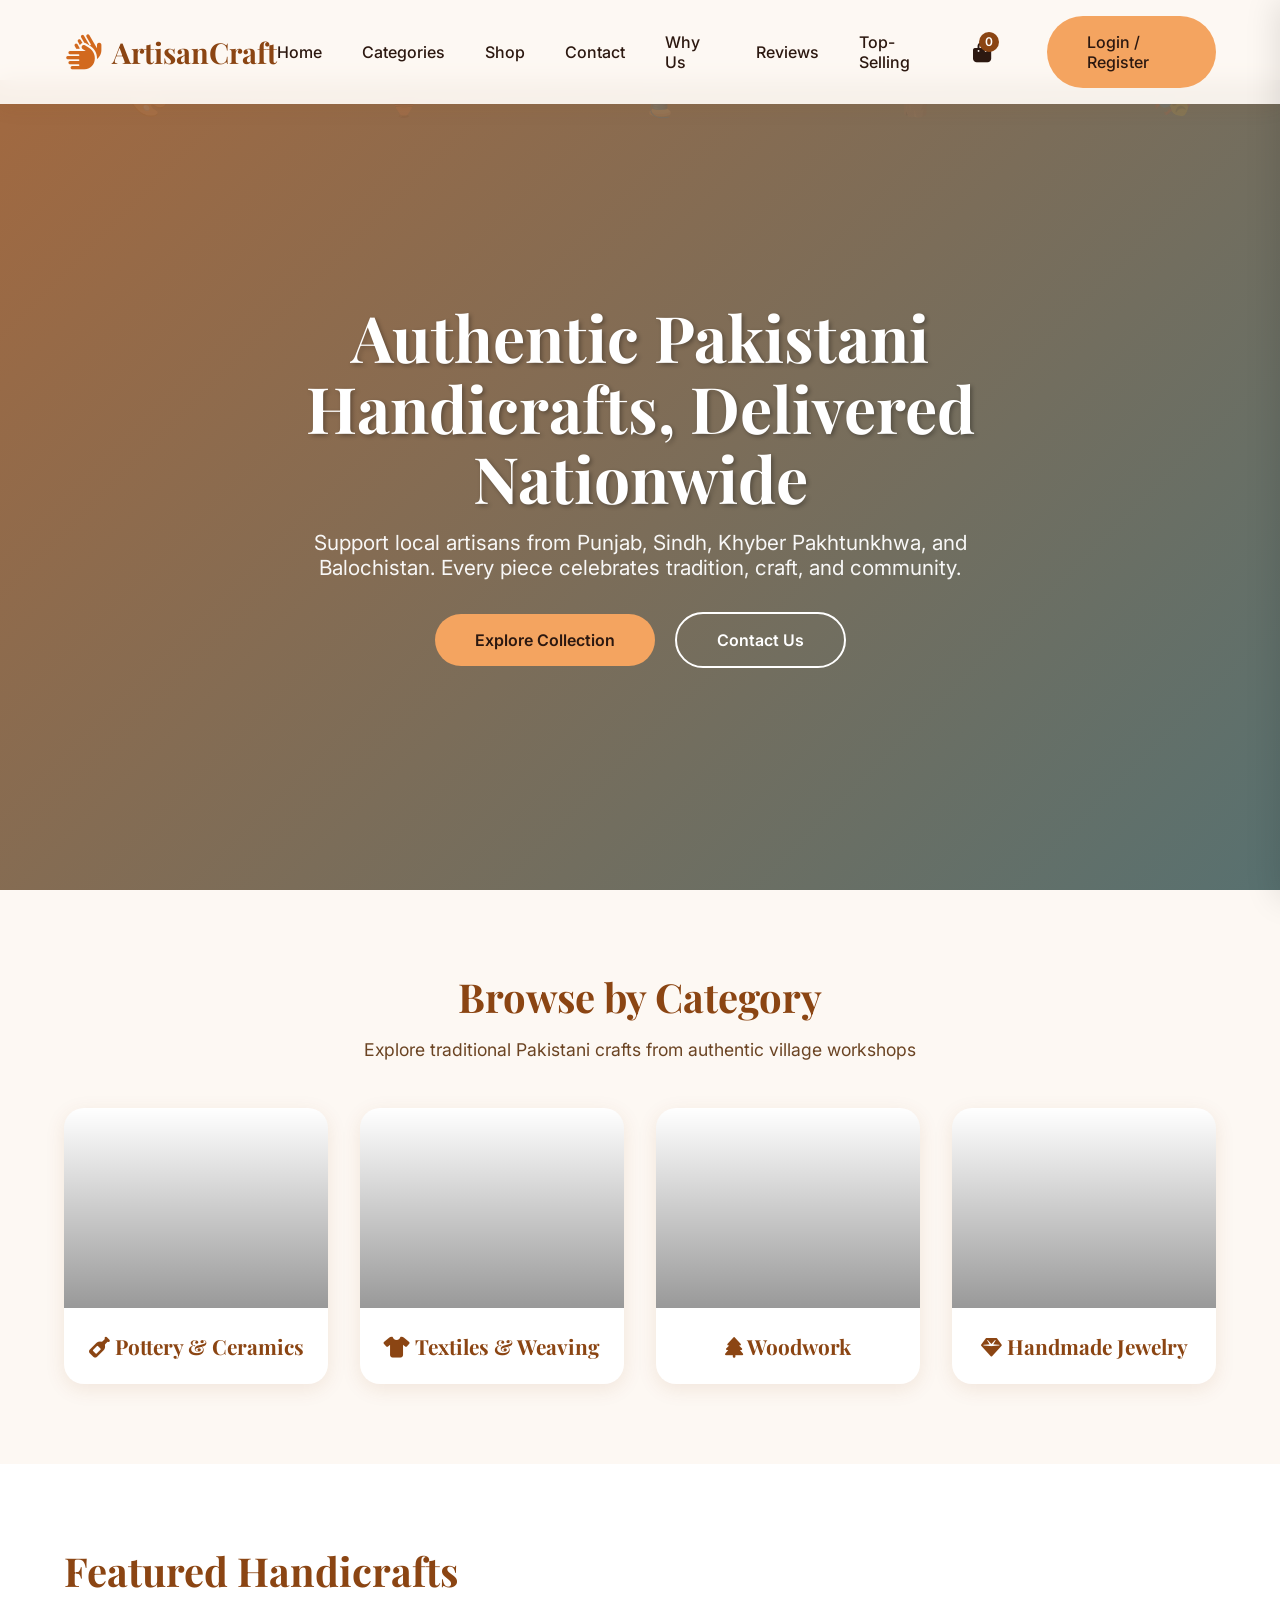
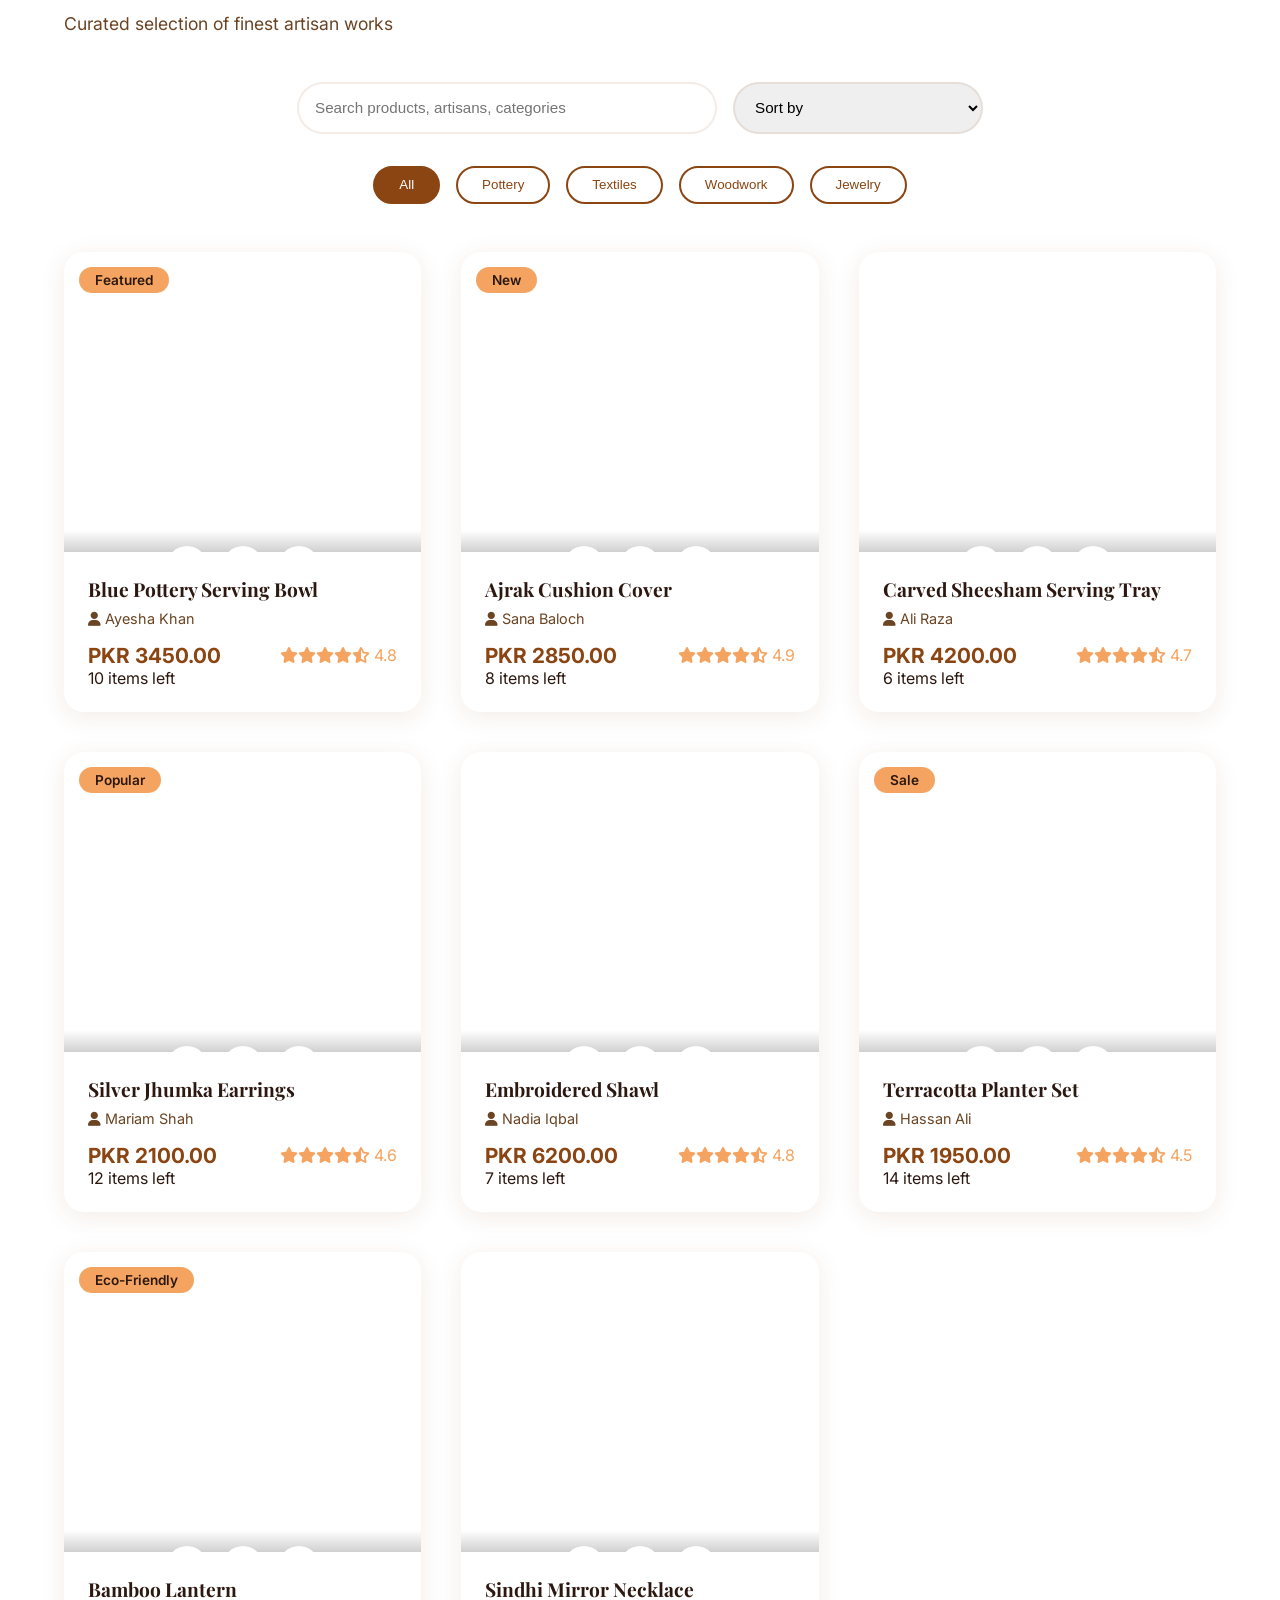
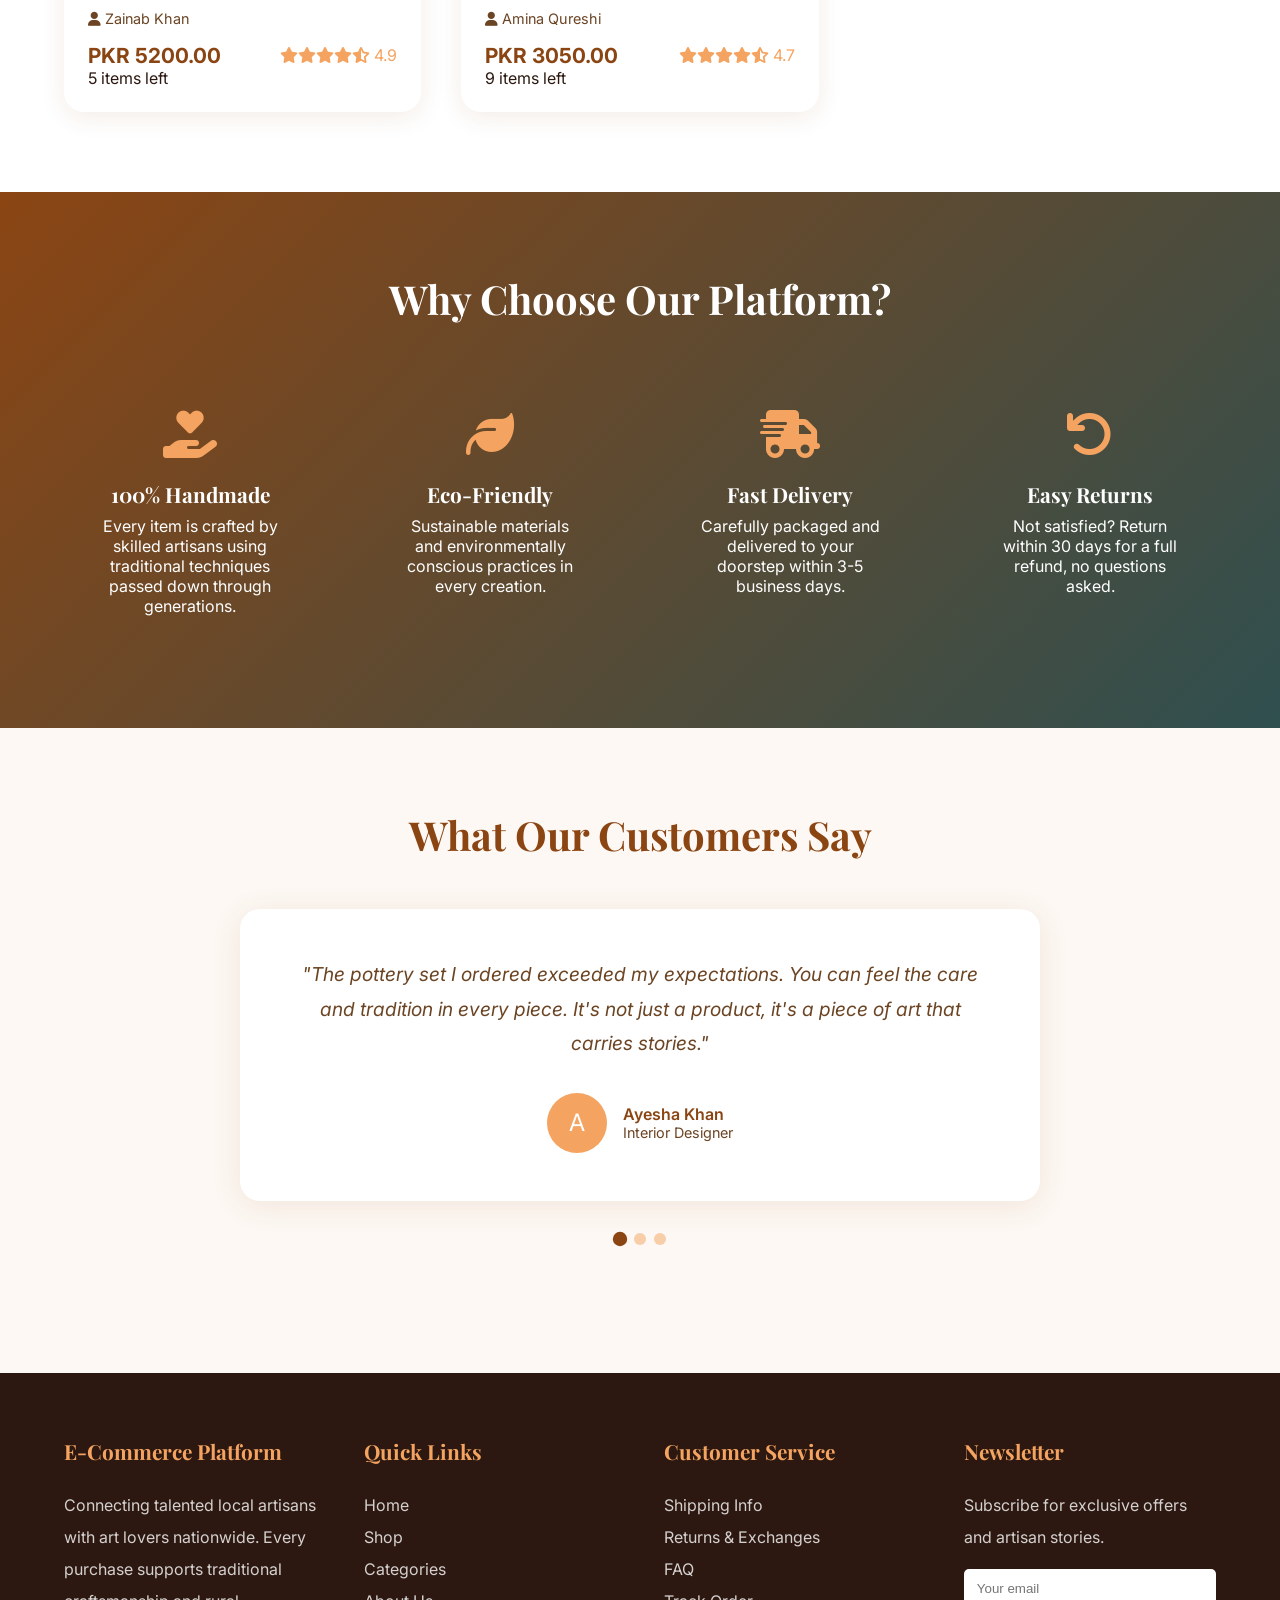
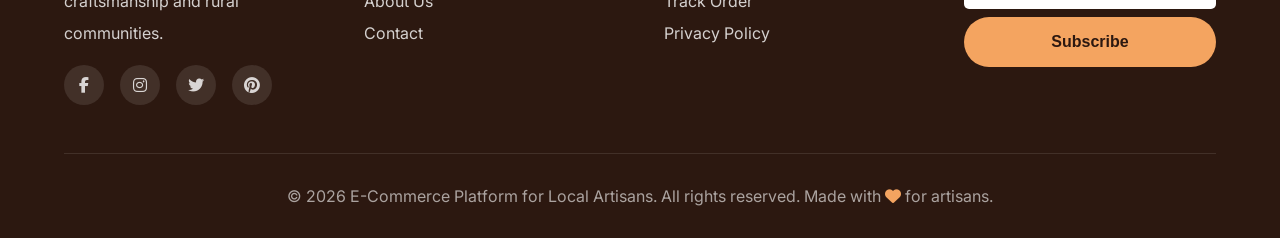
<file: index.html>
<!DOCTYPE html>
<html lang="en">
<head>
    <meta charset="UTF-8">
    <meta name="viewport" content="width=device-width, initial-scale=1.0">
    <title>E-Commerce Platform for Local Artisans - Pakistani Handicrafts Marketplace</title>
    <link href="https://fonts.googleapis.com/css2?family=Playfair+Display:wght@400;600;700&family=Inter:wght@300;400;500;600&display=swap" rel="stylesheet">
    <link rel="stylesheet" href="https://cdnjs.cloudflare.com/ajax/libs/font-awesome/6.4.0/css/all.min.css">
    <link rel="stylesheet" href="css/auth.css">
    <link rel="stylesheet" href="css/style.css">
</head>
<body>

    <!-- Navigation -->
    <nav id="navbar">
        <a href="index.html" class="logo">
            <i class="fas fa-hands"></i>
            <span class="logo-text">ArtisanCraft</span>
        </a>
        <ul class="nav-links">
            <li><a href="#home">Home</a></li>
            <li><a href="#categories">Categories</a></li>
            <li><a href="shop.html">Shop</a></li>
            <li><a href="contact.html">Contact</a></li>
            <li><a href="#features">Why Us</a></li>
            <li><a href="#testimonials">Reviews</a></li>
            <li><a href="#menu-items">Top-Selling</a></li>
            <li class="cart-icon" onclick="toggleCart()">
                <i class="fas fa-shopping-bag"></i>
                <span class="cart-count" id="cartCount">0</span>
            </li>
            <li id="authSection">
                <a href="login.html" class="btn btn-small">Login / Register</a>
            </li>
        </ul>
        <div class="mobile-menu" onclick="toggleMobileMenu()">
            <span></span>
            <span></span>
            <span></span>
        </div>
    </nav>

    <!-- Hero Section -->
    <section class="hero" id="home">
        <div class="floating-shapes">
            <div class="shape" style="left: 10%; animation-delay: 0s;">🎨</div>
            <div class="shape" style="left: 30%; animation-delay: 5s;">🏺</div>
            <div class="shape" style="left: 50%; animation-delay: 10s;">🧵</div>
            <div class="shape" style="left: 70%; animation-delay: 3s;">🪵</div>
            <div class="shape" style="left: 90%; animation-delay: 7s;">🎭</div>
        </div>
        <div class="hero-content">
            <h1>Authentic Pakistani Handicrafts, Delivered Nationwide</h1>
            <p>Support local artisans from Punjab, Sindh, Khyber Pakhtunkhwa, and Balochistan. Every piece celebrates tradition, craft, and community.</p>
            <div>
                <a href="shop.html" class="btn">Explore Collection</a>
                <a href="contact.html" class="btn btn-outline">Contact Us</a>
            </div>
        </div>
    </section>

    <!-- Categories -->
    <section class="categories" id="categories">
        <h2 class="section-title scroll-reveal">Browse by Category</h2>
        <p class="section-subtitle scroll-reveal">Explore traditional Pakistani crafts from authentic village workshops</p>
        <div class="category-grid">
            <div class="category-card scroll-reveal" onclick="filterProducts('pottery')">
                <div class="category-img" style="background-image: url('https://images.unsplash.com/photo-1565193566173-7a0ee3dbe261?ixlib=rb-4.0.3&auto=format&fit=crop&w=600&q=80');"></div>
                <h3><i class="fas fa-wine-bottle"></i> Pottery & Ceramics</h3>
            </div>
            <div class="category-card scroll-reveal" onclick="filterProducts('textiles')">
                <div class="category-img" style="background-image: url('https://images.unsplash.com/photo-1620799140408-edc6dcb6d633?ixlib=rb-4.0.3&auto=format&fit=crop&w=600&q=80');"></div>
                <h3><i class="fas fa-tshirt"></i> Textiles & Weaving</h3>
            </div>
            <div class="category-card scroll-reveal" onclick="filterProducts('woodwork')">
                <div class="category-img" style="background-image: url('https://images.unsplash.com/photo-1589829085413-56de8ae18c73?ixlib=rb-4.0.3&auto=format&fit=crop&w=600&q=80');"></div>
                <h3><i class="fas fa-tree"></i> Woodwork</h3>
            </div>
            <div class="category-card scroll-reveal" onclick="filterProducts('jewelry')">
                <div class="category-img" style="background-image: url('https://images.unsplash.com/photo-1515562141207-7a88fb7ce338?ixlib=rb-4.0.3&auto=format&fit=crop&w=600&q=80');"></div>
                <h3><i class="fas fa-gem"></i> Handmade Jewelry</h3>
            </div>
        </div>
    </section>

    <!-- Products -->
    <section class="products" id="products">
        <h2 class="section-title scroll-reveal">Featured Handicrafts</h2>
        <p class="section-subtitle scroll-reveal">Curated selection of finest artisan works</p>
        
        <div class="product-controls scroll-reveal">
            <input id="searchInput" type="text" placeholder="Search products, artisans, categories" oninput="applyProductFilters()">
            <select id="sortSelect" onchange="applyProductFilters()">
                <option value="default">Sort by</option>
                <option value="price_low">Price: Low to High</option>
                <option value="price_high">Price: High to Low</option>
                <option value="rating">Top Rated</option>
            </select>
        </div>

        <div class="filter-tabs scroll-reveal">
            <button class="tab active" onclick="filterProducts('all')">All</button>
            <button class="tab" onclick="filterProducts('pottery')">Pottery</button>
            <button class="tab" onclick="filterProducts('textiles')">Textiles</button>
            <button class="tab" onclick="filterProducts('woodwork')">Woodwork</button>
            <button class="tab" onclick="filterProducts('jewelry')">Jewelry</button>
        </div>

        <div class="product-grid" id="productGrid">
            <!-- Products will be dynamically inserted here -->
        </div>
    </section>

    <!-- Features -->
    <section class="features" id="features">
        <h2 class="section-title scroll-reveal" style="color: white;">Why Choose Our Platform?</h2>
        <div class="features-grid">
            <div class="feature-item scroll-reveal">
                <div class="feature-icon"><i class="fas fa-hand-holding-heart"></i></div>
                <h3>100% Handmade</h3>
                <p>Every item is crafted by skilled artisans using traditional techniques passed down through generations.</p>
            </div>
            <div class="feature-item scroll-reveal">
                <div class="feature-icon"><i class="fas fa-leaf"></i></div>
                <h3>Eco-Friendly</h3>
                <p>Sustainable materials and environmentally conscious practices in every creation.</p>
            </div>
            <div class="feature-item scroll-reveal">
                <div class="feature-icon"><i class="fas fa-shipping-fast"></i></div>
                <h3>Fast Delivery</h3>
                <p>Carefully packaged and delivered to your doorstep within 3-5 business days.</p>
            </div>
            <div class="feature-item scroll-reveal">
                <div class="feature-icon"><i class="fas fa-undo"></i></div>
                <h3>Easy Returns</h3>
                <p>Not satisfied? Return within 30 days for a full refund, no questions asked.</p>
            </div>
        </div>
    </section>

    <!-- Testimonials -->
    <section class="testimonials" id="testimonials">
        <h2 class="section-title scroll-reveal">What Our Customers Say</h2>
        <div class="testimonial-slider">
            <div class="testimonial-card active">
                <p class="quote">"The pottery set I ordered exceeded my expectations. You can feel the care and tradition in every piece. It's not just a product, it's a piece of art that carries stories."</p>
                <div class="testimonial-author">
                    <div class="author-img">A</div>
                    <div class="author-info">
                        <div class="author-name">Ayesha Khan</div>
                        <div class="author-role">Interior Designer</div>
                    </div>
                </div>
            </div>
            <div class="testimonial-card">
                <p class="quote">"I've been collecting handmade textiles for years, and the quality here is unmatched. The attention to detail and authenticity is remarkable. Highly recommended!"</p>
                <div class="testimonial-author">
                    <div class="author-img">B</div>
                    <div class="author-info">
                        <div class="author-name">Bilal Shah</div>
                        <div class="author-role">Art Collector</div>
                    </div>
                </div>
            </div>
            <div class="testimonial-card">
                <p class="quote">"Supporting local artisans while getting beautiful home decor? Count me in! The wooden sculptures are stunning conversation starters in my living room."</p>
                <div class="testimonial-author">
                    <div class="author-img">M</div>
                    <div class="author-info">
                        <div class="author-name">Mehwish Ali</div>
                        <div class="author-role">Homeowner</div>
                    </div>
                </div>
            </div>
            <div class="slider-dots">
                <span class="dot active" onclick="showTestimonial(0)"></span>
                <span class="dot" onclick="showTestimonial(1)"></span>
                <span class="dot" onclick="showTestimonial(2)"></span>
            </div>
        </div>
    </section>

    <!-- Footer -->
    <footer>
        <div class="footer-grid">
            <div class="footer-col">
                <h3>E-Commerce Platform</h3>
                <p>Connecting talented local artisans with art lovers nationwide. Every purchase supports traditional craftsmanship and rural communities.</p>
                <div class="social-links">
                    <a href="#"><i class="fab fa-facebook-f"></i></a>
                    <a href="#"><i class="fab fa-instagram"></i></a>
                    <a href="#"><i class="fab fa-twitter"></i></a>
                    <a href="#"><i class="fab fa-pinterest"></i></a>
                </div>
            </div>
            <div class="footer-col">
                <h3>Quick Links</h3>
                <a href="#home">Home</a><br>
                <a href="#products">Shop</a><br>
                <a href="#categories">Categories</a><br>
                <a href="#features">About Us</a><br>
                <a href="#">Contact</a>
            </div>
            <div class="footer-col">
                <h3>Customer Service</h3>
                <a href="#">Shipping Info</a><br>
                <a href="#">Returns & Exchanges</a><br>
                <a href="#">FAQ</a><br>
                <a href="#">Track Order</a><br>
                <a href="#">Privacy Policy</a>
            </div>
            <div class="footer-col">
                <h3>Newsletter</h3>
                <p>Subscribe for exclusive offers and artisan stories.</p>
                <form style="margin-top: 1rem;" onsubmit="event.preventDefault(); showToast('Subscribed successfully!')">
                    <input type="email" placeholder="Your email" style="padding: 0.8rem; border-radius: 5px; border: none; width: 100%; margin-bottom: 0.5rem;">
                    <button type="submit" class="btn" style="width: 100%;">Subscribe</button>
                </form>
            </div>
        </div>
        <div class="footer-bottom">
            <p>&copy; 2026 E-Commerce Platform for Local Artisans. All rights reserved. Made with <i class="fas fa-heart" style="color: var(--secondary);"></i> for artisans.</p>
        </div>
    </footer>

    <!-- Cart Sidebar -->
    <div class="overlay" id="overlay" onclick="toggleCart()"></div>
    <div class="cart-sidebar" id="cartSidebar">
        <div class="cart-header">
            <h3><i class="fas fa-shopping-bag"></i> Your Cart</h3>
            <button class="close-cart" onclick="toggleCart()"><i class="fas fa-times"></i></button>
        </div>
        <div class="cart-items" id="cartItems">
            <!-- Cart items will be dynamically inserted -->
        </div>
        <div class="cart-footer">
            <div class="cart-total">
                <span>Total:</span>
                <span id="cartTotal">PKR 0.00</span>
            </div>
            <button class="checkout-btn" onclick="checkout()">
                <i class="fas fa-lock"></i> Proceed to Checkout
            </button>
        </div>
    </div>

    <!-- Quick View Modal -->
    <div class="modal" id="quickViewModal">
        <div class="modal-content">
            <button class="close-modal" onclick="closeModal()"><i class="fas fa-times"></i></button>
            <div class="modal-img" id="modalImg"></div>
            <div class="modal-details">
                <h2 class="modal-title" id="modalTitle">Product Title</h2>
                <div class="modal-price" id="modalPrice">PKR 0.00</div>
                <p class="modal-desc" id="modalDesc">Description</p>
                <div class="modal-actions">
                    <button class="btn" onclick="addToCartFromModal()" style="flex: 1;">
                        <i class="fas fa-shopping-cart"></i> Add to Cart
                    </button>
                    <button class="btn btn-outline" onclick="closeModal()" style="flex: 1;">
                        Close
                    </button>
                </div>
            </div>
        </div>
    </div>

    <!-- Toast -->
    <div class="toast" id="toast">
        <i class="fas fa-check-circle"></i>
        <span id="toastMessage">Added to cart!</span>
    </div>

    <script type="text/template">
        // Product Data
    const products = [
    {
        id: 1,
        name: "Blue Pottery Serving Bowl",
        artisan: "Ayesha Khan",
        sellerName: "Multan Blue Pottery",
        price: 3450.00,
        category: "pottery",
        image: "https://images.unsplash.com/photo-1760124056943-eb64936d3d2a?q=80&w=736&auto=format&fit=crop&ixlib=rb-4.1.0&ixid=M3wxMjA3fDB8MHxwaG90by1wYWdlfHx8fGVufDB8fHx8fA%3D%3D",
        rating: 4.8,
        badge: "Featured",
        description: "Hand-painted blue pottery bowl made in Multan using traditional craftsmanship.",
        status: 'approved',
        stock: 10,
        createdAt: new Date().toISOString()
    },
    {
        id: 2,
        name: "Ajrak Cushion Cover",
        artisan: "Sana Baloch",
        sellerName: "Sindh Textiles",
        price: 2850.00,
        category: "textiles",
        image: "https://images.unsplash.com/photo-1553114552-c4ece3a33c93?q=80&w=1170&auto=format&fit=crop&ixlib=rb-4.1.0&ixid=M3wxMjA3fDB8MHxwaG90by1wYWdlfHx8fGVufDB8fHx8fA%3D%3D",
        rating: 4.9,
        badge: "New",
        description: "Authentic Ajrak cushion cover hand-printed in Sindh with rich colors.",
        status: 'approved',
        stock: 8,
        createdAt: new Date().toISOString()
    },
    {
        id: 3,
        name: "Carved Sheesham Serving Tray",
        artisan: "Ali Raza",
        sellerName: "Lahore Woodworks",
        price: 4200.00,
        category: "woodwork",
        image: "https://decoracrafts.shop/wp-content/uploads/2025/09/10.png",
        rating: 4.7,
        badge: null,
        description: "Carved sheesham wood tray with polished finish, handcrafted in Lahore.",
        status: 'approved',
        stock: 6,
        createdAt: new Date().toISOString()
    },
    {
        id: 4,
        name: "Silver Jhumka Earrings",
        artisan: "Mariam Shah",
        sellerName: "Karachi Silver Studio",
        price: 2100.00,
        category: "jewelry",
        image: "https://images.unsplash.com/photo-1714733831162-0a6e849141be?q=80&w=835&auto=format&fit=crop&ixlib=rb-4.1.0&ixid=M3wxMjA3fDB8MHxwaG90by1wYWdlfHx8fGVufDB8fHx8fA%3D%3D",
        rating: 4.6,
        badge: "Popular",
        description: "Classic silver jhumka earrings handcrafted by Peshawari silversmiths.",
        status: 'approved',
        stock: 12,
        createdAt: new Date().toISOString()
    },
    {
        id: 5,
        name: "Embroidered Shawl",
        artisan: "Nadia Iqbal",
        sellerName: "Kashmir Looms",
        price: 6200.00,
        category: "textiles",
        image: "https://plus.unsplash.com/premium_photo-1769127518346-db9ff1a13998?q=80&w=1170&auto=format&fit=crop&ixlib=rb-4.1.0&ixid=M3wxMjA3fDB8MHxwaG90by1wYWdlfHx8fGVufDB8fHx8fA%3D%3D",
        rating: 4.8,
        badge: null,
        description: "Soft embroidered shawl with intricate Kashmiri paisley motifs.",
        status: 'approved',
        stock: 7,
        createdAt: new Date().toISOString()
    },
    {
        id: 6,
        name: "Terracotta Planter Set",
        artisan: "Hassan Ali",
        sellerName: "Gujranwala Clay Works",
        price: 1950.00,
        category: "pottery",
        image: "https://images.unsplash.com/photo-1730818705543-db44a62fd4f7?q=80&w=765&auto=format&fit=crop&ixlib=rb-4.1.0&ixid=M3wxMjA3fDB8MHxwaG90by1wYWdlfHx8fGVufDB8fHx8fA%3D%3D",
        rating: 4.5,
        badge: "Sale",
        description: "Rustic terracotta planter set made by clay artisans in Gujranwala.",
        status: 'approved',
        stock: 14,
        createdAt: new Date().toISOString()
    },
    {
        id: 7,
        name: "Bamboo Lantern",
        artisan: "Zainab Khan",
        sellerName: "Karachi Bamboo",
        price: 5200.00,
        category: "woodwork",
        image: "https://plus.unsplash.com/premium_photo-1680799223305-2bb0335f726b?q=80&w=688&auto=format&fit=crop&ixlib=rb-4.1.0&ixid=M3wxMjA3fDB8MHxwaG90by1wYWdlfHx8fGVufDB8fHx8fA%3D%3D",
        rating: 4.9,
        badge: "Eco-Friendly",
        description: "Handwoven bamboo lantern for warm ambient lighting.",
        status: 'approved',
        stock: 5,
        createdAt: new Date().toISOString()
    },
    {
        id: 8,
        name: "Sindhi Mirror Necklace",
        artisan: "Amina Qureshi",
        sellerName: "Sindh Jewelry Hub",
        price: 3050.00,
        category: "jewelry",
        image: "https://tse4.mm.bing.net/th/id/OIP.Sx9dL9T1kuzwYGJTEBs0CAHaHa?rs=1&pid=ImgDetMain&o=7&rm=3",
        rating: 4.7,
        badge: null,
        description: "Handcrafted Sindhi mirror necklace with traditional decorative details.",
        status: 'approved',
        stock: 9,
        createdAt: new Date().toISOString()
    }
        ];

        let cart = [];
        let currentModalProduct = null;

        // Initialize
        document.addEventListener('DOMContentLoaded', () => {
            renderProducts('all');
            setupScrollReveal();
            setupNavbar();
        });

        // Render Products
        function renderProducts(category) {
            const grid = document.getElementById('productGrid');
            const filtered = category === 'all' ? products : products.filter(p => p.category === category);
            
            grid.innerHTML = filtered.map(product => `
                <div class="product-card scroll-reveal">
                    <div class="product-img" style="background-image: url('${product.image}')">
                        ${product.badge ? `<span class="product-badge">${product.badge}</span>` : ''}
                        <div class="product-actions">
                            <button class="action-btn" onclick="quickView('${product.id}')" title="Quick View">
                                <i class="fas fa-eye"></i>
                            </button>
                            <button class="action-btn" onclick="addToCart('${product.id}')" title="Add to Cart">
                                <i class="fas fa-shopping-cart"></i>
                            </button>
                            <button class="action-btn" onclick="toggleWishlist('${product.id}')" title="Wishlist">
                                <i class="fas fa-heart"></i>
                            </button>
                        </div>
                    </div>
                    <div class="product-info">
                        <h3 class="product-title">${product.title}</h3>
                        <p class="product-artisan"><i class="fas fa-user"></i> ${product.artisan}</p>
                        <div class="product-price">
                            <span class="price">PKR ${product.price.toFixed(2)}</span>
                            <span class="rating">
                                ${Array(5).fill(0).map((_, i) => 
                                    `<i class="fas fa-star${i < Math.floor(product.rating) ? '' : '-half-alt'}"></i>`
                                ).join('')}
                                ${product.rating}
                            </span>
                        </div>
                    </div>
                </div>
            `).join('');

            // Re-trigger scroll reveal for new elements
            setTimeout(() => {
                document.querySelectorAll('.product-card').forEach(el => {
                    el.classList.add('active');
                });
            }, 100);
        }

        // Filter Products
        function filterProducts(category) {
            // Update active tab
            document.querySelectorAll('.tab').forEach(tab => {
                tab.classList.remove('active');
                if (tab.textContent.toLowerCase().includes(category) || (category === 'all' && tab.textContent === 'All')) {
                    tab.classList.add('active');
                }
            });

            renderProducts(category);
            
            // Scroll to products if coming from category click
            if (window.scrollY < document.getElementById('products').offsetTop - 100) {
                document.getElementById('products').scrollIntoView({ behavior: 'smooth' });
            }
        }

        // Quick View
        function quickView(id) {
            const product = products.find(p => String(p.id) === String(id));
            if (!product) return showToast('Product not found', 'error');
            currentModalProduct = product;
            
            document.getElementById('modalImg').style.backgroundImage = `url('${product.image}')`;
            document.getElementById('modalTitle').textContent = product.title || product.name;
            document.getElementById('modalPrice').textContent = `PKR ${Number(product.price || 0).toFixed(2)}`;
            document.getElementById('modalDesc').textContent = product.description || '';
            
            document.getElementById('quickViewModal').classList.add('active');
        }

        function closeModal() {
            document.getElementById('quickViewModal').classList.remove('active');
        }

        function addToCartFromModal() {
            if (currentModalProduct) {
                addToCart(currentModalProduct.id);
                closeModal();
            }
        }

        // Cart Functions
        function addToCart(id) {
            const product = products.find(p => String(p.id) === String(id));
            if (!product) return showToast('Product not found', 'error');
            if (product.stock === 0) return showToast('This product is sold out', 'error');

            const existingItem = cart.find(item => String(item.id) === String(id));
            if (existingItem) {
                if (existingItem.quantity >= (product.stock || 1)) return showToast('No more stock available for this product', 'error');
                existingItem.quantity++;
            } else {
                cart.push({ ...product, quantity: 1 });
            }
            
            updateCart();
            showToast(`${product.title || product.name} added to cart!`);
        }

        function removeFromCart(id) {
            cart = cart.filter(item => item.id !== id);
            updateCart();
        }

        function updateQuantity(id, change) {
            const item = cart.find(item => item.id === id);
            if (item) {
                item.quantity += change;
                if (item.quantity <= 0) {
                    removeFromCart(id);
                } else {
                    updateCart();
                }
            }
        }

        function updateCart() {
            const cartItems = document.getElementById('cartItems');
            const cartCount = document.getElementById('cartCount');
            const cartTotal = document.getElementById('cartTotal');
            
            const totalItems = cart.reduce((sum, item) => sum + item.quantity, 0);
            const totalPrice = cart.reduce((sum, item) => sum + (item.price * item.quantity), 0);
            
            cartCount.textContent = totalItems;
            cartTotal.textContent = `PKR ${totalPrice.toFixed(2)}`;
            
            if (cart.length === 0) {
                cartItems.innerHTML = `
                    <div style="text-align: center; padding: 3rem 1rem; color: var(--text-light);">
                        <i class="fas fa-shopping-bag" style="font-size: 3rem; margin-bottom: 1rem; opacity: 0.3;"></i>
                        <p>Your cart is empty</p>
                        <a href="#products" class="btn" style="margin-top: 1rem;" onclick="toggleCart()">Start Shopping</a>
                    </div>
                `;
            } else {
                cartItems.innerHTML = cart.map(item => `
                    <div class="cart-item">
                        <div class="cart-item-img" style="background-image: url('${item.image}')"></div>
                        <div class="cart-item-details">
                            <div class="cart-item-title">${item.title}</div>
                            <div class="cart-item-price">PKR ${item.price.toFixed(2)}</div>
                            <div class="quantity-control">
                                <button class="qty-btn" onclick="updateQuantity(${item.id}, -1)">-</button>
                                <span>${item.quantity}</span>
                                <button class="qty-btn" onclick="updateQuantity(${item.id}, 1)">+</button>
                            </div>
                            <span class="remove-item" onclick="removeFromCart(${item.id})">
                                <i class="fas fa-trash"></i> Remove
                            </span>
                        </div>
                    </div>
                `).join('');
            }
        }

        function toggleCart() {
            document.getElementById('cartSidebar').classList.toggle('open');
            document.getElementById('overlay').classList.toggle('active');
        }

        function checkout() {
            if (cart.length === 0) {
                showToast('Your cart is empty!');
                return;
            }
            showToast('Proceeding to checkout...');
            setTimeout(() => {
                alert('Thank you for your order! This is a demo checkout.');
                cart = [];
                updateCart();
                toggleCart();
            }, 1500);
        }

        // Toast Notification
        function showToast(message) {
            const toast = document.getElementById('toast');
            document.getElementById('toastMessage').textContent = message;
            toast.classList.add('show');
            
            setTimeout(() => {
                toast.classList.remove('show');
            }, 3000);
        }

        // Testimonial Slider
        let currentTestimonial = 0;
        const testimonials = document.querySelectorAll('.testimonial-card');
        const dots = document.querySelectorAll('.dot');

        function showTestimonial(index) {
            testimonials.forEach(t => t.classList.remove('active'));
            dots.forEach(d => d.classList.remove('active'));
            
            testimonials[index].classList.add('active');
            dots[index].classList.add('active');
            currentTestimonial = index;
        }

        // Auto-advance testimonials
        setInterval(() => {
            currentTestimonial = (currentTestimonial + 1) % testimonials.length;
            showTestimonial(currentTestimonial);
        }, 5000);

        // Scroll Reveal Animation
        function setupScrollReveal() {
            const observer = new IntersectionObserver((entries) => {
                entries.forEach(entry => {
                    if (entry.isIntersecting) {
                        entry.target.classList.add('active');
                    }
                });
            }, { threshold: 0.1 });

            document.querySelectorAll('.scroll-reveal').forEach(el => {
                observer.observe(el);
            });
        }

        // Navbar Scroll Effect
        function setupNavbar() {
            const navbar = document.getElementById('navbar');
            let lastScroll = 0;

            window.addEventListener('scroll', () => {
                const currentScroll = window.pageYOffset;
                
                if (currentScroll > 100) {
                    navbar.style.boxShadow = '0 2px 20px rgba(139, 69, 19, 0.15)';
                } else {
                    navbar.style.boxShadow = '0 2px 20px var(--shadow)';
                }
                
                lastScroll = currentScroll;
            });
        }

        // Mobile Menu
        function toggleMobileMenu() {
            // Simple mobile menu toggle - in production, you'd expand this
            document.querySelector('.nav-links').classList.toggle('mobile-active');
        }

        // Smooth Scroll for Navigation Links
        document.querySelectorAll('a[href^="#"]').forEach(anchor => {
            anchor.addEventListener('click', function (e) {
                e.preventDefault();
                const target = document.querySelector(this.getAttribute('href'));
                if (target) {
                    target.scrollIntoView({ behavior: 'smooth', block: 'start' });
                }
            });
        });

        // Close modal on escape key
        document.addEventListener('keydown', (e) => {
            if (e.key === 'Escape') {
                closeModal();
                if (document.getElementById('cartSidebar').classList.contains('open')) {
                    toggleCart();
                }
            }
        });
    </script>
    <script src="js/auth.js"></script>
    <script src="js/main.js"></script>
</body>
</html>
</file>
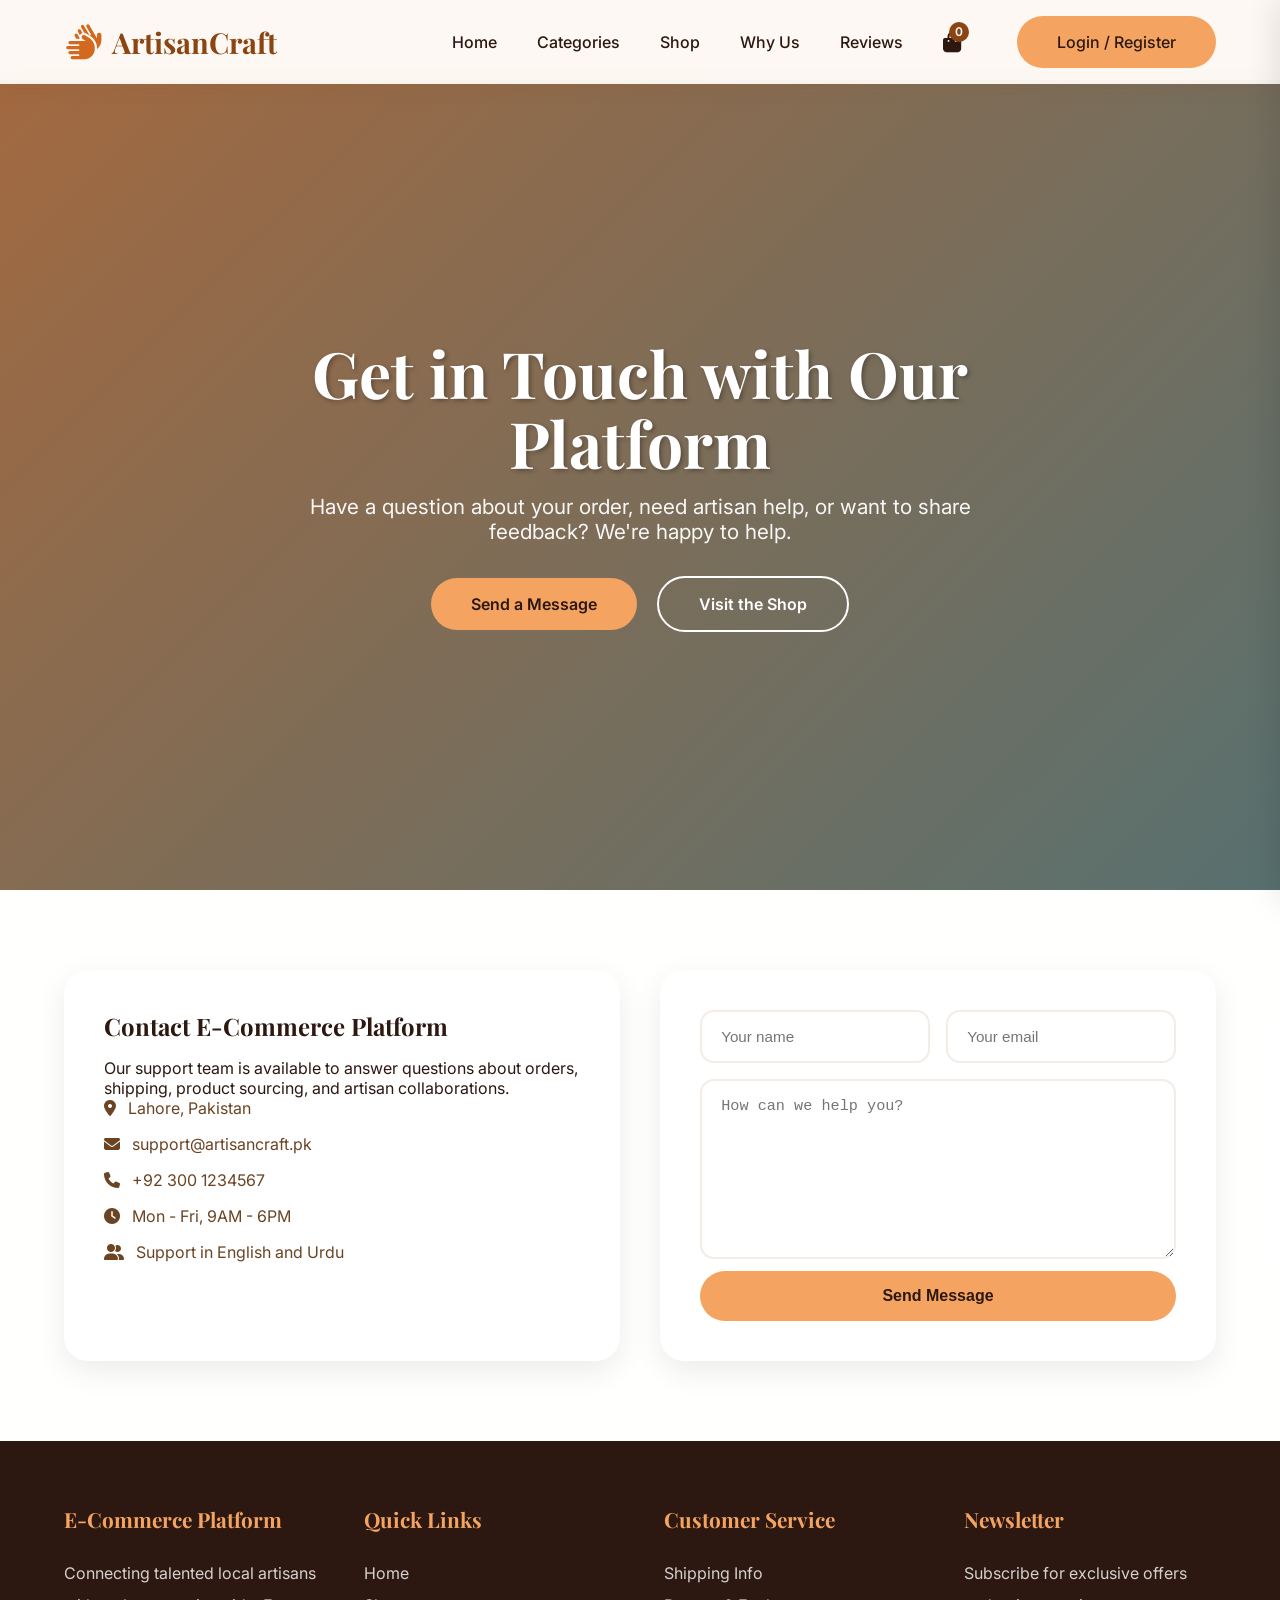
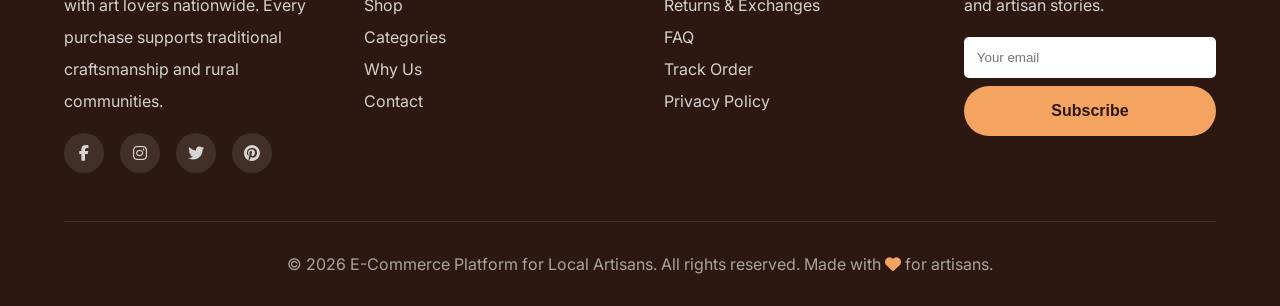
<file: contact.html>
<!DOCTYPE html>
<html lang="en">
<head>
    <meta charset="UTF-8">
    <meta name="viewport" content="width=device-width, initial-scale=1.0">
    <title>Contact Us - E-Commerce Platform for Local Artisans</title>
    <link href="https://fonts.googleapis.com/css2?family=Playfair+Display:wght@400;600;700&family=Inter:wght@300;400;500;600&display=swap" rel="stylesheet">
    <link rel="stylesheet" href="https://cdnjs.cloudflare.com/ajax/libs/font-awesome/6.4.0/css/all.min.css">
    <link rel="stylesheet" href="css/auth.css">
    <link rel="stylesheet" href="css/style.css">
</head>
<body>
    <nav id="navbar">
        <a href="index.html" class="logo">
            <i class="fas fa-hands"></i>
            <span class="logo-text">ArtisanCraft</span>
        </a>
        <ul class="nav-links">
            <li><a href="index.html#home">Home</a></li>
            <li><a href="index.html#categories">Categories</a></li>
            <li><a href="shop.html">Shop</a></li>
            <li><a href="index.html#features">Why Us</a></li>
            <li><a href="index.html#testimonials">Reviews</a></li>
            <li class="cart-icon" onclick="toggleCart()">
                <i class="fas fa-shopping-bag"></i>
                <span class="cart-count" id="cartCount">0</span>
            </li>
            <li id="authSection">
                <a href="login.html" class="btn btn-small">Login / Register</a>
            </li>
        </ul>
        <div class="mobile-menu" onclick="toggleMobileMenu()">
            <span></span>
            <span></span>
            <span></span>
        </div>
    </nav>

    <section class="hero shop-hero" id="contactHero">
        <div class="hero-content">
            <h1>Get in Touch with Our Platform</h1>
            <p>Have a question about your order, need artisan help, or want to share feedback? We're happy to help.</p>
            <div>
                <a href="#contactForm" class="btn">Send a Message</a>
                <a href="shop.html" class="btn btn-outline">Visit the Shop</a>
            </div>
        </div>
    </section>

    <section class="contact-section" id="details">
        <div class="contact-grid">
            <div class="contact-details scroll-reveal">
                <h2>Contact E-Commerce Platform</h2>
                <p>Our support team is available to answer questions about orders, shipping, product sourcing, and artisan collaborations.</p>
                <div class="contact-info">
                    <p><i class="fas fa-map-marker-alt"></i> Lahore, Pakistan</p>
                    <p><i class="fas fa-envelope"></i> support@artisancraft.pk</p>
                    <p><i class="fas fa-phone"></i> +92 300 1234567</p>
                </div>
                <div class="contact-info">
                    <p><i class="fas fa-clock"></i> Mon - Fri, 9AM - 6PM</p>
                    <p><i class="fas fa-user-friends"></i> Support in English and Urdu</p>
                </div>
            </div>
            <form class="contact-form scroll-reveal" id="contactForm" onsubmit="submitContactForm(event)">
                <div class="form-row">
                    <input type="text" id="contactName" placeholder="Your name" required>
                    <input type="email" id="contactEmail" placeholder="Your email" required>
                </div>
                <textarea id="contactMessage" rows="6" placeholder="How can we help you?" required></textarea>
                <button type="submit" class="btn">Send Message</button>
            </form>
        </div>
    </section>

    <footer>
        <div class="footer-grid">
            <div class="footer-col">
                <h3>E-Commerce Platform</h3>
                <p>Connecting talented local artisans with art lovers nationwide. Every purchase supports traditional craftsmanship and rural communities.</p>
                <div class="social-links">
                    <a href="#"><i class="fab fa-facebook-f"></i></a>
                    <a href="#"><i class="fab fa-instagram"></i></a>
                    <a href="#"><i class="fab fa-twitter"></i></a>
                    <a href="#"><i class="fab fa-pinterest"></i></a>
                </div>
            </div>
            <div class="footer-col">
                <h3>Quick Links</h3>
                <a href="index.html#home">Home</a><br>
                <a href="shop.html">Shop</a><br>
                <a href="index.html#categories">Categories</a><br>
                <a href="index.html#features">Why Us</a><br>
                <a href="contact.html">Contact</a>
            </div>
            <div class="footer-col">
                <h3>Customer Service</h3>
                <a href="#">Shipping Info</a><br>
                <a href="#">Returns & Exchanges</a><br>
                <a href="#">FAQ</a><br>
                <a href="#">Track Order</a><br>
                <a href="#">Privacy Policy</a>
            </div>
            <div class="footer-col">
                <h3>Newsletter</h3>
                <p>Subscribe for exclusive offers and artisan stories.</p>
                <form style="margin-top: 1rem;" onsubmit="event.preventDefault(); showToast('Subscribed successfully!')">
                    <input type="email" placeholder="Your email" style="padding: 0.8rem; border-radius: 5px; border: none; width: 100%; margin-bottom: 0.5rem;">
                    <button type="submit" class="btn" style="width: 100%;">Subscribe</button>
                </form>
            </div>
        </div>
        <div class="footer-bottom">
            <p>&copy; 2026 E-Commerce Platform for Local Artisans. All rights reserved. Made with <i class="fas fa-heart" style="color: var(--secondary);"></i> for artisans.</p>
        </div>
    </footer>

    <div class="overlay" id="overlay" onclick="toggleCart()"></div>
    <div class="cart-sidebar" id="cartSidebar">
        <div class="cart-header">
            <h3><i class="fas fa-shopping-bag"></i> Your Cart</h3>
            <button class="close-cart" onclick="toggleCart()"><i class="fas fa-times"></i></button>
        </div>
        <div class="cart-items" id="cartItems"></div>
        <div class="cart-footer">
            <div class="cart-total">
                <span>Total:</span>
                <span id="cartTotal">PKR 0.00</span>
            </div>
            <button class="checkout-btn" onclick="checkout()">
                <i class="fas fa-lock"></i> Proceed to Checkout
            </button>
        </div>
    </div>

    <div class="modal" id="quickViewModal">
        <div class="modal-content">
            <button class="close-modal" onclick="closeModal()"><i class="fas fa-times"></i></button>
            <div class="modal-img" id="modalImg"></div>
            <div class="modal-details">
                <h2 class="modal-title" id="modalTitle">Product Title</h2>
                <div class="modal-price" id="modalPrice">PKR 0.00</div>
                <p class="modal-desc" id="modalDesc">Description</p>
                <div class="modal-actions">
                    <button class="btn" onclick="addToCartFromModal()" style="flex: 1;">
                        <i class="fas fa-shopping-cart"></i> Add to Cart
                    </button>
                    <button class="btn btn-outline" onclick="closeModal()" style="flex: 1;">
                        Close
                    </button>
                </div>
            </div>
        </div>
    </div>

    <div class="toast" id="toast">
        <i class="fas fa-check-circle"></i>
        <span id="toastMessage">Added to cart!</span>
    </div>

    <script src="js/main.js"></script>
</body>
</html>
</file>
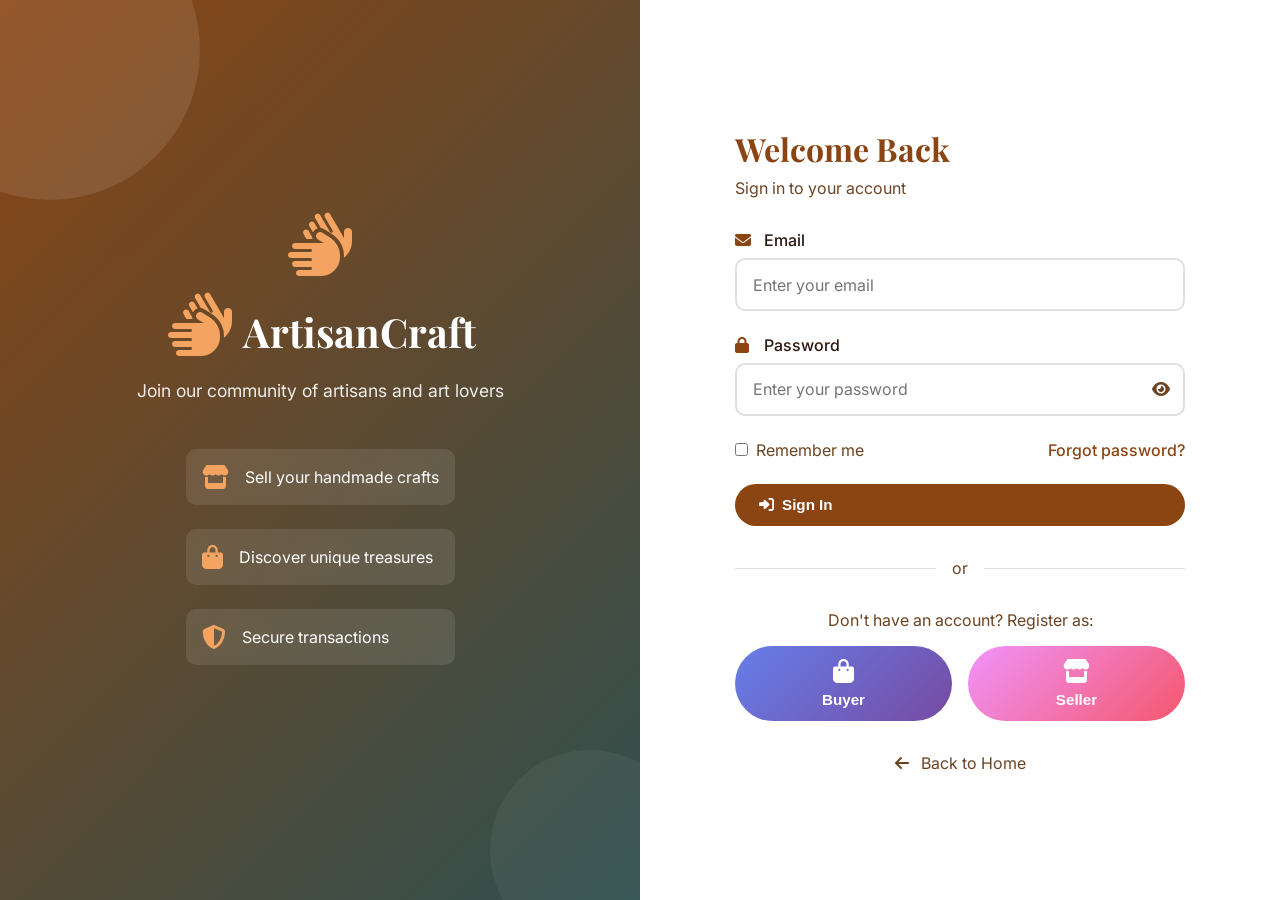
<file: login.html>
<!DOCTYPE html>
<html lang="en">
<head>
    <meta charset="UTF-8">
    <meta name="viewport" content="width=device-width, initial-scale=1.0">
    <title>Login - E-Commerce Platform for Local Artisans</title>
    <link href="https://fonts.googleapis.com/css2?family=Playfair+Display:wght@400;600;700&family=Inter:wght@300;400;500;600&display=swap" rel="stylesheet">
    <link rel="stylesheet" href="https://cdnjs.cloudflare.com/ajax/libs/font-awesome/6.4.0/css/all.min.css">
    <link rel="stylesheet" href="css/auth.css">
    <link rel="stylesheet" href="css/dashboard.css">
    
</head>
<body>
    <div class="auth-container">
        <div class="auth-left">
            <div class="auth-brand">
                <i class="fas fa-hands"></i>
                <h1><i class="fas fa-hands"></i> ArtisanCraft</h1>
                <p>Join our community of artisans and art lovers</p>
            </div>
            <div class="auth-features">
                <div class="feature">
                    <i class="fas fa-store"></i>
                    <span>Sell your handmade crafts</span>
                </div>
                <div class="feature">
                    <i class="fas fa-shopping-bag"></i>
                    <span>Discover unique treasures</span>
                </div>
                <div class="feature">
                    <i class="fas fa-shield-alt"></i>
                    <span>Secure transactions</span>
                </div>
            </div>
        </div>
        
        <div class="auth-right">
            <!-- Login Form -->
            <div class="auth-form" id="loginForm">
                <h2>Welcome Back</h2>
                <p>Sign in to your account</p>
                
                <form onsubmit="handleLogin(event)">
                    <div class="form-group">
                        <label><i class="fas fa-envelope"></i> Email</label>
                        <input type="email" id="loginEmail" placeholder="Enter your email" required>
                    </div>
                    
                    <div class="form-group">
                        <label><i class="fas fa-lock"></i> Password</label>
                        <div class="password-input">
                            <input type="password" id="loginPassword" placeholder="Enter your password" required>
                            <i class="fas fa-eye toggle-password" onclick="togglePassword('loginPassword', this)"></i>
                        </div>
                    </div>
                    
                    <div class="form-options">
                        <label class="remember">
                            <input type="checkbox"> Remember me
                        </label>
                        <a href="#" class="forgot">Forgot password?</a>
                    </div>
                    
                    <button type="submit" class="btn btn-auth">
                        <i class="fas fa-sign-in-alt"></i> Sign In
                    </button>
                </form>
                
                <div class="auth-divider">
                    <span>or</span>
                </div>
                
                <div class="role-selector">
                    <p>Don't have an account? Register as:</p>
                    <div class="role-buttons">
                        <button class="btn btn-role buyer" onclick="showRegister('buyer')">
                            <i class="fas fa-shopping-bag"></i> Buyer
                        </button>
                        <button class="btn btn-role seller" onclick="showRegister('seller')">
                            <i class="fas fa-store"></i> Seller
                        </button>
                    </div>
                </div>
                
                <a href="index.html" class="back-home">
                    <i class="fas fa-arrow-left"></i> Back to Home
                </a>
            </div>

            <!-- Registration Form -->
            <div class="auth-form hidden" id="registerForm">
                <h2>Create Account</h2>
                <p id="registerSubtitle">Register as a Buyer</p>
                
                <form onsubmit="handleRegister(event)">
                    <input type="hidden" id="registerRole" value="buyer">
                    
                    <div class="form-group">
                        <label><i class="fas fa-user"></i> Full Name</label>
                        <input type="text" id="regName" placeholder="Enter your full name" required>
                    </div>
                    
                    <div class="form-group">
                        <label><i class="fas fa-envelope"></i> Email</label>
                        <input type="email" id="regEmail" placeholder="Enter your email" required>
                    </div>
                    
                    <div class="form-group" id="shopNameGroup" style="display: none;">
                        <label><i class="fas fa-store"></i> Shop Name</label>
                        <input type="text" id="regShopName" placeholder="Enter your shop name">
                    </div>
                    
                    <div class="form-group">
                        <label><i class="fas fa-phone"></i> Phone Number</label>
                        <input type="tel" id="regPhone" placeholder="Enter your phone number" required>
                    </div>

                    <div class="address-fields" id="addressFieldsGroup">
                        <div class="form-group">
                            <label><i class="fas fa-map-marker-alt"></i> Address Label</label>
                            <input type="text" id="regAddressLabel" placeholder="Home, Office, Parents' House" required>
                        </div>
                        <div class="form-group">
                            <label><i class="fas fa-road"></i> Street / Landmark</label>
                            <input type="text" id="regAddressLine" placeholder="Street, building, landmark" required>
                        </div>
                        <div class="form-row">
                            <div class="form-group">
                                <label>City</label>
                                <input type="text" id="regAddressCity" placeholder="Karachi" required>
                            </div>
                            <div class="form-group">
                                <label>State / Province</label>
                                <input type="text" id="regAddressRegion" placeholder="Sindh" required>
                            </div>
                        </div>
                        <div class="form-row">
                            <div class="form-group">
                                <label>Country</label>
                                <input type="text" id="regAddressCountry" placeholder="Pakistan" required>
                            </div>
                            <div class="form-group">
                                <label>Postal Code</label>
                                <input type="text" id="regAddressPostal" placeholder="74500" required>
                            </div>
                        </div>
                    </div>

                    <div class="form-group">
                        <label><i class="fas fa-lock"></i> Password</label>
                        <div class="password-input">
                            <input type="password" id="regPassword" placeholder="Create a password" required>
                            <i class="fas fa-eye toggle-password" onclick="togglePassword('regPassword', this)"></i>
                        </div>
                    </div>
                    
                    <div class="form-group">
                        <label><i class="fas fa-lock"></i> Confirm Password</label>
                        <input type="password" id="regConfirmPassword" placeholder="Confirm your password" required>
                    </div>
                    
                    <button type="submit" class="btn btn-auth">
                        <i class="fas fa-user-plus"></i> Create Account
                    </button>
                </form>
                
                <p class="switch-auth">
                    Already have an account? 
                    <a href="#" onclick="showLogin()">Sign In</a>
                </p>
                
                <a href="index.html" class="back-home">
                    <i class="fas fa-arrow-left"></i> Back to Home
                </a>
            </div>
        </div>
    </div>

    <!-- Toast -->
    <div class="toast" id="toast">
        <i class="fas fa-check-circle"></i>
        <span id="toastMessage">Message</span>
    </div>

    <script src="js/auth.js"></script>

</body>
</html>
</file>
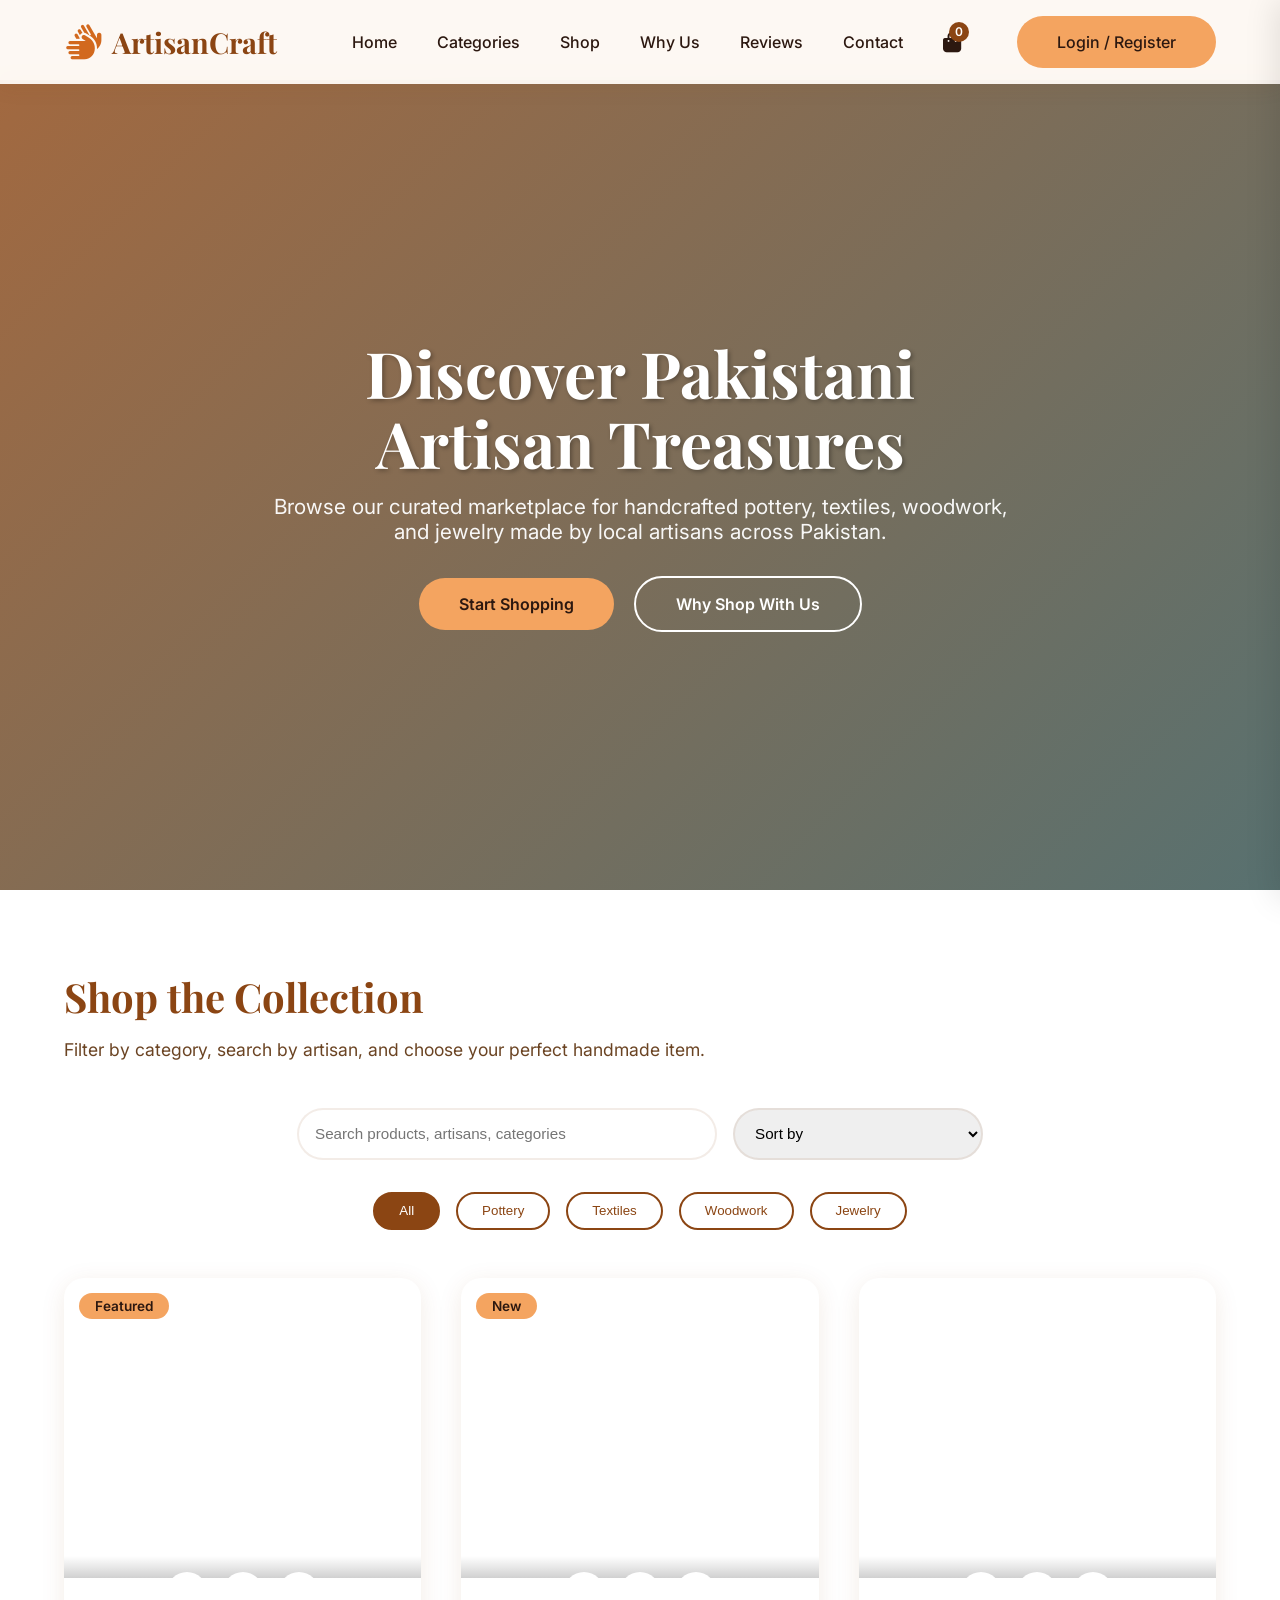
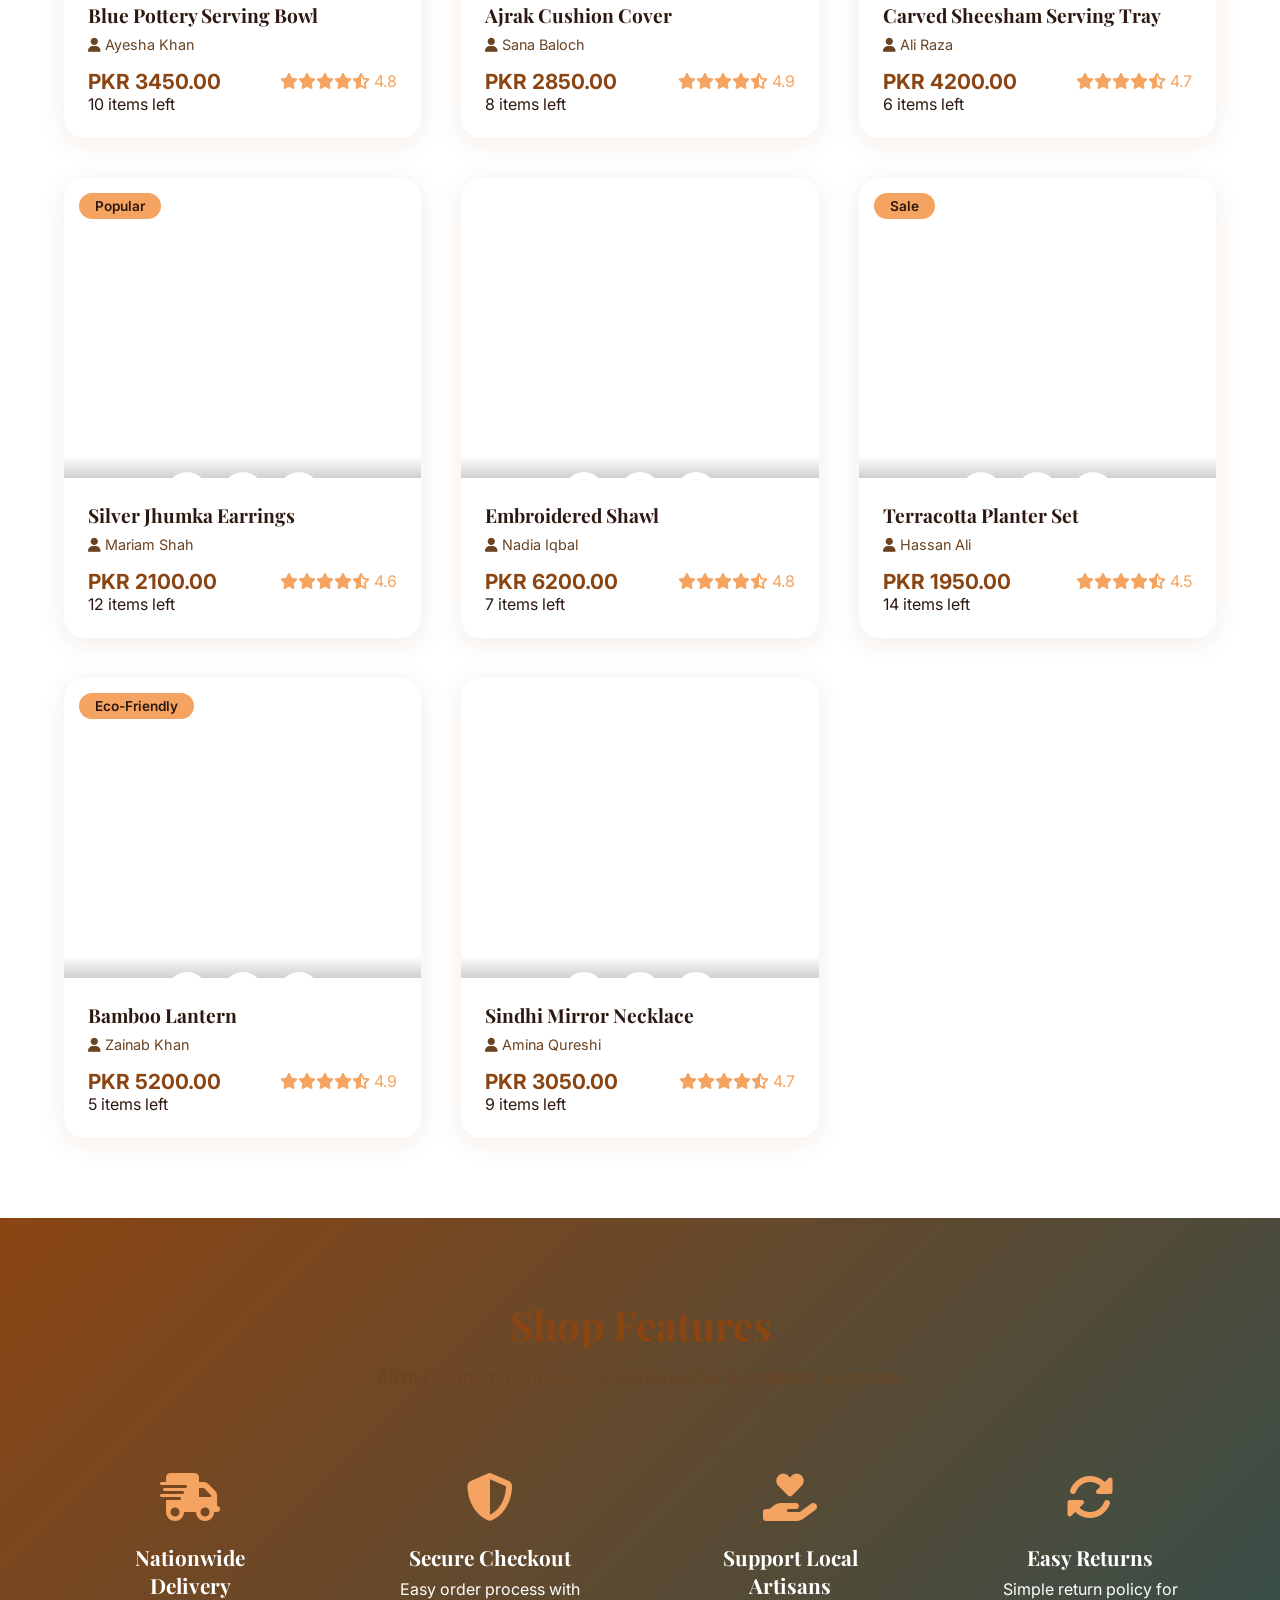
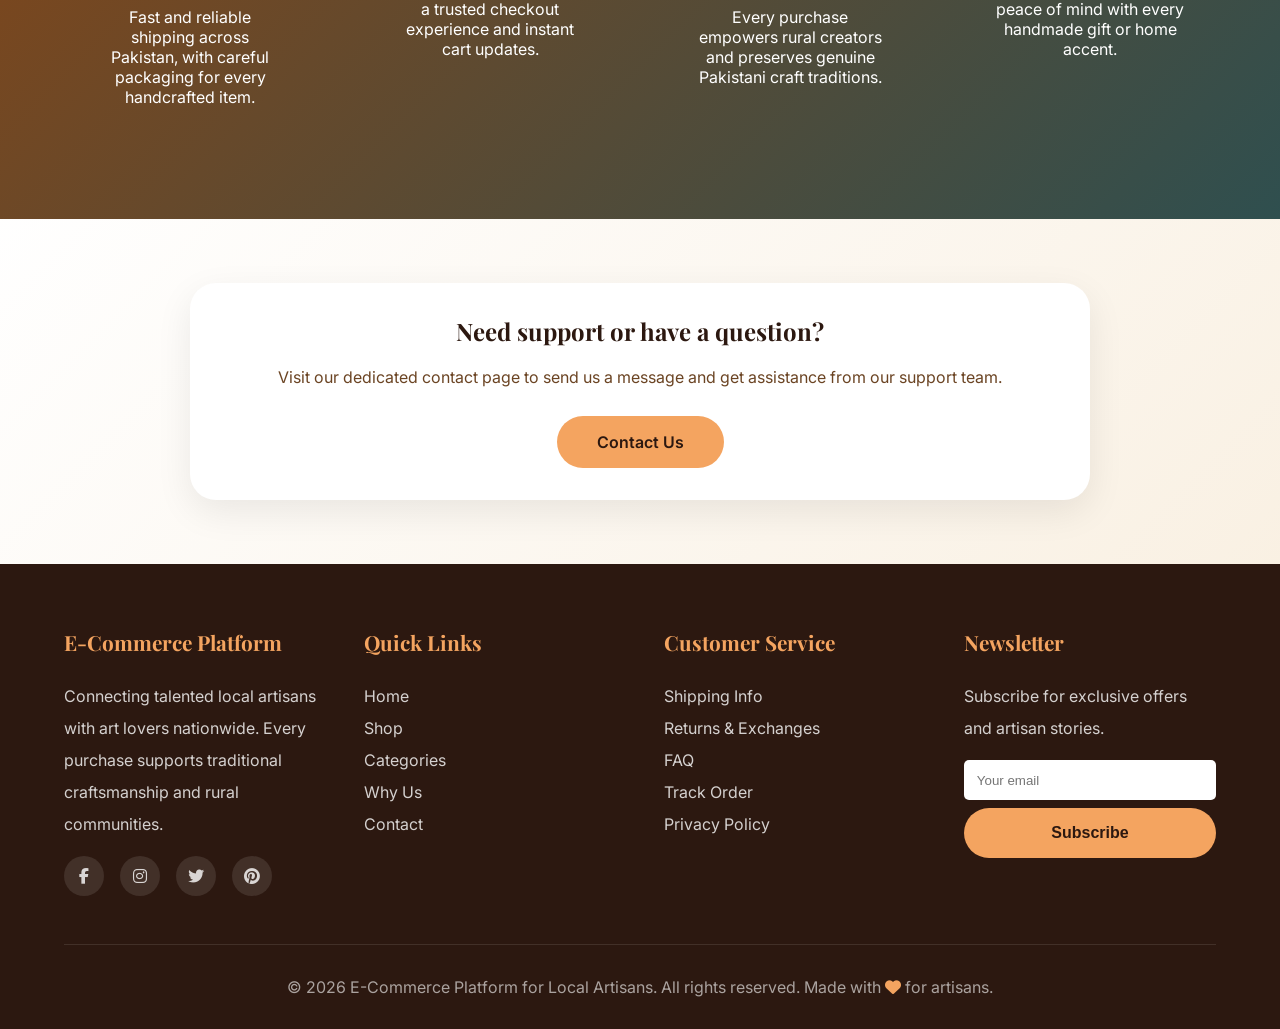
<file: shop.html>
<!DOCTYPE html>
<html lang="en">
<head>
    <meta charset="UTF-8">
    <meta name="viewport" content="width=device-width, initial-scale=1.0">
    <title>Shop - E-Commerce Platform for Local Artisans</title>
    <link href="https://fonts.googleapis.com/css2?family=Playfair+Display:wght@400;600;700&family=Inter:wght@300;400;500;600&display=swap" rel="stylesheet">
    <link rel="stylesheet" href="https://cdnjs.cloudflare.com/ajax/libs/font-awesome/6.4.0/css/all.min.css">
    <link rel="stylesheet" href="css/auth.css">
    <link rel="stylesheet" href="css/style.css">
</head>
<body>
    <nav id="navbar">
        <a href="index.html" class="logo">
            <i class="fas fa-hands"></i>
            <span class="logo-text">ArtisanCraft</span>
        </a>
        <ul class="nav-links">
            <li><a href="index.html#home">Home</a></li>
            <li><a href="index.html#categories">Categories</a></li>
            <li><a href="shop.html" class="active">Shop</a></li>
            <li><a href="index.html#features">Why Us</a></li>
            <li><a href="index.html#testimonials">Reviews</a></li>
            <li><a href="contact.html">Contact</a></li>
            <li class="cart-icon" onclick="toggleCart()">
                <i class="fas fa-shopping-bag"></i>
                <span class="cart-count" id="cartCount">0</span>
            </li>
            <li id="authSection">
                <a href="login.html" class="btn btn-small">Login / Register</a>
            </li>
        </ul>
        <div class="mobile-menu" onclick="toggleMobileMenu()">
            <span></span>
            <span></span>
            <span></span>
        </div>
    </nav>

    <section class="hero shop-hero" id="shopHero">
        <div class="hero-content">
            <h1>Discover Pakistani Artisan Treasures</h1>
            <p>Browse our curated marketplace for handcrafted pottery, textiles, woodwork, and jewelry made by local artisans across Pakistan.</p>
            <div>
                <a href="#products" class="btn">Start Shopping</a>
                <a href="#details" class="btn btn-outline">Why Shop With Us</a>
            </div>
        </div>
    </section>

    <section class="products" id="products">
        <h2 class="section-title scroll-reveal">Shop the Collection</h2>
        <p class="section-subtitle scroll-reveal">Filter by category, search by artisan, and choose your perfect handmade item.</p>
        <div class="product-controls scroll-reveal">
            <input id="searchInput" type="text" placeholder="Search products, artisans, categories" oninput="applyProductFilters()">
            <select id="sortSelect" onchange="applyProductFilters()">
                <option value="default">Sort by</option>
                <option value="price_low">Price: Low to High</option>
                <option value="price_high">Price: High to Low</option>
                <option value="rating">Top Rated</option>
            </select>
        </div>
        <div class="filter-tabs scroll-reveal">
            <button class="tab active" onclick="filterProducts('all')">All</button>
            <button class="tab" onclick="filterProducts('pottery')">Pottery</button>
            <button class="tab" onclick="filterProducts('textiles')">Textiles</button>
            <button class="tab" onclick="filterProducts('woodwork')">Woodwork</button>
            <button class="tab" onclick="filterProducts('jewelry')">Jewelry</button>
        </div>
        <div class="product-grid" id="productGrid"></div>
    </section>

    <section class="features" id="details">
        <h2 class="section-title scroll-reveal">Shop Features</h2>
        <p class="section-subtitle scroll-reveal">All the support, craft, and convenience for a confident purchase.</p>
        <div class="features-grid">
            <div class="feature-item scroll-reveal">
                <div class="feature-icon"><i class="fas fa-truck-fast"></i></div>
                <h3>Nationwide Delivery</h3>
                <p>Fast and reliable shipping across Pakistan, with careful packaging for every handcrafted item.</p>
            </div>
            <div class="feature-item scroll-reveal">
                <div class="feature-icon"><i class="fas fa-shield-alt"></i></div>
                <h3>Secure Checkout</h3>
                <p>Easy order process with a trusted checkout experience and instant cart updates.</p>
            </div>
            <div class="feature-item scroll-reveal">
                <div class="feature-icon"><i class="fas fa-hand-holding-heart"></i></div>
                <h3>Support Local Artisans</h3>
                <p>Every purchase empowers rural creators and preserves genuine Pakistani craft traditions.</p>
            </div>
            <div class="feature-item scroll-reveal">
                <div class="feature-icon"><i class="fas fa-sync-alt"></i></div>
                <h3>Easy Returns</h3>
                <p>Simple return policy for peace of mind with every handmade gift or home accent.</p>
            </div>
        </div>
    </section>

    <section class="contact-cta">
        <div class="contact-cta-inner">
            <h2>Need support or have a question?</h2>
            <p>Visit our dedicated contact page to send us a message and get assistance from our support team.</p>
            <a href="contact.html" class="btn">Contact Us</a>
        </div>
    </section>

    <footer>
        <div class="footer-grid">
            <div class="footer-col">
                <h3>E-Commerce Platform</h3>
                <p>Connecting talented local artisans with art lovers nationwide. Every purchase supports traditional craftsmanship and rural communities.</p>
                <div class="social-links">
                    <a href="#"><i class="fab fa-facebook-f"></i></a>
                    <a href="#"><i class="fab fa-instagram"></i></a>
                    <a href="#"><i class="fab fa-twitter"></i></a>
                    <a href="#"><i class="fab fa-pinterest"></i></a>
                </div>
            </div>
            <div class="footer-col">
                <h3>Quick Links</h3>
                <a href="index.html#home">Home</a><br>
                <a href="shop.html">Shop</a><br>
                <a href="index.html#categories">Categories</a><br>
                <a href="index.html#features">Why Us</a><br>
                <a href="contact.html">Contact</a>
            </div>
            <div class="footer-col">
                <h3>Customer Service</h3>
                <a href="#">Shipping Info</a><br>
                <a href="#">Returns & Exchanges</a><br>
                <a href="#">FAQ</a><br>
                <a href="#">Track Order</a><br>
                <a href="#">Privacy Policy</a>
            </div>
            <div class="footer-col">
                <h3>Newsletter</h3>
                <p>Subscribe for exclusive offers and artisan stories.</p>
                <form style="margin-top: 1rem;" onsubmit="event.preventDefault(); showToast('Subscribed successfully!')">
                    <input type="email" placeholder="Your email" style="padding: 0.8rem; border-radius: 5px; border: none; width: 100%; margin-bottom: 0.5rem;">
                    <button type="submit" class="btn" style="width: 100%;">Subscribe</button>
                </form>
            </div>
        </div>
        <div class="footer-bottom">
            <p>&copy; 2026 E-Commerce Platform for Local Artisans. All rights reserved. Made with <i class="fas fa-heart" style="color: var(--secondary);"></i> for artisans.</p>
        </div>
    </footer>

    <div class="overlay" id="overlay" onclick="toggleCart()"></div>
    <div class="cart-sidebar" id="cartSidebar">
        <div class="cart-header">
            <h3><i class="fas fa-shopping-bag"></i> Your Cart</h3>
            <button class="close-cart" onclick="toggleCart()"><i class="fas fa-times"></i></button>
        </div>
        <div class="cart-items" id="cartItems"></div>
        <div class="cart-footer">
            <div class="cart-total">
                <span>Total:</span>
                <span id="cartTotal">PKR 0.00</span>
            </div>
            <button class="checkout-btn" onclick="checkout()">
                <i class="fas fa-lock"></i> Proceed to Checkout
            </button>
        </div>
    </div>

    <div class="modal" id="quickViewModal">
        <div class="modal-content">
            <button class="close-modal" onclick="closeModal()"><i class="fas fa-times"></i></button>
            <div class="modal-img" id="modalImg"></div>
            <div class="modal-details">
                <h2 class="modal-title" id="modalTitle">Product Title</h2>
                <div class="modal-price" id="modalPrice">PKR 0.00</div>
                <p class="modal-desc" id="modalDesc">Description</p>
                <div class="modal-actions">
                    <button class="btn" onclick="addToCartFromModal()" style="flex: 1;">
                        <i class="fas fa-shopping-cart"></i> Add to Cart
                    </button>
                    <button class="btn btn-outline" onclick="closeModal()" style="flex: 1;">
                        Close
                    </button>
                </div>
            </div>
        </div>
    </div>

    <div class="toast" id="toast">
        <i class="fas fa-check-circle"></i>
        <span id="toastMessage">Added to cart!</span>
    </div>

    <script src="js/main.js"></script>
</body>
</html>
</file>
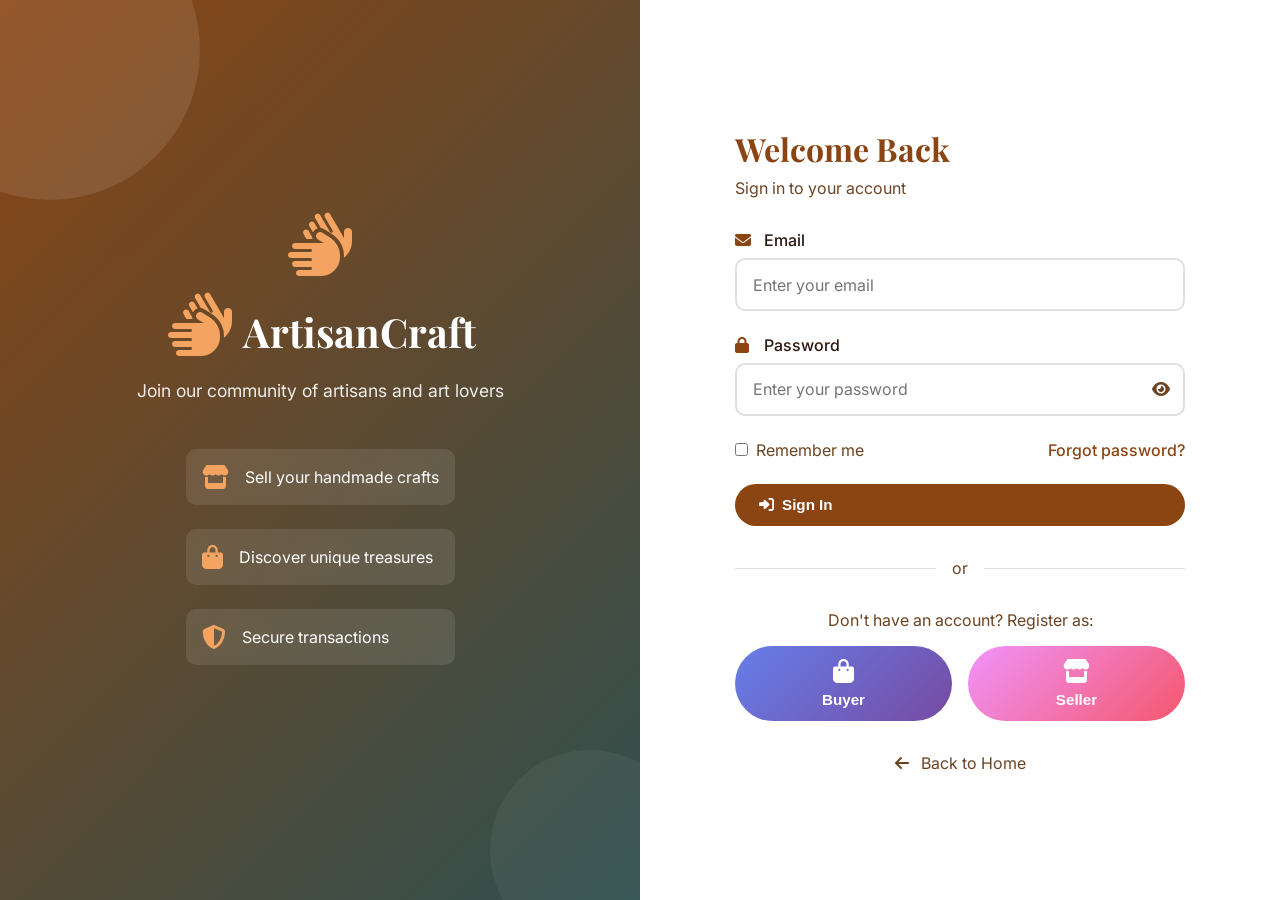
<file: pages/admin-dashboard.html>
<!DOCTYPE html>
<html lang="en">
<head>
    <meta charset="UTF-8">
    <meta name="viewport" content="width=device-width, initial-scale=1.0">
    <title>Admin Dashboard - E-Commerce Platform for Local Artisans</title>
    <link href="https://fonts.googleapis.com/css2?family=Playfair+Display:wght@400;600;700&family=Inter:wght@300;400;500;600&display=swap" rel="stylesheet">
    <link rel="stylesheet" href="https://cdnjs.cloudflare.com/ajax/libs/font-awesome/6.4.0/css/all.min.css">
    <link rel="stylesheet" href="../css/dashboard.css">
</head>
<body>
    <div class="dashboard-container">
        <!-- Sidebar -->
        <aside class="sidebar">
            <div class="sidebar-brand">
                <i class="fas fa-hands"></i>
                <span>E-Commerce Platform</span>
            </div>
            
            <nav class="sidebar-nav">
                <a href="#" class="nav-item active" onclick="showSection('overview')">
                    <i class="fas fa-chart-line"></i>
                    <span>Overview</span>
                </a>
                <a href="#" class="nav-item" onclick="showSection('sellers')">
                    <i class="fas fa-store"></i>
                    <span>Sellers</span>
                    <span class="badge" id="pendingSellersBadge">0</span>
                </a>
                <a href="#" class="nav-item" onclick="showSection('buyers')">
                    <i class="fas fa-users"></i>
                    <span>Buyers</span>
                </a>
                <a href="#" class="nav-item" onclick="showSection('products')">
                    <i class="fas fa-box"></i>
                    <span>Products</span>
                    <span class="badge" id="pendingProductsBadge">0</span>
                </a>
                <a href="#" class="nav-item" onclick="showSection('orders')">
                    <i class="fas fa-shopping-cart"></i>
                    <span>Orders</span>
                </a>
                <a href="#" class="nav-item" onclick="showSection('reports')">
                    <i class="fas fa-file-alt"></i>
                    <span>Reports</span>
                </a>
            </nav>
            
            <div class="sidebar-footer">
                <a href="#" class="nav-item" onclick="logout()">
                    <i class="fas fa-sign-out-alt"></i>
                    <span>Logout</span>
                </a>
            </div>
        </aside>

        <!-- Main Content -->
        <main class="main-content">
            <!-- Header -->
            <header class="dashboard-header">
                <h2 id="pageTitle">Dashboard Overview</h2>
                <div class="header-actions">
                    <div class="search-box">
                        <i class="fas fa-search"></i>
                        <input type="text" placeholder="Search...">
                    </div>
                    <button class="btn btn-small" onclick="openUserModal()" title="Manage Users">
                        <i class="fas fa-users-cog"></i> Manage Users
                    </button>
                    <div class="user-menu">
                        <span id="adminName">Admin</span>
                        <div class="avatar">A</div>
                    </div>
                </div>
            </header>

            <!-- Overview Section -->
            <section class="dashboard-section active" id="overview">
                <div class="stats-grid">
                    <div class="stat-card">
                        <div class="stat-icon blue"><i class="fas fa-users"></i></div>
                        <div class="stat-info">
                            <h3 id="totalBuyers">0</h3>
                            <p>Total Buyers</p>
                        </div>
                    </div>
                    <div class="stat-card">
                        <div class="stat-icon green"><i class="fas fa-store"></i></div>
                        <div class="stat-info">
                            <h3 id="totalSellers">0</h3>
                            <p>Total Sellers</p>
                        </div>
                    </div>
                    <div class="stat-card">
                        <div class="stat-icon orange"><i class="fas fa-box"></i></div>
                        <div class="stat-info">
                            <h3 id="totalProducts">0</h3>
                            <p>Total Products</p>
                        </div>
                    </div>
                    <div class="stat-card">
                        <div class="stat-icon purple"><i class="fas fa-money-bill-wave"></i></div>
                        <div class="stat-info">
                            <h3 id="totalRevenue">PKR 0</h3>
                            <p>Total Revenue</p>
                        </div>
                    </div>
                </div>

                <div class="dashboard-grid">
                    <div class="card">
                        <h3><i class="fas fa-clock"></i> Recent Activity</h3>
                        <div class="activity-list" id="activityList"></div>
                    </div>
                    <div class="card">
                        <h3><i class="fas fa-chart-pie"></i> Platform Stats</h3>
                        <div class="chart-placeholder">
                            <div class="mini-chart">
                                <div class="bar" style="height: 60%;"></div>
                                <div class="bar" style="height: 80%;"></div>
                                <div class="bar" style="height: 45%;"></div>
                                <div class="bar" style="height: 90%;"></div>
                                <div class="bar" style="height: 70%;"></div>
                                <div class="bar" style="height: 55%;"></div>
                            </div>
                            <p>Weekly platform activity</p>
                        </div>
                    </div>
                </div>

                <!-- Admin users quick view -->
                <div class="card">
                    <h3><i class="fas fa-users"></i> Recent Users</h3>
                    <div class="table-responsive">
                        <table class="data-table">
                            <thead>
                                <tr>
                                    <th>Role</th>
                                    <th>Name / Shop</th>
                                    <th>Email</th>
                                    <th>Status</th>
                                </tr>
                            </thead>
                            <tbody id="adminUsersTableBody"></tbody>
                        </table>
                    </div>
                    <div style="display:flex;justify-content:space-between;align-items:center;margin-top:.5rem;">
                        <div>
                            <button class="btn" onclick="openUserModal()">Manage All Users</button>
                        </div>
                        <div>
                            <button class="btn-small" onclick="prevAdminUsersPage()">Prev</button>
                            <button class="btn-small" onclick="nextAdminUsersPage()">Next</button>
                        </div>
                    </div>
                </div>
            </section>

            <!-- Sellers Section -->
            <section class="dashboard-section" id="sellers">
                <div class="card">
                    <div class="card-header">
                        <h3><i class="fas fa-store"></i> Seller Management</h3>
                        <div class="filter-tabs">
                            <button class="tab active" onclick="filterSellers('all')">All</button>
                            <button class="tab" onclick="filterSellers('pending')">Pending Approval</button>
                            <button class="tab" onclick="filterSellers('approved')">Approved</button>
                            <button class="tab" onclick="filterSellers('rejected')">Rejected</button>
                        </div>
                    </div>
                    <div class="table-responsive">
                        <table class="data-table">
                            <thead>
                                <tr>
                                    <th>Shop Name</th>
                                    <th>Owner</th>
                                    <th>Email</th>
                                    <th>Phone</th>
                                    <th>Status</th>
                                    <th>Joined</th>
                                    <th>Actions</th>
                                </tr>
                            </thead>
                            <tbody id="sellersTableBody"></tbody>
                        </table>
                    </div>
                </div>
            </section>

            <!-- Buyers Section -->
            <section class="dashboard-section" id="buyers">
                <div class="card">
                    <div class="card-header">
                        <h3><i class="fas fa-users"></i> Buyer Management</h3>
                    </div>
                    <div class="table-responsive">
                        <table class="data-table">
                            <thead>
                                <tr>
                                    <th>Name</th>
                                    <th>Email</th>
                                    <th>Phone</th>
                                    <th>Orders</th>
                                    <th>Joined</th>
                                    <th>Status</th>
                                    <th>Actions</th>
                                </tr>
                            </thead>
                            <tbody id="buyersTableBody"></tbody>
                        </table>
                    </div>
                </div>
            </section>

            <!-- Products Section -->
            <section class="dashboard-section" id="products">
                <div class="card">
                    <div class="card-header">
                        <h3><i class="fas fa-box"></i> Product Approval</h3>
                        <div class="filter-tabs">
                            <button class="tab active" onclick="filterProducts('all')">All</button>
                            <button class="tab" onclick="filterProducts('pending')">Pending</button>
                            <button class="tab" onclick="filterProducts('approved')">Approved</button>
                            <button class="tab" onclick="filterProducts('rejected')">Rejected</button>
                        </div>
                    </div>
                    <div class="table-responsive">
                        <table class="data-table">
                            <thead>
                                <tr>
                                    <th>Product</th>
                                    <th>Seller</th>
                                    <th>Category</th>
                                    <th>Stock</th>
                                    <th>Price</th>
                                    <th>Status</th>
                                    <th>Submitted</th>
                                    <th>Actions</th>
                                </tr>
                            </thead>
                            <tbody id="productsTableBody"></tbody>
                        </table>
                    </div>
                </div>
            </section>

            <!-- Orders Section -->
            <section class="dashboard-section" id="orders">
                <div class="card">
                    <div class="card-header">
                        <h3><i class="fas fa-shopping-cart"></i> All Orders</h3>
                    </div>
                    <div class="table-responsive">
                        <table class="data-table">
                            <thead>
                                <tr>
                                    <th>Order ID</th>
                                    <th>Buyer</th>
                                    <th>Products</th>
                                    <th>Total</th>
                                    <th>Commission</th>
                                    <th>Commission</th>
                                    <th>Status</th>
                                    <th>Date</th>
                                    <th>Actions</th>
                                </tr>
                            </thead>
                            <tbody id="ordersTableBody"></tbody>
                        </table>
                    </div>
                </div>
            </section>

            <!-- Reports Section -->
            <section class="dashboard-section" id="reports">
                <div class="stats-grid">
                    <div class="stat-card">
                        <div class="stat-icon blue"><i class="fas fa-chart-line"></i></div>
                        <div class="stat-info">
                            <h3>+23%</h3>
                            <p>Growth This Month</p>
                        </div>
                    </div>
                    <div class="stat-card">
                        <div class="stat-icon green"><i class="fas fa-check-circle"></i></div>
                        <div class="stat-info">
                            <h3>98%</h3>
                            <p>Approval Rate</p>
                        </div>
                    </div>
                </div>
                <div class="card">
                    <h3><i class="fas fa-file-export"></i> Generate Reports</h3>
                    <div class="report-actions">
                        <button class="btn" onclick="showToast('Sales report downloaded!')">
                            <i class="fas fa-download"></i> Sales Report
                        </button>
                        <button class="btn" onclick="showToast('User report downloaded!')">
                            <i class="fas fa-download"></i> User Report
                        </button>
                        <button class="btn" onclick="showToast('Product report downloaded!')">
                            <i class="fas fa-download"></i> Product Report
                        </button>
                    </div>
                </div>
            </section>
        </main>
    </div>

    <!-- Toast -->
    <div class="toast" id="toast">
        <i class="fas fa-check-circle"></i>
        <span id="toastMessage">Message</span>
    </div>

    <script src="../js/auth.js"></script>
    <script src="../js/dashboard.js"></script>

    <!-- Users Modal -->
    <div class="modal" id="userModal" role="dialog" aria-modal="true" aria-labelledby="userModalTitle" style="display:none;">
        <div class="modal-content" style="max-width:900px;" tabindex="-1">
            <div class="modal-header">
                <h3 id="userModalTitle">Manage Users</h3>
                <button onclick="closeUserModal()" class="close-modal" aria-label="Close">&times;</button>
            </div>
            <div class="modal-body">
                <div class="user-controls-row">
                    <div class="control-group">
                        <label class="control-label" for="showAdminsToggle">Show Admins</label>
                        <input id="showAdminsToggle" type="checkbox" onchange="toggleShowAdmins(this.checked)" title="Show admin accounts in lists">
                    </div>
                    <div class="reset-wrapper">
                        <button id="resetDemoBtn" class="btn btn-reset" onclick="showResetInline()">Reset Demo Data</button>
                        <div id="resetConfirmInline" class="reset-confirm" style="display:none;" aria-live="polite">
                            <span>Confirm reset?</span>
                            <button class="btn-small btn-danger" onclick="doResetDemo()">Reset</button>
                            <button class="btn-small btn-secondary" onclick="cancelResetInline()">Cancel</button>
                        </div>
                    </div>
                    <input id="usersSearch" class="control-input" placeholder="Search users..." oninput="onUsersSearch()">
                    <select id="usersSort" class="control-select" onchange="onUsersSort()">
                        <option value="createdDesc">Newest</option>
                        <option value="createdAsc">Oldest</option>
                        <option value="nameAsc">Name A→Z</option>
                        <option value="nameDesc">Name Z→A</option>
                        <option value="role">Role</option>
                    </select>
                    <select id="usersPageSize" class="control-select" onchange="onUsersPageSizeChange()">
                        <option value="6">6 / page</option>
                        <option value="12">12 / page</option>
                        <option value="24">24 / page</option>
                    </select>
                </div>
                <div class="table-responsive">
                    <table class="data-table">
                        <thead>
                            <tr>
                                <th>Role</th>
                                <th>Name / Shop</th>
                                <th>Email</th>
                                <th>Phone</th>
                                <th>Status</th>
                                <th>Actions</th>
                            </tr>
                        </thead>
                        <tbody id="usersTableBody"></tbody>
                    </table>
                </div>
                <div style="display:flex;justify-content:space-between;align-items:center;margin-top:0.5rem;">
                    <div>
                        <button class="btn-small" onclick="usersPrevPage()">Prev</button>
                        <button class="btn-small" onclick="usersNextPage()">Next</button>
                    </div>
                    <div id="usersPagerInfo" style="font-size:0.9rem;color:#666"></div>
                </div>
            </div>
        </div>
    </div>

</body>
</html>
</file>
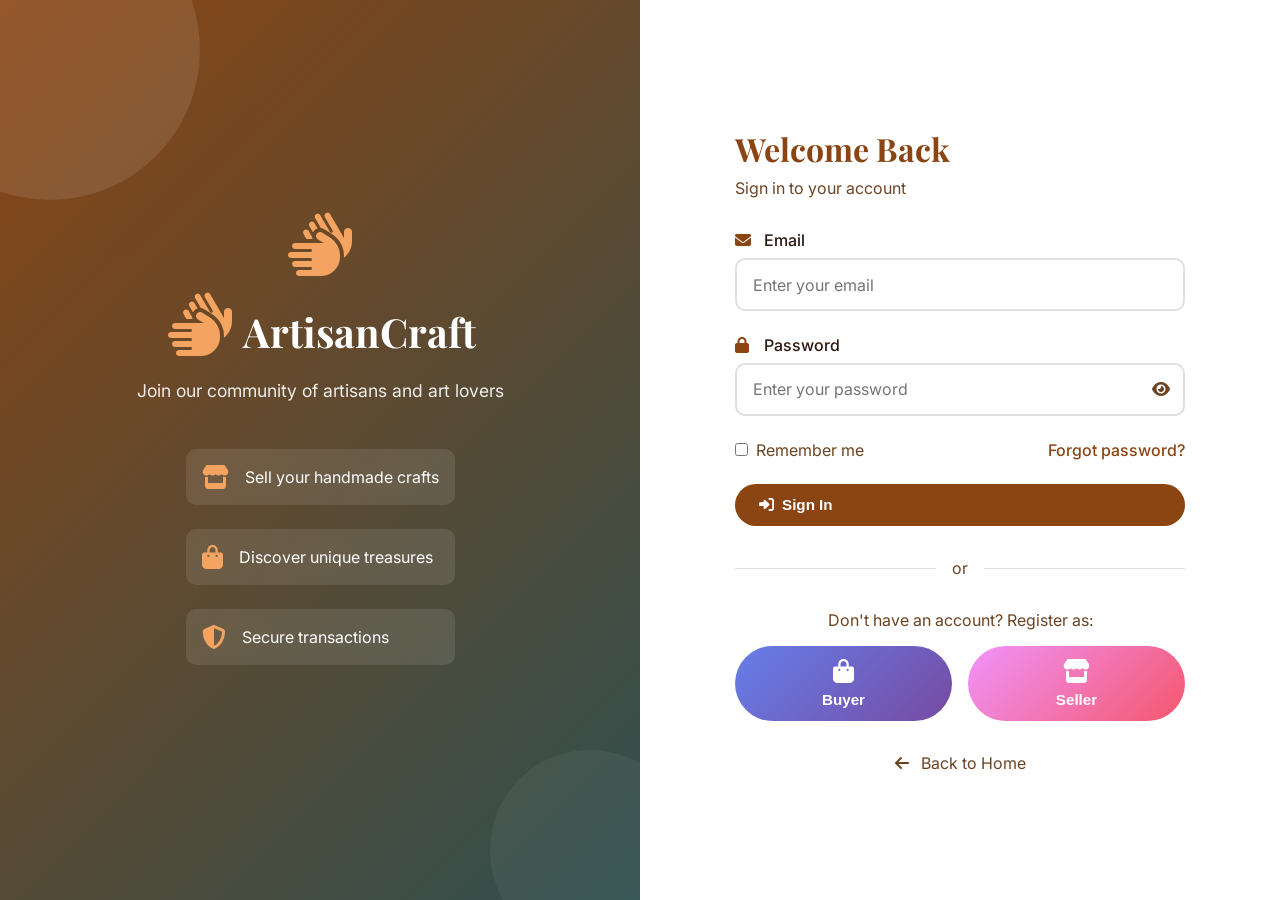
<file: pages/buyer-dashboard.html>
<!DOCTYPE html>
<html lang="en">
<head>
    <meta charset="UTF-8">
    <meta name="viewport" content="width=device-width, initial-scale=1.0">
    <title>My Account - E-Commerce Platform for Local Artisans</title>
    <link href="https://fonts.googleapis.com/css2?family=Playfair+Display:wght@400;600;700&family=Inter:wght@300;400;500;600&display=swap" rel="stylesheet">
    <link rel="stylesheet" href="https://cdnjs.cloudflare.com/ajax/libs/font-awesome/6.4.0/css/all.min.css">
    <link rel="stylesheet" href="../css/dashboard.css">
</head>
<body>
    <div class="dashboard-container">
        <!-- Sidebar -->
        <aside class="sidebar">
            <div class="sidebar-brand">
                <i class="fas fa-hands"></i>
                <span>E-Commerce Platform</span>
            </div>
            
            <div class="seller-info">
                <div class="seller-avatar" id="buyerAvatar">B</div>
                <div class="seller-details">
                    <h4 id="buyerName">Buyer</h4>
                    <span class="status-badge approved">Verified</span>
                </div>
            </div>
            
            <nav class="sidebar-nav">
                <a href="#" class="nav-item active" onclick="showSection('overview', event)">
                    <i class="fas fa-chart-line"></i>
                    <span>Overview</span>
                </a>
                <a href="#" class="nav-item" onclick="showSection('orders', event)">
                    <i class="fas fa-shopping-bag"></i>
                    <span>My Orders</span>
                </a>
                <a href="#" class="nav-item" onclick="showSection('wishlist', event)">
                    <i class="fas fa-heart"></i>
                    <span>Wishlist</span>
                </a>
                <a href="#" class="nav-item" onclick="showSection('addresses', event)">
                    <i class="fas fa-map-marker-alt"></i>
                    <span>Addresses</span>
                </a>
                <a href="#" class="nav-item" onclick="showSection('profile', event)">
                    <i class="fas fa-user"></i>
                    <span>Profile</span>
                </a>
            </nav>
            
            <div class="sidebar-footer">
                <a href="#" class="nav-item" onclick="logout()">
                    <i class="fas fa-sign-out-alt"></i>
                    <span>Logout</span>
                </a>
            </div>
        </aside>

        <!-- Main Content -->
        <main class="main-content">
            <header class="dashboard-header">
                <h2 id="pageTitle">My Account</h2>
                <div class="header-actions">
                    <a href="../index.html" class="btn btn-small">
                        <i class="fas fa-store"></i> Continue Shopping
                    </a>
                    <div class="user-menu">
                        <span id="headerBuyerName">Buyer</span>
                        <div class="avatar" id="headerBuyerAvatar">B</div>
                    </div>
                </div>
            </header>

            <!-- Overview Section -->
            <section class="dashboard-section active" id="overview">
                <div class="stats-grid">
                    <div class="stat-card">
                        <div class="stat-icon blue"><i class="fas fa-shopping-bag"></i></div>
                        <div class="stat-info">
                            <h3 id="buyerOrderCount">0</h3>
                            <p>Total Orders</p>
                        </div>
                    </div>
                    <div class="stat-card">
                        <div class="stat-icon green"><i class="fas fa-check-circle"></i></div>
                        <div class="stat-info">
                            <h3 id="deliveredCount">0</h3>
                            <p>Delivered</p>
                        </div>
                    </div>
                    <div class="stat-card">
                        <div class="stat-icon orange"><i class="fas fa-heart"></i></div>
                        <div class="stat-info">
                            <h3 id="wishlistCount">0</h3>
                            <p>Wishlist Items</p>
                        </div>
                    </div>
                    <div class="stat-card">
                        <div class="stat-icon purple"><i class="fas fa-money-bill-wave"></i></div>
                        <div class="stat-info">
                            <h3 id="totalSpent">PKR 0</h3>
                            <p>Total Spent</p>
                        </div>
                    </div>
                </div>

                <div class="dashboard-grid">
                    <div class="card">
                        <h3><i class="fas fa-clock"></i> Recent Orders</h3>
                        <div class="order-list" id="recentOrdersList"></div>
                    </div>
                    <div class="card">
                        <h3><i class="fas fa-heart"></i> Wishlist</h3>
                        <div class="wishlist-preview" id="wishlistPreview"></div>
                    </div>
                </div>
            </section>

            <!-- Orders Section -->
            <section class="dashboard-section" id="orders">
                <div class="card">
                    <h3><i class="fas fa-shopping-bag"></i> Order History</h3>
                    <div class="table-responsive">
                        <table class="data-table">
                            <thead>
                                <tr>
                                    <th>Order ID</th>
                                    <th>Products</th>
                                    <th>Total</th>
                                    <th>Status</th>
                                    <th>Date</th>
                                    <th>Actions</th>
                                </tr>
                            </thead>
                            <tbody id="buyerOrdersTableBody"></tbody>
                        </table>
                    </div>
                </div>
            </section>

            <!-- Wishlist Section -->
            <section class="dashboard-section" id="wishlist">
                <div class="card">
                    <h3><i class="fas fa-heart"></i> My Wishlist</h3>
                    <div class="product-grid" id="wishlistGrid"></div>
                </div>
            </section>

            <!-- Addresses Section -->
            <section class="dashboard-section" id="addresses">
                <div class="card">
                    <h3><i class="fas fa-map-marker-alt"></i> Saved Addresses</h3>
                    <div class="address-list" id="addressList">
                        <!-- Saved addresses will be rendered here -->
                    </div>
                    <button class="btn btn-outline" onclick="showAddressForm()">
                        <i class="fas fa-plus"></i> Add New Address
                    </button>
                    <div class="card address-form-card" id="addressFormCard" style="display:none; margin-top:1rem;">
                        <h3><i class="fas fa-map-marker-alt"></i> Add / Edit Address</h3>
                        <form class="product-form" onsubmit="saveAddress(event)">
                            <input type="hidden" id="addressId">
                            <div class="form-row">
                                <div class="form-group">
                                    <label>Label</label>
                                    <input type="text" id="addressLabel" placeholder="Home, Office, Parents' House" required>
                                </div>
                                <div class="form-group">
                                    <label>Phone</label>
                                    <input type="tel" id="addressPhone" placeholder="+92 300 1234567" required>
                                </div>
                            </div>
                            <div class="form-group">
                                <label>Delivery Address</label>
                                <textarea id="addressLine" rows="3" placeholder="Street address, building, landmark" required></textarea>
                            </div>
                            <div class="form-row">
                                <div class="form-group">
                                    <label>City</label>
                                    <input type="text" id="addressCity" placeholder="Karachi" required>
                                </div>
                                <div class="form-group">
                                    <label>State / Province</label>
                                    <input type="text" id="addressRegion" placeholder="Sindh" required>
                                </div>
                            </div>
                            <div class="form-row">
                                <div class="form-group">
                                    <label>Country</label>
                                    <input type="text" id="addressCountry" placeholder="Pakistan" required>
                                </div>
                                <div class="form-group">
                                    <label>Postal Code</label>
                                    <input type="text" id="addressPostal" placeholder="74500">
                                </div>
                            </div>
                            <div class="form-row" style="justify-content:flex-end; gap:0.75rem;">
                                <button type="button" class="btn btn-outline" onclick="hideAddressForm()">Cancel</button>
                                <button type="submit" class="btn">Save Address</button>
                            </div>
                        </form>
                    </div>
                </div>
            </section>

            <!-- Profile Section -->
            <section class="dashboard-section" id="profile">
                <div class="card">
                    <h3><i class="fas fa-user"></i> My Profile</h3>
                    <form class="product-form" onsubmit="updateBuyerProfile(event)">
                        <div class="form-row">
                            <div class="form-group">
                                <label>Full Name</label>
                                <input type="text" id="buyerProfileName">
                            </div>
                            <div class="form-group">
                                <label>Email</label>
                                <input type="email" id="buyerProfileEmail" readonly>
                            </div>
                        </div>
                        <div class="form-row">
                            <div class="form-group">
                                <label>Phone</label>
                                <input type="tel" id="buyerProfilePhone">
                            </div>
                            <div class="form-group">
                                <label>Date of Birth</label>
                                <input type="date" id="buyerProfileDob">
                            </div>
                        </div>
                        <button type="submit" class="btn btn-auth">
                            <i class="fas fa-save"></i> Save Changes
                        </button>
                    </form>
                </div>
            </section>
        </main>
    </div>

    <!-- Toast -->
    <div class="toast" id="toast">
        <i class="fas fa-check-circle"></i>
        <span id="toastMessage">Message</span>
    </div>

    <script src="../js/auth.js"></script>
    <script src="../js/dashboard.js"></script>
</body>
</html>
</file>
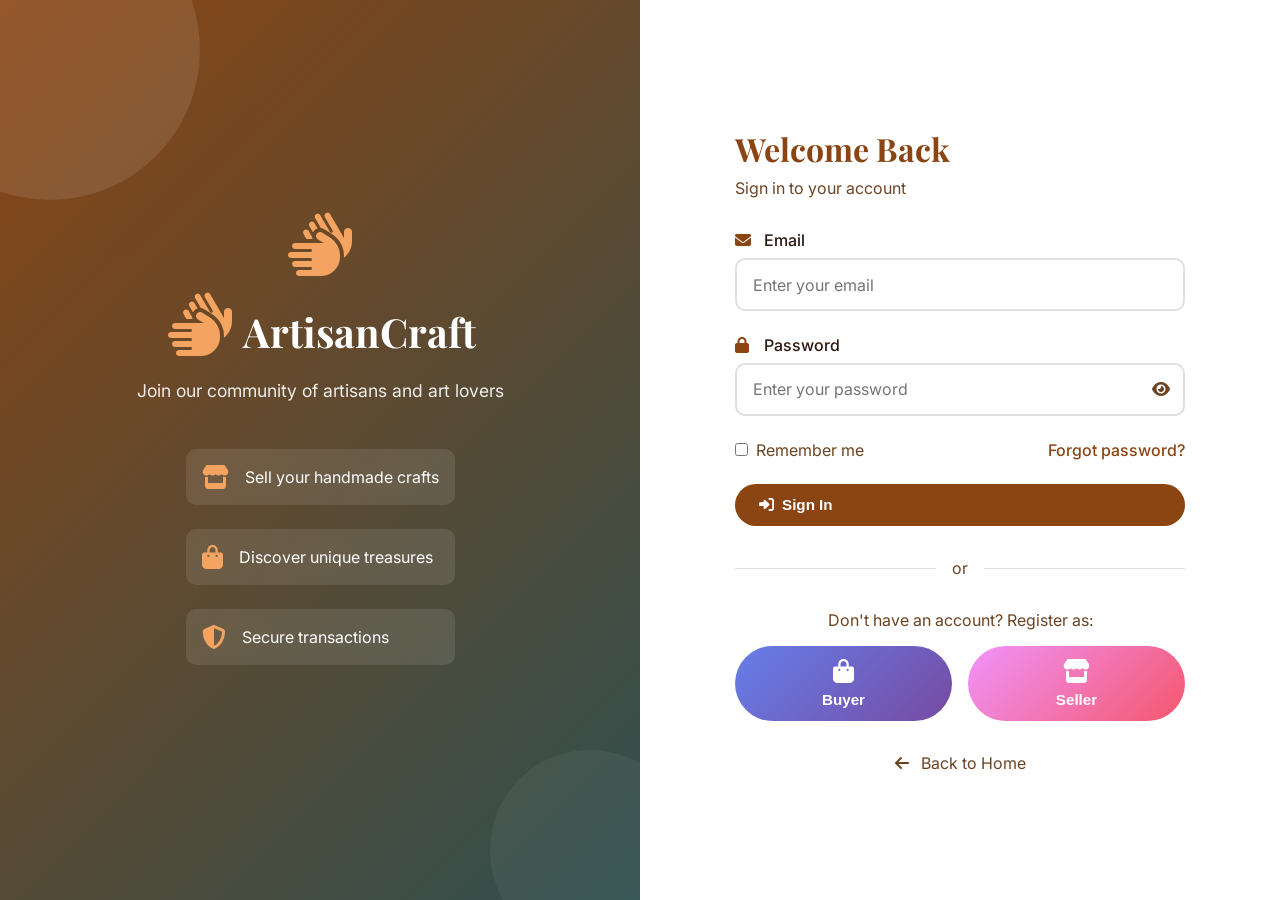
<file: pages/seller-dashboard.html>
<!DOCTYPE html>
<html lang="en">
<head>
    <meta charset="UTF-8">
    <meta name="viewport" content="width=device-width, initial-scale=1.0">
    <title>Seller Dashboard - E-Commerce Platform for Local Artisans</title>
    <link href="https://fonts.googleapis.com/css2?family=Playfair+Display:wght@400;600;700&family=Inter:wght@300;400;500;600&display=swap" rel="stylesheet">
    <link rel="stylesheet" href="https://cdnjs.cloudflare.com/ajax/libs/font-awesome/6.4.0/css/all.min.css">
    <link rel="stylesheet" href="../css/dashboard.css">
</head>
<body>
    <div class="dashboard-container">
        <!-- Sidebar -->
        <aside class="sidebar">
            <div class="sidebar-brand">
                <i class="fas fa-hands"></i>
                <span>E-Commerce Platform</span>
            </div>
            
            <div class="seller-info">
                <div class="seller-avatar" id="sellerAvatar">S</div>
                <div class="seller-details">
                    <h4 id="sellerShopName">My Shop</h4>
                    <span class="status-badge" id="sellerStatus">Pending</span>
                </div>
            </div>
            
            <nav class="sidebar-nav">
                <a href="#" class="nav-item active" onclick="showSection('overview')">
                    <i class="fas fa-chart-line"></i>
                    <span>Overview</span>
                </a>
                <a href="#" class="nav-item" onclick="showSection('addProduct')">
                    <i class="fas fa-plus-circle"></i>
                    <span>Add Product</span>
                </a>
                <a href="#" class="nav-item" onclick="showSection('myProducts')">
                    <i class="fas fa-box"></i>
                    <span>My Products</span>
                </a>
                <a href="#" class="nav-item" onclick="showSection('orders')">
                    <i class="fas fa-shopping-cart"></i>
                    <span>Orders</span>
                </a>
                <a href="#" class="nav-item" onclick="showSection('profile')">
                    <i class="fas fa-user"></i>
                    <span>Profile</span>
                </a>
            </nav>
            
            <div class="sidebar-footer">
                <a href="#" class="nav-item" onclick="logout()">
                    <i class="fas fa-sign-out-alt"></i>
                    <span>Logout</span>
                </a>
            </div>
        </aside>

        <!-- Main Content -->
        <main class="main-content">
            <header class="dashboard-header">
                <h2 id="pageTitle">Seller Dashboard</h2>
                <div class="header-actions">
                    <a href="../index.html" class="btn btn-small" target="_blank">
                        <i class="fas fa-external-link-alt"></i> View Store
                    </a>
                    <div class="user-menu">
                        <span id="sellerName">Seller</span>
                        <div class="avatar" id="headerAvatar">S</div>
                    </div>
                </div>
            </header>

            <!-- Overview Section -->
            <section class="dashboard-section active" id="overview">
                <div class="stats-grid">
                    <div class="stat-card">
                        <div class="stat-icon blue"><i class="fas fa-box"></i></div>
                        <div class="stat-info">
                            <h3 id="sellerProductCount">0</h3>
                            <p>My Products</p>
                        </div>
                    </div>
                    <div class="stat-card">
                        <div class="stat-icon green"><i class="fas fa-check-circle"></i></div>
                        <div class="stat-info">
                            <h3 id="approvedProductCount">0</h3>
                            <p>Approved</p>
                        </div>
                    </div>
                    <div class="stat-card">
                        <div class="stat-icon orange"><i class="fas fa-clock"></i></div>
                        <div class="stat-info">
                            <h3 id="pendingProductCount">0</h3>
                            <p>Pending Approval</p>
                        </div>
                    </div>
                    <div class="stat-card">
                        <div class="stat-icon teal"><i class="fas fa-coins"></i></div>
                        <div class="stat-info">
                            <h3 id="sellerGrossEarnings">PKR 0</h3>
                            <p>Total Earnings</p>
                        </div>
                    </div>
                    <div class="stat-card">
                        <div class="stat-icon purple"><i class="fas fa-money-bill-wave"></i></div>
                        <div class="stat-info">
                            <h3 id="sellerRevenue">PKR 0</h3>
                            <p>Net Revenue</p>
                        </div>
                    </div>
                    <div class="stat-card">
                        <div class="stat-icon amber"><i class="fas fa-hourglass-half"></i></div>
                        <div class="stat-info">
                            <h3 id="sellerPendingEarnings">PKR 0</h3>
                            <p>Pending Earnings</p>
                        </div>
                    </div>
                    <div class="stat-card">
                        <div class="stat-icon red"><i class="fas fa-percentage"></i></div>
                        <div class="stat-info">
                            <h3 id="sellerTotalCommission">PKR 0</h3>
                            <p>Total Commission</p>
                        </div>
                    </div>
                </div>

                <div class="dashboard-grid">
                    <div class="card">
                        <h3><i class="fas fa-bell"></i> Notifications</h3>
                        <div class="notification-list" id="sellerNotifications">
                            <div class="notification-item">
                                <i class="fas fa-info-circle"></i>
                                <div>
                                    <p>Welcome to our E-Commerce Platform! Complete your profile to get approved faster.</p>
                                    <small>Just now</small>
                                </div>
                            </div>
                        </div>
                    </div>
                    <div class="card">
                        <h3><i class="fas fa-lightbulb"></i> Seller Tips</h3>
                        <div class="tips-list">
                            <div class="tip-item">
                                <i class="fas fa-camera"></i>
                                <p>Use high-quality images for better sales</p>
                            </div>
                            <div class="tip-item">
                                <i class="fas fa-tag"></i>
                                <p>Write detailed product descriptions</p>
                            </div>
                            <div class="tip-item">
                                <i class="fas fa-truck"></i>
                                <p>Ship orders within 2 business days</p>
                            </div>
                        </div>
                    </div>
                </div>
            </section>

            <!-- Add Product Section -->
            <section class="dashboard-section" id="addProduct">
                <div class="card">
                    <h3><i class="fas fa-plus-circle"></i> Add New Product</h3>
                    <form class="product-form" onsubmit="handleAddProduct(event)">
                        <div class="form-row">
                            <div class="form-group">
                                <label>Product Name *</label>
                                <input type="text" id="productName" placeholder="Enter product name" required>
                            </div>
                            <div class="form-group">
                                <label>Category *</label>
                                <select id="productCategory" required>
                                    <option value="">Select category</option>
                                    <option value="pottery">Pottery & Ceramics</option>
                                    <option value="textiles">Textiles & Weaving</option>
                                    <option value="woodwork">Woodwork</option>
                                    <option value="jewelry">Handmade Jewelry</option>
                                </select>
                            </div>
                        </div>
                        
                        <div class="form-row">
                            <div class="form-group">
                                <label>Price (PKR) *</label>
                                <input type="number" id="productPrice" placeholder="0" step="1" min="0" required>
                            </div>
                            <div class="form-group">
                                <label>Stock Quantity *</label>
                                <input type="number" id="productStock" placeholder="0" min="0" required>
                            </div>
                        </div>
                        
                        <div class="form-group">
                            <label>Product Description *</label>
                            <textarea id="productDescription" rows="4" placeholder="Describe your product in detail..." required></textarea>
                        </div>
                        
                        <div class="form-group">
                            <label>Product Image URL</label>
                            <input type="url" id="productImage" placeholder="https://example.com/image.jpg">
                            <small>Leave empty to use a default image</small>
                        </div>
                        
                        <div class="form-actions">
                            <button type="submit" class="btn btn-auth">
                                <i class="fas fa-paper-plane"></i> Submit for Approval
                            </button>
                            <button type="reset" class="btn btn-outline">
                                <i class="fas fa-undo"></i> Reset
                            </button>
                        </div>
                    </form>
                </div>
            </section>

            <!-- My Products Section -->
            <section class="dashboard-section" id="myProducts">
                <div class="card">
                    <div class="card-header">
                        <h3><i class="fas fa-box"></i> My Products</h3>
                        <div class="filter-tabs">
                            <button class="tab active" onclick="filterMyProducts('all')">All</button>
                            <button class="tab" onclick="filterMyProducts('pending')">Pending</button>
                            <button class="tab" onclick="filterMyProducts('approved')">Approved</button>
                            <button class="tab" onclick="filterMyProducts('rejected')">Rejected</button>
                        </div>
                    </div>
                    <div class="table-responsive">
                        <table class="data-table">
                            <thead>
                                <tr>
                                    <th>Product</th>
                                    <th>Category</th>
                                    <th>Price</th>
                                    <th>Stock</th>
                                    <th>Status</th>
                                    <th>Submitted</th>
                                    <th>Actions</th>
                                </tr>
                            </thead>
                            <tbody id="myProductsTableBody"></tbody>
                        </table>
                    </div>
                </div>
            </section>

            <!-- Orders Section -->
            <section class="dashboard-section" id="orders">
                <div class="card">
                    <h3><i class="fas fa-shopping-cart"></i> My Orders</h3>
                    <div class="table-responsive">
                        <table class="data-table">
                            <thead>
                                <tr>
                                    <th>Order ID</th>
                                    <th>Buyer</th>
                                    <th>Product</th>
                                    <th>Quantity</th>
                                    <th>Total</th>
                                    <th>Status</th>
                                    <th>Date</th>
                                    <th>Actions</th>
                                </tr>
                            </thead>
                            <tbody id="sellerOrdersTableBody"></tbody>
                        </table>
                    </div>
                </div>
            </section>

            <!-- Profile Section -->
            <section class="dashboard-section" id="profile">
                <div class="card">
                    <h3><i class="fas fa-user"></i> Seller Profile</h3>
                    <form class="product-form" onsubmit="updateProfile(event)">
                        <div class="form-row">
                            <div class="form-group">
                                <label>Shop Name</label>
                                <input type="text" id="profileShopName">
                            </div>
                            <div class="form-group">
                                <label>Owner Name</label>
                                <input type="text" id="profileName">
                            </div>
                        </div>
                        <div class="form-row">
                            <div class="form-group">
                                <label>Email</label>
                                <input type="email" id="profileEmail" readonly>
                            </div>
                            <div class="form-group">
                                <label>Phone</label>
                                <input type="tel" id="profilePhone">
                            </div>
                        </div>
                        <div class="form-group">
                            <label>Shop Description</label>
                            <textarea id="profileBio" rows="3" placeholder="Tell customers about your shop..."></textarea>
                        </div>
                        <button type="submit" class="btn btn-auth">
                            <i class="fas fa-save"></i> Save Changes
                        </button>
                    </form>
                </div>
            </section>
        </main>
    </div>

    <!-- Toast -->
    <div class="toast" id="toast">
        <i class="fas fa-check-circle"></i>
        <span id="toastMessage">Message</span>
    </div>

    <script src="../js/auth.js"></script>
    <script src="../js/dashboard.js"></script>

</body>
</html>
</file>
<file: css/auth.css>
:root {
    --primary: #8B4513;
    --primary-light: #D2691E;
    --secondary: #F4A460;
    --accent: #2F4F4F;
    --bg: #FDF8F3;
    --text: #2C1810;
    --text-light: #6B4423;
    --white: #FFFFFF;
    --shadow: rgba(139, 69, 19, 0.1);
}

* {
    margin: 0;
    padding: 0;
    box-sizing: border-box;
}

body {
    font-family: 'Inter', sans-serif;
    background-color: var(--bg);
    color: var(--text);
    min-height: 100vh;
}

.auth-container {
    display: flex;
    min-height: 100vh;
}

/* Left Side - Branding */
.auth-left {
    flex: 1;
    background: linear-gradient(135deg, var(--primary), var(--accent));
    color: var(--white);
    display: flex;
    flex-direction: column;
    justify-content: center;
    align-items: center;
    padding: 3rem;
    position: relative;
    overflow: hidden;
}

.auth-left::before {
    content: '';
    position: absolute;
    width: 300px;
    height: 300px;
    background: rgba(255,255,255,0.1);
    border-radius: 50%;
    top: -100px;
    left: -100px;
}

.auth-left::after {
    content: '';
    position: absolute;
    width: 200px;
    height: 200px;
    background: rgba(255,255,255,0.05);
    border-radius: 50%;
    bottom: -50px;
    right: -50px;
}

.auth-brand {
    text-align: center;
    z-index: 1;
}

.auth-brand i {
    font-size: 4rem;
    margin-bottom: 1rem;
    color: var(--secondary);
}

.auth-brand h1 {
    font-family: 'Playfair Display', serif;
    font-size: 2.5rem;
    margin-bottom: 0.5rem;
}

.auth-brand p {
    opacity: 0.9;
    font-size: 1.1rem;
}

.auth-features {
    margin-top: 3rem;
    z-index: 1;
}

.feature {
    display: flex;
    align-items: center;
    gap: 1rem;
    margin-bottom: 1.5rem;
    padding: 1rem;
    background: rgba(255,255,255,0.1);
    border-radius: 10px;
    backdrop-filter: blur(10px);
}

.feature i {
    font-size: 1.5rem;
    color: var(--secondary);
}

/* Right Side - Form */
.auth-right {
    flex: 1;
    display: flex;
    justify-content: center;
    align-items: center;
    padding: 3rem;
    background: var(--white);
}

.auth-form {
    width: 100%;
    max-width: 450px;
}

.auth-form.hidden {
    display: none;
}

.auth-form h2 {
    font-family: 'Playfair Display', serif;
    font-size: 2rem;
    color: var(--primary);
    margin-bottom: 0.5rem;
}

.auth-form > p {
    color: var(--text-light);
    margin-bottom: 2rem;
}

.form-group {
    margin-bottom: 1.5rem;
}

.form-group label {
    display: block;
    margin-bottom: 0.5rem;
    font-weight: 500;
    color: var(--text);
}

.form-group label i {
    color: var(--primary);
    margin-right: 0.3rem;
    width: 20px;
}

.form-group input,
.form-group select,
.form-group textarea {
    width: 100%;
    padding: 0.9rem 1rem;
    border: 2px solid #e0e0e0;
    border-radius: 10px;
    font-size: 1rem;
    font-family: 'Inter', sans-serif;
    transition: all 0.3s;
}

.form-group input:focus,
.form-group select:focus,
.form-group textarea:focus {
    outline: none;
    border-color: var(--primary);
    box-shadow: 0 0 0 3px rgba(139, 69, 19, 0.1);
}

.password-input {
    position: relative;
}

.password-input input {
    padding-right: 45px;
}

.toggle-password {
    position: absolute;
    right: 15px;
    top: 50%;
    transform: translateY(-50%);
    cursor: pointer;
    color: var(--text-light);
    transition: color 0.3s;
}

.toggle-password:hover {
    color: var(--primary);
}

.form-options {
    display: flex;
    justify-content: space-between;
    align-items: center;
    margin-bottom: 1.5rem;
}

.remember {
    display: flex;
    align-items: center;
    gap: 0.5rem;
    cursor: pointer;
    color: var(--text-light);
}

.remember input {
    width: auto;
}

.forgot {
    color: var(--primary);
    text-decoration: none;
    font-weight: 500;
}

.forgot:hover {
    text-decoration: underline;
}

.btn {
    display: inline-block;
    padding: 1rem 2.5rem;
    background: var(--secondary);
    color: var(--text);
    text-decoration: none;
    border-radius: 50px;
    font-weight: 600;
    transition: all 0.3s;
    border: none;
    cursor: pointer;
    font-size: 1rem;
}

.btn:hover {
    transform: translateY(-3px);
    box-shadow: 0 10px 30px rgba(244, 164, 96, 0.4);
}

.btn-auth {
    width: 100%;
    background: var(--primary);
    color: var(--white);
    padding: 1rem;
    font-size: 1.1rem;
}

.btn-auth:hover {
    background: var(--accent);
    box-shadow: 0 5px 20px rgba(139, 69, 19, 0.3);
}

.btn-outline {
    background: transparent;
    border: 2px solid var(--primary);
    color: var(--primary);
}

.btn-outline:hover {
    background: var(--primary);
    color: var(--white);
}

.auth-divider {
    text-align: center;
    margin: 2rem 0;
    position: relative;
}

.auth-divider::before {
    content: '';
    position: absolute;
    top: 50%;
    left: 0;
    right: 0;
    height: 1px;
    background: #e0e0e0;
}

.auth-divider span {
    background: var(--white);
    padding: 0 1rem;
    position: relative;
    color: var(--text-light);
}

.role-selector {
    text-align: center;
}

.role-selector p {
    margin-bottom: 1rem;
    color: var(--text-light);
}

.role-buttons {
    display: flex;
    gap: 1rem;
}

.btn-role {
    flex: 1;
    padding: 1rem;
    border-radius: 15px;
    display: flex;
    flex-direction: column;
    align-items: center;
    gap: 0.5rem;
}

.btn-role i {
    font-size: 1.5rem;
}

.btn-role.buyer {
    background: linear-gradient(135deg, #667eea, #764ba2);
    color: white;
    border: none;
}

.btn-role.seller {
    background: linear-gradient(135deg, #f093fb, #f5576c);
    color: white;
    border: none;
}

.switch-auth {
    text-align: center;
    margin-top: 2rem;
    color: var(--text-light);
}

.switch-auth a {
    color: var(--primary);
    font-weight: 600;
    text-decoration: none;
}

.switch-auth a:hover {
    text-decoration: underline;
}

.back-home {
    display: block;
    text-align: center;
    margin-top: 2rem;
    color: var(--text-light);
    text-decoration: none;
    transition: color 0.3s;
}

.back-home:hover {
    color: var(--primary);
}

.back-home i {
    margin-right: 0.5rem;
}

/* Toast */
.toast {
    position: fixed;
    bottom: 30px;
    right: 30px;
    background: var(--primary);
    color: var(--white);
    padding: 1rem 2rem;
    border-radius: 10px;
    box-shadow: 0 5px 20px rgba(0,0,0,0.2);
    transform: translateY(100px);
    opacity: 0;
    transition: all 0.3s;
    z-index: 1003;
    display: flex;
    align-items: center;
    gap: 0.5rem;
}

.toast.show {
    transform: translateY(0);
    opacity: 1;
}

/* Responsive */
@media (max-width: 900px) {
    .auth-left {
        display: none;
    }
    
    .auth-right {
        padding: 2rem;
    }
}
</file>
<file: css/style.css>
/* ==================== CSS VARIABLES (Custom Properties) ==================== */
:root {
    --primary: #8B4513;        /* Saddle Brown - Main brand color */
    --primary-light: #D2691E;  /* Chocolate - Lighter accent */
    --secondary: #F4A460;      /* Sandy Brown - Buttons/highlights */
    --accent: #2F4F4F;         /* Dark Slate Gray - Secondary color */
    --bg: #FDF8F3;             /* Cream - Background color */
    --text: #2C1810;           /* Dark Brown - Main text */
    --text-light: #6B4423;     /* Light Brown - Secondary text */
    --white: #FFFFFF;          /* White */
    --shadow: rgba(139, 69, 19, 0.1);  /* Brown shadow */
    --card-bg: #FFFFFF;        /* Card background */
}

/* ==================== RESET & BASE STYLES ==================== */
* {
    margin: 0;
    padding: 0;
    box-sizing: border-box;  /* Includes padding in element's total width/height */
}

body {
    font-family: 'Inter', sans-serif;  /* Body text font */
    background-color: var(--bg);
    color: var(--text);
    overflow-x: hidden;  /* Prevent horizontal scroll */
}

/* Heading font family */
h1, h2, h3, h4 {
    font-family: 'Playfair Display', serif;
}

/* ==================== NAVIGATION ==================== */
nav {
    position: fixed;           /* Stays at top when scrolling */
    top: 0;
    width: 100%;
    background: rgba(253, 248, 243, 0.95);  /* Semi-transparent */
    backdrop-filter: blur(10px);            /* Blur effect behind nav */
    z-index: 1000;             /* Stays on top of other elements */
    padding: 1rem 5%;
    display: flex;
    justify-content: space-between;  /* Logo left, links right */
    align-items: center;
    box-shadow: 0 2px 20px var(--shadow);
    transition: all 0.3s ease;
}

/* Logo styling */
.logo {
    font-family: 'Playfair Display', serif;
    font-size: 1.8rem;
    font-weight: 700;
    color: var(--primary);
    text-decoration: none;
    display: flex;
    align-items: center;
    gap: 0.5rem;
    transition: all 0.3s ease;
}

.logo i {
    font-size: 2.2rem;
    color: var(--secondary);
    transition: transform 0.3s ease;
}

.logo-text {
    color: var(--primary);
}

.logo:hover {
    color: var(--secondary);
}

.logo:hover i {
    transform: scale(1.1);
    color: var(--primary);
}

/* Navigation links container */
.nav-links {
    display: flex;
    gap: 2.5rem;
    list-style: none;          /* Remove bullet points */
    align-items: center;
}

/* Individual nav links */
.nav-links a {
    text-decoration: none;
    color: var(--text);
    font-weight: 500;
    transition: color 0.3s;
    position: relative;
}

/* Underline animation on hover */
.nav-links a::after {
    content: '';
    position: absolute;
    bottom: -5px;
    left: 0;
    width: 0;
    height: 2px;
    background: var(--primary);
    transition: width 0.3s;
}

.nav-links a:hover::after {
    width: 100%;
}

.nav-links a:hover {
    color: var(--primary);
}

/* Shopping cart icon */
.cart-icon {
    position: relative;
    cursor: pointer;
    font-size: 1.3rem;
}

/* Cart item count badge */
.cart-count {
    position: absolute;
    top: -8px;
    right: -8px;
    background: var(--primary);
    color: white;
    border-radius: 50%;
    width: 20px;
    height: 20px;
    display: flex;
    align-items: center;
    justify-content: center;
    font-size: 0.75rem;
    font-weight: 600;
}

/* Mobile menu button (hidden on desktop) */
.mobile-menu {
    display: none;
    font-size: 1.5rem;
    cursor: pointer;
}

/* ==================== HERO SECTION ==================== */
.hero {
    margin-top: 80px;          /* Space for fixed navbar */
    height: 90vh;              /* 90% of viewport height */
    background: linear-gradient(135deg, rgba(139, 69, 19, 0.8), rgba(47, 79, 79, 0.8)),
                url('https://images.unsplash.com/photo-1459411552884-841db9b3cc2a?ixlib=rb-4.0.3&auto=format&fit=crop&w=1920&q=80');
    background-size: cover;
    background-position: center;
    display: flex;
    align-items: center;
    justify-content: center;
    text-align: center;
    color: var(--white);
    position: relative;
    overflow: hidden;
}

/* Floating emoji decorations */
.floating-shapes {
    position: absolute;
    width: 100%;
    height: 100%;
    overflow: hidden;
    pointer-events: none;      /* Let clicks pass through */
}

.shape {
    position: absolute;
    opacity: 0.1;
    animation: float 20s infinite linear;
    font-size: 2rem;
}

/* Float animation keyframes */
@keyframes float {
    0% { transform: translateY(100vh) rotate(0deg); }
    100% { transform: translateY(-100px) rotate(360deg); }
}

/* Hero text content */
.hero-content {
    max-width: 800px;
    padding: 0 2rem;
    animation: fadeInUp 1s ease;
}

.hero h1 {
    font-size: 4rem;
    margin-bottom: 1rem;
    line-height: 1.1;
    text-shadow: 2px 2px 4px rgba(0,0,0,0.3);
}

.hero p {
    font-size: 1.3rem;
    margin-bottom: 2rem;
    opacity: 0.95;
}

/* Fade in animation */
@keyframes fadeInUp {
    from { opacity: 0; transform: translateY(30px); }
    to { opacity: 1; transform: translateY(0); }
}

/* ==================== BUTTONS ==================== */
.btn {
    display: inline-block;
    padding: 1rem 2.5rem;
    background: var(--secondary);
    color: var(--text);
    text-decoration: none;
    border-radius: 50px;       /* Pill shape */
    font-weight: 600;
    transition: all 0.3s;
    border: none;
    cursor: pointer;
    font-size: 1rem;
}

.btn:hover {
    transform: translateY(-3px);   /* Lift effect */
    box-shadow: 0 10px 30px rgba(244, 164, 96, 0.4);
}

/* Outline button variant */
.btn-outline {
    background: transparent;
    border: 2px solid var(--white);
    color: var(--white);
    margin-left: 1rem;
}

.btn-outline:hover {
    background: var(--white);
    color: var(--primary);
}

/* ==================== CATEGORIES SECTION ==================== */
.categories {
    padding: 5rem 5%;          /* 5rem top/bottom, 5% sides */
    text-align: center;
}

/* Section headings */
.section-title {
    font-size: 2.5rem;
    margin-bottom: 1rem;
    color: var(--primary);
}

.section-subtitle {
    color: var(--text-light);
    margin-bottom: 3rem;
    font-size: 1.1rem;
}

/* Category cards grid */
.category-grid {
    display: grid;
    grid-template-columns: repeat(auto-fit, minmax(250px, 1fr));  /* Responsive columns */
    gap: 2rem;
    max-width: 1200px;
    margin: 0 auto;
}

/* Individual category card */
.category-card {
    background: var(--card-bg);
    border-radius: 20px;
    overflow: hidden;
    box-shadow: 0 5px 20px var(--shadow);
    transition: transform 0.3s;
    cursor: pointer;
}

.category-card:hover {
    transform: translateY(-10px);  /* Lift on hover */
}

/* Category image */
.category-img {
    height: 200px;
    background-size: cover;
    background-position: center;
    position: relative;
}

/* Dark gradient overlay on image */
.category-img::after {
    content: '';
    position: absolute;
    inset: 0;                  /* Covers entire element */
    background: linear-gradient(to top, rgba(0,0,0,0.4), transparent);
}

.category-card h3 {
    padding: 1.5rem;
    font-size: 1.3rem;
    color: var(--primary);
}

/* ==================== PRODUCTS SECTION ==================== */
.products {
    padding: 5rem 5%;
    background: var(--white);
}

/* Filter tabs */
.filter-tabs {
    display: flex;
    justify-content: center;
    gap: 1rem;
    margin-bottom: 3rem;
    flex-wrap: wrap;
}

.product-controls {
    display: flex;
    justify-content: center;
    gap: 1rem;
    margin-bottom: 2rem;
    flex-wrap: wrap;
}

.product-controls input,
.product-controls select {
    padding: 0.9rem 1rem;
    border: 2px solid var(--shadow);
    border-radius: 999px;
    min-width: 250px;
    max-width: 420px;
    outline: none;
    font-size: 0.95rem;
}

.product-controls input {
    flex: 1 1 320px;
}

.product-controls select {
    width: 220px;
}

.tab {
    padding: 0.6rem 1.5rem;
    border: 2px solid var(--primary);
    background: transparent;
    color: var(--primary);
    border-radius: 30px;
    cursor: pointer;
    font-weight: 500;
    transition: all 0.3s;
}

.tab.active, .tab:hover {
    background: var(--primary);
    color: var(--white);
}

/* Product grid */
.product-grid {
    display: grid;
    grid-template-columns: repeat(auto-fill, minmax(280px, 1fr));
    gap: 2.5rem;
    max-width: 1400px;
    margin: 0 auto;
}

.no-results {
    grid-column: 1 / -1;
    text-align: center;
    padding: 4rem 2rem;
    border: 2px dashed var(--shadow);
    border-radius: 20px;
    color: var(--text-light);
    font-size: 1rem;
    background: rgba(255,255,255,0.9);
}

/* Product card */
.product-card {
    background: var(--card-bg);
    border-radius: 20px;
    overflow: hidden;
    box-shadow: 0 5px 25px var(--shadow);
    transition: all 0.3s;
    position: relative;
}

.product-card:hover {
    transform: translateY(-5px);
    box-shadow: 0 15px 40px rgba(139, 69, 19, 0.15);
}

/* Product image container */
.product-img {
    height: 300px;
    background-size: cover;
    background-position: center;
    position: relative;
    overflow: hidden;
}

/* Product badge (e.g., "Bestseller", "New") */
.product-badge {
    position: absolute;
    top: 15px;
    left: 15px;
    background: var(--secondary);
    color: var(--text);
    padding: 0.3rem 1rem;
    border-radius: 20px;
    font-size: 0.85rem;
    font-weight: 600;
}

/* Action buttons (hidden by default, shown on hover) */
.product-actions {
    position: absolute;
    bottom: -50px;             /* Hidden below card */
    left: 0;
    right: 0;
    display: flex;
    justify-content: center;
    gap: 1rem;
    padding: 1rem;
    background: linear-gradient(to top, rgba(0,0,0,0.6), transparent);
    transition: bottom 0.3s;
}

.product-card:hover .product-actions {
    bottom: 0;                 /* Slide up on hover */
}

/* Action button circle */
.action-btn {
    width: 40px;
    height: 40px;
    border-radius: 50%;
    background: var(--white);
    border: none;
    display: flex;
    align-items: center;
    justify-content: center;
    cursor: pointer;
    transition: all 0.3s;
    color: var(--primary);
}

.action-btn:hover {
    background: var(--primary);
    color: var(--white);
    transform: scale(1.1);
}

/* Product info below image */
.product-info {
    padding: 1.5rem;
}

.product-title {
    font-size: 1.2rem;
    margin-bottom: 0.5rem;
    color: var(--text);
}

.product-artisan {
    color: var(--text-light);
    font-size: 0.9rem;
    margin-bottom: 0.5rem;
}

.product-price {
    display: flex;
    justify-content: space-between;
    align-items: center;
    margin-top: 1rem;
}

.price {
    font-size: 1.3rem;
    font-weight: 700;
    color: var(--primary);
}

.rating {
    color: var(--secondary);
}

/* ==================== FEATURES SECTION ==================== */
.features {
    padding: 5rem 5%;
    background: linear-gradient(135deg, var(--primary), var(--accent));
    color: var(--white);
    text-align: center;
}

/* ==================== CONTACT SECTION ==================== */
.contact-section {
    padding: 5rem 5%;
    background: rgba(255,255,255,0.96);
}

.contact-cta {
    padding: 4rem 5%;
    background: linear-gradient(135deg, rgba(255,255,255,0.95), rgba(249, 240, 226, 0.95));
    text-align: center;
}

.contact-cta-inner {
    max-width: 900px;
    margin: 0 auto;
    padding: 2rem 2rem;
    border-radius: 26px;
    background: var(--card-bg);
    box-shadow: 0 12px 36px rgba(0,0,0,0.08);
}

.contact-cta-inner h2 {
    margin-bottom: 1rem;
}

.contact-cta-inner p {
    margin-bottom: 1.5rem;
    color: var(--text-light);
    line-height: 1.8;
}

.contact-grid {
    display: grid;
    grid-template-columns: repeat(2, minmax(0, 1fr));
    gap: 2.5rem;
    max-width: 1200px;
    margin: 0 auto;
}

.contact-details,
.contact-form {
    background: var(--card-bg);
    border-radius: 24px;
    padding: 2.5rem;
    box-shadow: 0 10px 30px rgba(0,0,0,0.08);
}

.contact-details h2,
.contact-form h2 {
    margin-bottom: 1rem;
}

.contact-info p {
    display: flex;
    align-items: center;
    gap: 0.75rem;
    margin-bottom: 1rem;
    color: var(--text-light);
}

.contact-form .form-row {
    display: grid;
    grid-template-columns: repeat(2, minmax(0, 1fr));
    gap: 1rem;
    margin-bottom: 1rem;
}

.contact-form input,
.contact-form textarea {
    width: 100%;
    padding: 1rem 1.2rem;
    border-radius: 14px;
    border: 2px solid var(--shadow);
    background: var(--white);
    color: var(--text);
    outline: none;
    font-size: 0.95rem;
}

.contact-form textarea {
    resize: vertical;
    min-height: 180px;
}

.contact-form button {
    width: 100%;
    margin-top: 0.5rem;
}

@media (max-width: 860px) {
    .contact-grid {
        grid-template-columns: 1fr;
    }
}

.features-grid {
    display: grid;
    grid-template-columns: repeat(auto-fit, minmax(250px, 1fr));
    gap: 3rem;
    max-width: 1200px;
    margin: 3rem auto 0;
}

.feature-item {
    padding: 2rem;
}

.feature-icon {
    font-size: 3rem;
    margin-bottom: 1rem;
    color: var(--secondary);
}

.feature-item h3 {
    font-size: 1.3rem;
    margin-bottom: 0.5rem;
}

/* ==================== TESTIMONIALS SECTION ==================== */
.testimonials {
    padding: 5rem 5%;
    text-align: center;
}

.testimonial-slider {
    max-width: 800px;
    margin: 3rem auto;
    position: relative;
}

/* Individual testimonial (hidden by default) */
.testimonial-card {
    background: var(--card-bg);
    padding: 3rem;
    border-radius: 20px;
    box-shadow: 0 5px 30px var(--shadow);
    display: none;
}

/* Active testimonial */
.testimonial-card.active {
    display: block;
    animation: fadeIn 0.5s;
}

@keyframes fadeIn {
    from { opacity: 0; }
    to { opacity: 1; }
}

.quote {
    font-size: 1.2rem;
    font-style: italic;
    color: var(--text-light);
    margin-bottom: 2rem;
    line-height: 1.8;
}

.testimonial-author {
    display: flex;
    align-items: center;
    justify-content: center;
    gap: 1rem;
}

/* Author avatar circle */
.author-img {
    width: 60px;
    height: 60px;
    border-radius: 50%;
    background: var(--secondary);
    display: flex;
    align-items: center;
    justify-content: center;
    font-size: 1.5rem;
    color: var(--white);
}

.author-info {
    text-align: left;
}

.author-name {
    font-weight: 600;
    color: var(--primary);
}

.author-role {
    font-size: 0.9rem;
    color: var(--text-light);
}

/* Slider navigation dots */
.slider-dots {
    display: flex;
    justify-content: center;
    gap: 0.5rem;
    margin-top: 2rem;
}

.dot {
    width: 12px;
    height: 12px;
    border-radius: 50%;
    background: var(--secondary);
    opacity: 0.5;
    cursor: pointer;
    transition: all 0.3s;
}

.dot.active {
    opacity: 1;
    background: var(--primary);
    transform: scale(1.2);
}

/* ==================== CART SIDEBAR ==================== */
.cart-sidebar {
    position: fixed;
    top: 0;
    right: -400px;             /* Hidden off-screen */
    width: 400px;
    height: 100vh;
    background: var(--white);
    box-shadow: -5px 0 30px rgba(0,0,0,0.1);
    z-index: 1001;
    transition: right 0.4s ease;  /* Slide animation */
    display: flex;
    flex-direction: column;
}

/* Open state */
.cart-sidebar.open {
    right: 0;
}

.cart-header {
    padding: 1.5rem;
    background: var(--primary);
    color: var(--white);
    display: flex;
    justify-content: space-between;
    align-items: center;
}

.close-cart {
    background: none;
    border: none;
    color: var(--white);
    font-size: 1.5rem;
    cursor: pointer;
}

/* Scrollable cart items area */
.cart-items {
    flex: 1;                   /* Takes remaining space */
    overflow-y: auto;          /* Scroll if too many items */
    padding: 1.5rem;
}

/* Individual cart item */
.cart-item {
    display: flex;
    gap: 1rem;
    margin-bottom: 1.5rem;
    padding-bottom: 1.5rem;
    border-bottom: 1px solid #eee;
}

.cart-item-img {
    width: 80px;
    height: 80px;
    border-radius: 10px;
    background-size: cover;
    background-position: center;
    flex-shrink: 0;            /* Don't shrink */
}

.cart-item-details {
    flex: 1;
}

.cart-item-title {
    font-weight: 600;
    margin-bottom: 0.3rem;
    color: var(--text);
}

.cart-item-price {
    color: var(--primary);
    font-weight: 600;
}

/* Quantity +/- buttons */
.quantity-control {
    display: flex;
    align-items: center;
    gap: 0.5rem;
    margin-top: 0.5rem;
}

.qty-btn {
    width: 25px;
    height: 25px;
    border: 1px solid var(--primary);
    background: none;
    border-radius: 5px;
    cursor: pointer;
    color: var(--primary);
    display: flex;
    align-items: center;
    justify-content: center;
}

.remove-item {
    color: #dc3545;            /* Red */
    cursor: pointer;
    font-size: 0.9rem;
    margin-top: 0.5rem;
    display: inline-block;
}

/* Cart footer with total */
.cart-footer {
    padding: 1.5rem;
    border-top: 2px solid #eee;
    background: var(--bg);
}

.cart-total {
    display: flex;
    justify-content: space-between;
    font-size: 1.2rem;
    font-weight: 700;
    margin-bottom: 1rem;
    color: var(--primary);
}

.checkout-btn {
    width: 100%;
    padding: 1rem;
    background: var(--primary);
    color: var(--white);
    border: none;
    border-radius: 10px;
    font-size: 1.1rem;
    font-weight: 600;
    cursor: pointer;
    transition: background 0.3s;
}

.checkout-btn:hover {
    background: var(--accent);
}

/* Dark overlay behind cart */
.overlay {
    position: fixed;
    inset: 0;                  /* Covers entire screen */
    background: rgba(0,0,0,0.5);
    z-index: 1000;
    opacity: 0;
    visibility: hidden;
    transition: all 0.3s;
}

.overlay.active {
    opacity: 1;
    visibility: visible;
}

/* ==================== QUICK VIEW MODAL ==================== */
.modal {
    position: fixed;
    inset: 0;
    background: rgba(0,0,0,0.7);
    z-index: 1002;
    display: flex;
    align-items: center;
    justify-content: center;
    opacity: 0;
    visibility: hidden;
    transition: all 0.3s;
}

.modal.active {
    opacity: 1;
    visibility: visible;
}

.modal-content {
    background: var(--white);
    border-radius: 20px;
    max-width: 900px;
    width: 90%;
    max-height: 90vh;
    overflow-y: auto;
    display: grid;
    grid-template-columns: 1fr 1fr;  /* Two columns */
    position: relative;
}

.modal-img {
    height: 100%;
    min-height: 400px;
    background-size: cover;
    background-position: center;
}

.modal-details {
    padding: 3rem;
}

.close-modal {
    position: absolute;
    top: 20px;
    right: 20px;
    background: var(--white);
    border: none;
    width: 40px;
    height: 40px;
    border-radius: 50%;
    cursor: pointer;
    font-size: 1.2rem;
    z-index: 10;
    box-shadow: 0 2px 10px rgba(0,0,0,0.1);
}

.modal-title {
    font-size: 2rem;
    margin-bottom: 1rem;
    color: var(--primary);
}

.modal-price {
    font-size: 1.8rem;
    color: var(--primary);
    font-weight: 700;
    margin-bottom: 1rem;
}

.modal-desc {
    color: var(--text-light);
    line-height: 1.8;
    margin-bottom: 2rem;
}

.modal-actions {
    display: flex;
    gap: 1rem;
}

/* ==================== TOAST NOTIFICATION ==================== */
.toast {
    position: fixed;
    bottom: 30px;
    right: 30px;
    background: var(--primary);
    color: var(--white);
    padding: 1rem 2rem;
    border-radius: 10px;
    box-shadow: 0 5px 20px rgba(0,0,0,0.2);
    transform: translateY(100px);    /* Hidden below screen */
    opacity: 0;
    transition: all 0.3s;
    z-index: 1003;
    display: flex;
    align-items: center;
    gap: 0.5rem;
}

/* Show toast */
.toast.show {
    transform: translateY(0);
    opacity: 1;
}

/* ==================== FOOTER ==================== */
footer {
    background: var(--text);
    color: var(--white);
    padding: 4rem 5% 2rem;
}

.footer-grid {
    display: grid;
    grid-template-columns: repeat(auto-fit, minmax(250px, 1fr));
    gap: 3rem;
    max-width: 1200px;
    margin: 0 auto;
}

.footer-col h3 {
    font-size: 1.3rem;
    margin-bottom: 1.5rem;
    color: var(--secondary);
}

.footer-col p, .footer-col a {
    color: rgba(255,255,255,0.8);
    text-decoration: none;
    line-height: 2;
    transition: color 0.3s;
}

.footer-col a:hover {
    color: var(--secondary);
}

/* Social media icons */
.social-links {
    display: flex;
    gap: 1rem;
    margin-top: 1rem;
}

.social-links a {
    width: 40px;
    height: 40px;
    border-radius: 50%;
    background: rgba(255,255,255,0.1);
    display: flex;
    align-items: center;
    justify-content: center;
    transition: all 0.3s;
}

.social-links a:hover {
    background: var(--secondary);
    color: var(--text);
    transform: translateY(-3px);
}

.footer-bottom {
    text-align: center;
    margin-top: 3rem;
    padding-top: 2rem;
    border-top: 1px solid rgba(255,255,255,0.1);
    color: rgba(255,255,255,0.6);
}

/* ==================== SCROLL REVEAL ANIMATION ==================== */
.scroll-reveal {
    opacity: 0;
    transform: translateY(30px);
    transition: all 0.8s ease;
}

.scroll-reveal.active {
    opacity: 1;
    transform: translateY(0);
}

/* ==================== RESPONSIVE DESIGN (Mobile) ==================== */
@media (max-width: 768px) {
    /* Hide desktop nav links */
    .nav-links {
        display: none;
    }

    /* Show hamburger menu */
    .mobile-menu {
        display: block;
    }

    /* Smaller hero text */
    .hero h1 {
        font-size: 2.5rem;
    }

    .hero p {
        font-size: 1rem;
    }

    /* Stack buttons vertically */
    .btn-outline {
        margin-left: 0;
        margin-top: 1rem;
    }

    /* Full width cart on mobile */
    .cart-sidebar {
        width: 100%;
        right: -100%;
    }

    /* Stack modal vertically */
    .modal-content {
        grid-template-columns: 1fr;
    }

    .modal-img {
        min-height: 250px;
    }
}
/* Add to end of existing style.css */

.btn-small {
    padding: 0.5rem 1.2rem;
    font-size: 0.9rem;
}

#authSection {
    margin-left: 1rem;
}

.user-menu {
    display: flex;
    align-items: center;
    gap: 0.8rem;
    cursor: pointer;
}

.user-menu .avatar {
    width: 35px;
    height: 35px;
    border-radius: 50%;
    background: var(--primary);
    color: white;
    display: flex;
    align-items: center;
    justify-content: center;
    font-weight: 600;
}

.dropdown-menu {
    position: absolute;
    top: 60px;
    right: 20px;
    background: white;
    border-radius: 10px;
    box-shadow: 0 5px 20px rgba(0,0,0,0.1);
    padding: 0.5rem 0;
    min-width: 180px;
    display: none;
}

.dropdown-menu.show {
    display: block;
}

.dropdown-menu a {
    display: block;
    padding: 0.8rem 1.2rem;
    color: var(--text);
    text-decoration: none;
    transition: background 0.2s;
}

.dropdown-menu a:hover {
    background: var(--bg);
    color: var(--primary);
}

.dropdown-menu i {
    margin-right: 0.5rem;
    width: 20px;
}

:root {
    --primary: #8B4513;
    --primary-light: #D2691E;
    --secondary: #F4A460;
    --accent: #2F4F4F;
    --bg: #FDF8F3;
    --text: #2C1810;
    --text-light: #6B4423;
    --white: #FFFFFF;
    --shadow: rgba(139, 69, 19, 0.1);
    --card-bg: #FFFFFF;
}

* {
    margin: 0;
    padding: 0;
    box-sizing: border-box;
}

body {
    font-family: 'Inter', sans-serif;
    background-color: var(--bg);
    color: var(--text);
    overflow-x: hidden;
}

h1, h2, h3, h4 {
    font-family: 'Playfair Display', serif;
}

/* Navigation */
nav {
    position: fixed;
    top: 0;
    width: 100%;
    background: rgba(253, 248, 243, 0.95);
    backdrop-filter: blur(10px);
    z-index: 1000;
    padding: 1rem 5%;
    display: flex;
    justify-content: space-between;
    align-items: center;
    box-shadow: 0 2px 20px var(--shadow);
    transition: all 0.3s ease;
}

.logo {
    font-family: 'Playfair Display', serif;
    font-size: 1.8rem;
    font-weight: 700;
    color: var(--primary);
    text-decoration: none;
    display: flex;
    align-items: center;
    gap: 0.5rem;
}

.logo i {
    color: var(--primary-light);
}

.nav-links {
    display: flex;
    gap: 2.5rem;
    list-style: none;
    align-items: center;
}

.nav-links a {
    text-decoration: none;
    color: var(--text);
    font-weight: 500;
    transition: color 0.3s;
    position: relative;
}

.nav-links a::after {
    content: '';
    position: absolute;
    bottom: -5px;
    left: 0;
    width: 0;
    height: 2px;
    background: var(--primary);
    transition: width 0.3s;
}

.nav-links a:hover::after {
    width: 100%;
}

.nav-links a:hover {
    color: var(--primary);
}

.cart-icon {
    position: relative;
    cursor: pointer;
    font-size: 1.3rem;
}

.cart-count {
    position: absolute;
    top: -8px;
    right: -8px;
    background: var(--primary);
    color: white;
    border-radius: 50%;
    width: 20px;
    height: 20px;
    display: flex;
    align-items: center;
    justify-content: center;
    font-size: 0.75rem;
    font-weight: 600;
}

.mobile-menu {
    display: none;
    font-size: 1.5rem;
    cursor: pointer;
}

/* Hero Section */
.hero {
    margin-top: 80px;
    height: 90vh;
    background: linear-gradient(135deg, rgba(139, 69, 19, 0.8), rgba(47, 79, 79, 0.8)),
                url('https://images.unsplash.com/photo-1459411552884-841db9b3cc2a?ixlib=rb-4.0.3&auto=format&fit=crop&w=1920&q=80');
    background-size: cover;
    background-position: center;
    display: flex;
    align-items: center;
    justify-content: center;
    text-align: center;
    color: var(--white);
    position: relative;
    overflow: hidden;
}

.hero-content {
    max-width: 800px;
    padding: 0 2rem;
    animation: fadeInUp 1s ease;
}

.hero h1 {
    font-size: 4rem;
    margin-bottom: 1rem;
    line-height: 1.1;
    text-shadow: 2px 2px 4px rgba(0,0,0,0.3);
}

.hero p {
    font-size: 1.3rem;
    margin-bottom: 2rem;
    opacity: 0.95;
}

.btn {
    display: inline-block;
    padding: 1rem 2.5rem;
    background: var(--secondary);
    color: var(--text);
    text-decoration: none;
    border-radius: 50px;
    font-weight: 600;
    transition: all 0.3s;
    border: none;
    cursor: pointer;
    font-size: 1rem;
}

.btn:hover {
    transform: translateY(-3px);
    box-shadow: 0 10px 30px rgba(244, 164, 96, 0.4);
}

.btn-outline {
    background: transparent;
    border: 2px solid var(--white);
    color: var(--white);
    margin-left: 1rem;
}

.btn-outline:hover {
    background: var(--white);
    color: var(--primary);
}

/* Floating Elements Animation */
.floating-shapes {
    position: absolute;
    width: 100%;
    height: 100%;
    overflow: hidden;
    pointer-events: none;
}

.shape {
    position: absolute;
    opacity: 0.1;
    animation: float 20s infinite linear;
}

@keyframes float {
    0% { transform: translateY(100vh) rotate(0deg); }
    100% { transform: translateY(-100px) rotate(360deg); }
}

@keyframes fadeInUp {
    from { opacity: 0; transform: translateY(30px); }
    to { opacity: 1; transform: translateY(0); }
}

/* Categories */
.categories {
    padding: 5rem 5%;
    text-align: center;
}

.section-title {
    font-size: 2.5rem;
    margin-bottom: 1rem;
    color: var(--primary);
}

.section-subtitle {
    color: var(--text-light);
    margin-bottom: 3rem;
    font-size: 1.1rem;
}

.category-grid {
    display: grid;
    grid-template-columns: repeat(auto-fit, minmax(250px, 1fr));
    gap: 2rem;
    max-width: 1200px;
    margin: 0 auto;
}

.category-card {
    background: var(--card-bg);
    border-radius: 20px;
    overflow: hidden;
    box-shadow: 0 5px 20px var(--shadow);
    transition: transform 0.3s;
    cursor: pointer;
}

.category-card:hover {
    transform: translateY(-10px);
}

.category-img {
    height: 200px;
    background-size: cover;
    background-position: center;
    position: relative;
}

.category-img::after {
    content: '';
    position: absolute;
    inset: 0;
    background: linear-gradient(to top, rgba(0,0,0,0.4), transparent);
}

.category-card h3 {
    padding: 1.5rem;
    font-size: 1.3rem;
    color: var(--primary);
}

/* Products */
.products {
    padding: 5rem 5%;
    background: var(--white);
}

.filter-tabs {
    display: flex;
    justify-content: center;
    gap: 1rem;
    margin-bottom: 3rem;
    flex-wrap: wrap;
}

.tab {
    padding: 0.6rem 1.5rem;
    border: 2px solid var(--primary);
    background: transparent;
    color: var(--primary);
    border-radius: 30px;
    cursor: pointer;
    font-weight: 500;
    transition: all 0.3s;
}

.tab.active, .tab:hover {
    background: var(--primary);
    color: var(--white);
}

.product-grid {
    display: grid;
    grid-template-columns: repeat(auto-fill, minmax(280px, 1fr));
    gap: 2.5rem;
    max-width: 1400px;
    margin: 0 auto;
}

.product-card {
    background: var(--card-bg);
    border-radius: 20px;
    overflow: hidden;
    box-shadow: 0 5px 25px var(--shadow);
    transition: all 0.3s;
    position: relative;
}

.product-card:hover {
    transform: translateY(-5px);
    box-shadow: 0 15px 40px rgba(139, 69, 19, 0.15);
}

.product-img {
    height: 300px;
    background-size: cover;
    background-position: center;
    position: relative;
    overflow: hidden;
}

.product-badge {
    position: absolute;
    top: 15px;
    left: 15px;
    background: var(--secondary);
    color: var(--text);
    padding: 0.3rem 1rem;
    border-radius: 20px;
    font-size: 0.85rem;
    font-weight: 600;
}

.product-actions {
    position: absolute;
    bottom: -50px;
    left: 0;
    right: 0;
    display: flex;
    justify-content: center;
    gap: 1rem;
    padding: 1rem;
    background: linear-gradient(to top, rgba(0,0,0,0.6), transparent);
    transition: bottom 0.3s;
}

.product-card:hover .product-actions {
    bottom: 0;
}

.action-btn {
    width: 40px;
    height: 40px;
    border-radius: 50%;
    background: var(--white);
    border: none;
    display: flex;
    align-items: center;
    justify-content: center;
    cursor: pointer;
    transition: all 0.3s;
    color: var(--primary);
}

.action-btn:hover {
    background: var(--primary);
    color: var(--white);
    transform: scale(1.1);
}

.product-info {
    padding: 1.5rem;
}

.product-title {
    font-size: 1.2rem;
    margin-bottom: 0.5rem;
    color: var(--text);
}

.product-artisan {
    color: var(--text-light);
    font-size: 0.9rem;
    margin-bottom: 0.5rem;
}

.product-price {
    display: flex;
    justify-content: space-between;
    align-items: center;
    margin-top: 1rem;
}

.price {
    font-size: 1.3rem;
    font-weight: 700;
    color: var(--primary);
}

.rating {
    color: var(--secondary);
}

/* Features */
.features {
    padding: 5rem 5%;
    background: linear-gradient(135deg, var(--primary), var(--accent));
    color: var(--white);
    text-align: center;
}

.features-grid {
    display: grid;
    grid-template-columns: repeat(auto-fit, minmax(250px, 1fr));
    gap: 3rem;
    max-width: 1200px;
    margin: 3rem auto 0;
}

.feature-item {
    padding: 2rem;
}

.feature-icon {
    font-size: 3rem;
    margin-bottom: 1rem;
    color: var(--secondary);
}

.feature-item h3 {
    font-size: 1.3rem;
    margin-bottom: 0.5rem;
}

/* Testimonials */
.testimonials {
    padding: 5rem 5%;
    text-align: center;
}

.testimonial-slider {
    max-width: 800px;
    margin: 3rem auto;
    position: relative;
}

.testimonial-card {
    background: var(--card-bg);
    padding: 3rem;
    border-radius: 20px;
    box-shadow: 0 5px 30px var(--shadow);
    display: none;
}

.testimonial-card.active {
    display: block;
    animation: fadeIn 0.5s;
}

@keyframes fadeIn {
    from { opacity: 0; }
    to { opacity: 1; }
}

.quote {
    font-size: 1.2rem;
    font-style: italic;
    color: var(--text-light);
    margin-bottom: 2rem;
    line-height: 1.8;
}

.testimonial-author {
    display: flex;
    align-items: center;
    justify-content: center;
    gap: 1rem;
}

.author-img {
    width: 60px;
    height: 60px;
    border-radius: 50%;
    background: var(--secondary);
    display: flex;
    align-items: center;
    justify-content: center;
    font-size: 1.5rem;
    color: var(--white);
}

.author-info {
    text-align: left;
}

.author-name {
    font-weight: 600;
    color: var(--primary);
}

.author-role {
    font-size: 0.9rem;
    color: var(--text-light);
}

.slider-dots {
    display: flex;
    justify-content: center;
    gap: 0.5rem;
    margin-top: 2rem;
}

.dot {
    width: 12px;
    height: 12px;
    border-radius: 50%;
    background: var(--secondary);
    opacity: 0.5;
    cursor: pointer;
    transition: all 0.3s;
}

.dot.active {
    opacity: 1;
    background: var(--primary);
    transform: scale(1.2);
}

/* Cart Sidebar */
.cart-sidebar {
    position: fixed;
    top: 0;
    right: -400px;
    width: 400px;
    height: 100vh;
    background: var(--white);
    box-shadow: -5px 0 30px rgba(0,0,0,0.1);
    z-index: 1001;
    transition: right 0.4s ease;
    display: flex;
    flex-direction: column;
}

.cart-sidebar.open {
    right: 0;
}

.cart-header {
    padding: 1.5rem;
    background: var(--primary);
    color: var(--white);
    display: flex;
    justify-content: space-between;
    align-items: center;
}

.close-cart {
    background: none;
    border: none;
    color: var(--white);
    font-size: 1.5rem;
    cursor: pointer;
}

.cart-items {
    flex: 1;
    overflow-y: auto;
    padding: 1.5rem;
}

.cart-item {
    display: flex;
    gap: 1rem;
    margin-bottom: 1.5rem;
    padding-bottom: 1.5rem;
    border-bottom: 1px solid #eee;
}

.cart-item-img {
    width: 80px;
    height: 80px;
    border-radius: 10px;
    background-size: cover;
    background-position: center;
    flex-shrink: 0;
}

.cart-item-details {
    flex: 1;
}

.cart-item-title {
    font-weight: 600;
    margin-bottom: 0.3rem;
    color: var(--text);
}

.cart-item-price {
    color: var(--primary);
    font-weight: 600;
}

.quantity-control {
    display: flex;
    align-items: center;
    gap: 0.5rem;
    margin-top: 0.5rem;
}

.qty-btn {
    width: 25px;
    height: 25px;
    border: 1px solid var(--primary);
    background: none;
    border-radius: 5px;
    cursor: pointer;
    color: var(--primary);
    display: flex;
    align-items: center;
    justify-content: center;
}

.remove-item {
    color: #dc3545;
    cursor: pointer;
    font-size: 0.9rem;
    margin-top: 0.5rem;
    display: inline-block;
}

.cart-footer {
    padding: 1.5rem;
    border-top: 2px solid #eee;
    background: var(--bg);
}

.cart-total {
    display: flex;
    justify-content: space-between;
    font-size: 1.2rem;
    font-weight: 700;
    margin-bottom: 1rem;
    color: var(--primary);
}

.checkout-btn {
    width: 100%;
    padding: 1rem;
    background: var(--primary);
    color: var(--white);
    border: none;
    border-radius: 10px;
    font-size: 1.1rem;
    font-weight: 600;
    cursor: pointer;
    transition: background 0.3s;
}

.checkout-btn:hover {
    background: var(--accent);
}

.overlay {
    position: fixed;
    inset: 0;
    background: rgba(0,0,0,0.5);
    z-index: 1000;
    opacity: 0;
    visibility: hidden;
    transition: all 0.3s;
}

.overlay.active {
    opacity: 1;
    visibility: visible;
}

/* Footer */
footer {
    background: var(--text);
    color: var(--white);
    padding: 4rem 5% 2rem;
}

.footer-grid {
    display: grid;
    grid-template-columns: repeat(auto-fit, minmax(250px, 1fr));
    gap: 3rem;
    max-width: 1200px;
    margin: 0 auto;
}

.footer-col h3 {
    font-size: 1.3rem;
    margin-bottom: 1.5rem;
    color: var(--secondary);
}

.footer-col p, .footer-col a {
    color: rgba(255,255,255,0.8);
    text-decoration: none;
    line-height: 2;
    transition: color 0.3s;
}

.footer-col a:hover {
    color: var(--secondary);
}

.social-links {
    display: flex;
    gap: 1rem;
    margin-top: 1rem;
}

.social-links a {
    width: 40px;
    height: 40px;
    border-radius: 50%;
    background: rgba(255,255,255,0.1);
    display: flex;
    align-items: center;
    justify-content: center;
    transition: all 0.3s;
}

.social-links a:hover {
    background: var(--secondary);
    color: var(--text);
    transform: translateY(-3px);
}

.footer-bottom {
    text-align: center;
    margin-top: 3rem;
    padding-top: 2rem;
    border-top: 1px solid rgba(255,255,255,0.1);
    color: rgba(255,255,255,0.6);
}

/* Quick View Modal */
.modal {
    position: fixed;
    inset: 0;
    background: rgba(0,0,0,0.7);
    z-index: 1002;
    display: flex;
    align-items: center;
    justify-content: center;
    opacity: 0;
    visibility: hidden;
    transition: all 0.3s;
}

.modal.active {
    opacity: 1;
    visibility: visible;
}

.modal-content {
    background: var(--white);
    border-radius: 20px;
    max-width: 900px;
    width: 90%;
    max-height: 90vh;
    overflow-y: auto;
    display: grid;
    grid-template-columns: 1fr 1fr;
    position: relative;
}

.modal-img {
    height: 100%;
    min-height: 400px;
    background-size: cover;
    background-position: center;
}

.modal-details {
    padding: 3rem;
}

.close-modal {
    position: absolute;
    top: 20px;
    right: 20px;
    background: var(--white);
    border: none;
    width: 40px;
    height: 40px;
    border-radius: 50%;
    cursor: pointer;
    font-size: 1.2rem;
    z-index: 10;
    box-shadow: 0 2px 10px rgba(0,0,0,0.1);
}

.modal-title {
    font-size: 2rem;
    margin-bottom: 1rem;
    color: var(--primary);
}

.modal-price {
    font-size: 1.8rem;
    color: var(--primary);
    font-weight: 700;
    margin-bottom: 1rem;
}

.modal-desc {
    color: var(--text-light);
    line-height: 1.8;
    margin-bottom: 2rem;
}

.modal-actions {
    display: flex;
    gap: 1rem;
}

/* Toast Notification */
.toast {
    position: fixed;
    bottom: 30px;
    right: 30px;
    background: var(--primary);
    color: var(--white);
    padding: 1rem 2rem;
    border-radius: 10px;
    box-shadow: 0 5px 20px rgba(0,0,0,0.2);
    transform: translateY(100px);
    opacity: 0;
    transition: all 0.3s;
    z-index: 1003;
    display: flex;
    align-items: center;
    gap: 0.5rem;
}

.toast.show {
    transform: translateY(0);
    opacity: 1;
}

/* ==================== PAYMENT MODAL ==================== */
.payment-modal {
    position: fixed;
    top: 0;
    left: 0;
    width: 100%;
    height: 100%;
    background: rgba(0, 0, 0, 0.6);
    display: flex;
    align-items: center;
    justify-content: center;
    z-index: 2000;
    animation: fadeIn 0.3s ease;
}

.payment-content {
    background: var(--card-bg);
    border-radius: 20px;
    padding: 2.5rem;
    max-width: 500px;
    width: 90%;
    max-height: 80vh;
    overflow-y: auto;
    box-shadow: 0 10px 50px rgba(0, 0, 0, 0.3);
    position: relative;
}

.payment-close {
    position: absolute;
    top: 1rem;
    right: 1rem;
    background: none;
    border: none;
    font-size: 2rem;
    color: var(--text);
    cursor: pointer;
    transition: color 0.3s;
}

.payment-close:hover {
    color: var(--primary);
}

.payment-content h2 {
    font-size: 1.8rem;
    margin-bottom: 0.5rem;
    color: var(--primary);
}

.payment-subtitle {
    color: var(--text-light);
    margin-bottom: 1.5rem;
    font-size: 0.95rem;
}

/* Seller selection list styling inside payment modal */
.seller-list {
    display: flex;
    flex-direction: column;
    gap: 0.9rem;
}
.seller-select {
    background: rgba(250,246,242,0.9);
    padding: 0.8rem 1rem;
    border-radius: 10px;
    border: 1px solid rgba(0,0,0,0.04);
}
.seller-select label {
    display: flex;
    align-items: center;
    gap: 0.6rem;
    font-weight: 600;
    color: var(--primary);
}
.seller-items {
    margin-top: 0.6rem;
    color: var(--text);
    font-size: 0.95rem;
}
.seller-actions { text-align: center; }
.seller-actions .btn { min-width: 260px; }

/* Payment modal quick method buttons - make them pill-shaped like older design */
.payment-method-quick { display:flex; flex-wrap:wrap; gap:0.6rem; margin: 0.8rem 0; }
.payment-method-quick .btn {
    background: var(--secondary);
    color: var(--text);
    padding: 0.9rem 1.6rem;
    border-radius: 28px;
    box-shadow: 0 8px 18px rgba(244,164,96,0.25);
    font-weight: 700;
    min-width: 180px;
}
.payment-method-quick .btn:hover { transform: translateY(-2px); box-shadow: 0 14px 30px rgba(244,164,96,0.22); }

/* New tile-style for payment methods to match Secure Payment design */
.payment-method-quick .method-tile {
    display:flex;
    align-items:center;
    gap:0.9rem;
    width:100%;
    background:transparent;
    border:1px solid rgba(0,0,0,0.06);
    padding:0.9rem 1rem;
    border-radius:12px;
    text-align:left;
    color:var(--primary);
    font-weight:600;
}
.payment-method-quick .method-tile i { width:34px; height:34px; display:inline-flex; align-items:center; justify-content:center; background:rgba(244,164,96,0.08); border-radius:8px; color:var(--secondary); }
.payment-method-quick .method-tile span { flex:1; }
.payment-method-quick .method-tile.active { background:#fff; border:2px solid var(--secondary); box-shadow:0 8px 30px rgba(244,164,96,0.08); }
.payment-method-quick .method-tile:hover { transform: translateY(-2px); }

.group-form { background: transparent; padding: 0.6rem 0; }
.group-form .form-group { margin-bottom: 0.6rem; }
.group-form input, .group-form textarea, .group-form select { width:100%; padding:0.6rem; border-radius:8px; border:1px solid rgba(0,0,0,0.08); }
.group-form .btn { border-radius:26px; display:inline-block; margin-top:6px; }

.method-details { background:#fff; border:1px solid #f0e6da; padding:0.9rem; border-radius:10px; margin-bottom:0.8rem; color:var(--text); }
.method-details strong { display:block; color:var(--primary); margin-bottom:0.3rem; }

.payment-amount {
    display: flex;
    justify-content: space-between;
    align-items: center;
    background: #f9f5f0;
    padding: 1.2rem;
    border-radius: 12px;
    margin-bottom: 2rem;
    font-weight: 600;
    border-left: 4px solid var(--secondary);
}

.amount-value {
    font-size: 1.5rem;
    color: var(--primary);
}

.payment-methods {
    display: flex;
    flex-direction: column;
    gap: 1rem;
    margin-bottom: 2rem;
}

.payment-method {
    cursor: pointer;
}

.payment-method input[type="radio"] {
    display: none;
}

.method-label {
    display: flex;
    align-items: center;
    gap: 1rem;
    padding: 1.2rem;
    border: 2px solid #e0d5c7;
    border-radius: 12px;
    cursor: pointer;
    transition: all 0.3s ease;
    background: white;
    user-select: none;
}

.payment-method input[type="radio"]:checked + .method-label {
    border-color: var(--primary);
    background: #f9f5f0;
}

.method-label i {
    font-size: 1.5rem;
    color: var(--secondary);
    width: 30px;
    text-align: center;
}

.method-label span {
    font-weight: 500;
    color: var(--text);
}

.payment-method input[type="radio"]:checked + .method-label span {
    color: var(--primary);
}

.payment-form {
    background: #fafafa;
    padding: 1.5rem;
    border-radius: 12px;
    margin-bottom: 1rem;
}

.payment-form h3 {
    margin-bottom: 1rem;
    color: var(--primary);
    font-size: 1.1rem;
}

.test-note {
    background: #fff3cd;
    border-left: 3px solid #ffc107;
    padding: 0.8rem;
    border-radius: 6px;
    font-size: 0.85rem;
    margin-bottom: 1.5rem;
    color: #333;
}

.form-row {
    display: grid;
    grid-template-columns: 1fr 1fr;
    gap: 1rem;
}

.form-group {
    margin-bottom: 1rem;
}

.form-group label {
    display: block;
    font-weight: 500;
    margin-bottom: 0.5rem;
    color: var(--text);
    font-size: 0.9rem;
}

.form-group input {
    width: 100%;
    padding: 0.8rem;
    border: 1px solid #ddd;
    border-radius: 8px;
    font-size: 0.95rem;
    transition: border-color 0.3s;
}

.form-group input:focus {
    outline: none;
    border-color: var(--primary);
    box-shadow: 0 0 0 3px rgba(139, 69, 19, 0.1);
}

.form-group input::placeholder {
    color: #999;
}

.bank-details {
    background: white;
    padding: 1.2rem;
    border-radius: 8px;
    margin-bottom: 1rem;
    border: 1px solid #e0d5c7;
}

.bank-details p {
    margin: 0.7rem 0;
    font-size: 0.9rem;
    line-height: 1.6;
}

.bank-details strong {
    color: var(--primary);
    min-width: 140px;
    display: inline-block;
}

.cod-info {
    background: white;
    padding: 1.5rem;
    border-radius: 8px;
    border-left: 4px solid var(--secondary);
}

.cod-info p {
    margin: 0.8rem 0;
    line-height: 1.6;
    color: var(--text);
}

.cod-info i {
    color: var(--secondary);
    margin-right: 0.5rem;
}

.payment-processing {
    display: flex;
    flex-direction: column;
    align-items: center;
    justify-content: center;
    padding: 3rem 1rem;
    text-align: center;
}

.spinner {
    border: 4px solid #f3f3f3;
    border-top: 4px solid var(--primary);
    border-radius: 50%;
    width: 50px;
    height: 50px;
    animation: spin 1s linear infinite;
    margin-bottom: 1.5rem;
}

@keyframes spin {
    0% { transform: rotate(0deg); }
    100% { transform: rotate(360deg); }
}

.payment-processing h3 {
    color: var(--primary);
    margin-bottom: 0.5rem;
}

.payment-processing p {
    color: var(--text-light);
}

/* ==================== RESPONSIVE DESIGN ==================== */

/* Tablet & Medium Screens (1024px and below) */
@media (max-width: 1024px) {
    nav {
        padding: 0.8rem 3%;
    }

    .nav-links {
        gap: 1.5rem;
    }

    .hero h1 {
        font-size: 3rem;
    }

    .product-grid {
        grid-template-columns: repeat(auto-fit, minmax(200px, 1fr));
    }

    .contact-form {
        grid-template-columns: 1fr;
    }
}

/* Large Phones & Tablets (768px and below) */
@media (max-width: 768px) {
    /* Navigation improvements */
    nav {
        padding: 0.8rem 3%;
    }

    .nav-links {
        display: none;
        position: absolute;
        top: 60px;
        left: 0;
        right: 0;
        flex-direction: column;
        background: rgba(253, 248, 243, 0.98);
        padding: 1rem;
        gap: 0;
        box-shadow: 0 5px 20px var(--shadow);
        animation: slideDown 0.3s ease;
    }

    .nav-links.active {
        display: flex;
    }

    .nav-links li {
        padding: 0.8rem 0;
        border-bottom: 1px solid #e0d5c7;
    }

    .nav-links li:last-child {
        border-bottom: none;
    }

    /* Hamburger menu */
    .mobile-menu {
        display: flex;
        flex-direction: column;
        cursor: pointer;
        gap: 5px;
    }

    .mobile-menu span {
        width: 25px;
        height: 3px;
        background: var(--primary);
        border-radius: 3px;
        transition: all 0.3s ease;
    }

    .mobile-menu.active span:nth-child(1) {
        transform: rotate(45deg) translate(8px, 8px);
    }

    .mobile-menu.active span:nth-child(2) {
        opacity: 0;
    }

    .mobile-menu.active span:nth-child(3) {
        transform: rotate(-45deg) translate(7px, -7px);
    }

    /* Logo sizing */
    .logo {
        font-size: 1.5rem;
    }

    .logo i {
        font-size: 1.8rem;
    }

    /* Hero section */
    .hero {
        margin-top: 60px;
    }

    .hero h1 {
        font-size: 2.2rem;
    }

    .hero p {
        font-size: 0.95rem;
    }

    .hero-buttons {
        flex-direction: column;
        gap: 1rem;
    }

    .btn-outline {
        margin-left: 0;
        margin-top: 0;
        width: 100%;
    }

    /* Product grid */
    .product-grid {
        grid-template-columns: repeat(auto-fit, minmax(150px, 1fr));
        gap: 1rem;
    }

    .product-card {
        padding: 1rem;
    }

    /* Cart sidebar */
    .cart-sidebar {
        width: 100%;
        right: -100%;
    }

    .cart-sidebar.active {
        right: 0;
    }

    /* Modal */
    .modal-content {
        grid-template-columns: 1fr;
    }

    .modal-img {
        min-height: 250px;
    }

    /* Buttons */
    .btn {
        padding: 0.8rem 1.5rem;
        font-size: 0.9rem;
    }

    /* Contact form */
    .contact-form {
        grid-template-columns: 1fr;
    }

    .form-group {
        margin-bottom: 1rem;
    }
}

/* Small Phones (600px and below) */
@media (max-width: 600px) {
    /* Base adjustments */
    body {
        font-size: 14px;
    }

    nav {
        padding: 0.6rem 2%;
    }

    /* Logo */
    .logo {
        font-size: 1.2rem;
    }

    .logo i {
        font-size: 1.5rem;
    }

    .logo-text {
        display: none;
    }

    /* Hero section */
    .hero {
        margin-top: 50px;
        height: 60vh;
    }

    .hero h1 {
        font-size: 1.8rem;
        line-height: 1.3;
    }

    .hero p {
        font-size: 0.85rem;
    }

    .floating-shapes {
        display: none;
    }

    /* Section padding */
    section {
        padding: 3rem 3% !important;
    }

    h2 {
        font-size: 1.8rem;
    }

    /* Product grid - single column */
    .product-grid {
        grid-template-columns: repeat(auto-fit, minmax(100%, 1fr));
        gap: 0.8rem;
    }

    .product-card {
        padding: 0.8rem;
    }

    .product-image {
        height: 150px;
    }

    /* Buttons */
    .btn, .btn-outline, .btn-small {
        padding: 0.7rem 1.2rem;
        font-size: 0.85rem;
        width: 100%;
    }

    /* Cart icon badge */
    .cart-count {
        width: 18px;
        height: 18px;
        font-size: 0.65rem;
    }

    /* Contact section */
    .contact-grid {
        grid-template-columns: 1fr;
        gap: 1.5rem;
    }

    .contact-form {
        grid-template-columns: 1fr;
    }

    .form-group input,
    .form-group textarea {
        padding: 0.8rem;
        font-size: 1rem;
    }

    /* Testimonials */
    .testimonial-card {
        padding: 1.5rem;
    }

    .testimonial-card p {
        font-size: 0.9rem;
    }

    /* Modal */
    .modal {
        padding: 1rem;
    }

    .modal-content {
        border-radius: 10px;
    }

    /* Features grid */
    .features-grid {
        gap: 1.5rem;
    }

    .feature-item {
        padding: 1.5rem;
    }

    .feature-icon {
        font-size: 2.5rem;
    }
}

/* Extra Small Phones (480px and below) */
@media (max-width: 480px) {
    .hero h1 {
        font-size: 1.5rem;
    }

    section {
        padding: 2rem 2% !important;
    }

    h2 {
        font-size: 1.5rem;
    }

    .btn, .btn-outline, .btn-small {
        padding: 0.6rem 1rem;
        font-size: 0.8rem;
    }
}

/* Animations */
@keyframes slideDown {
    from {
        opacity: 0;
        transform: translateY(-10px);
    }
    to {
        opacity: 1;
        transform: translateY(0);
    }
}

.scroll-reveal {
    opacity: 0;
    transform: translateY(30px);
    transition: all 0.8s ease;
}

.scroll-reveal.active {
    opacity: 1;
    transform: translateY(0);
}
</file>
<file: css/dashboard.css>
:root {
    --primary: #8B4513;
    --primary-light: #D2691E;
    --secondary: #F4A460;
    --accent: #2F4F4F;
    --bg: #F5F5F5;
    --sidebar-bg: #1a1a2e;
    --sidebar-text: #a0a0a0;
    --sidebar-active: #e94560;
    --card-bg: #ffffff;
    --text: #2C1810;
    --text-light: #6B4423;
    --success: #28a745;
    --warning: #ffc107;
    --danger: #dc3545;
    --info: #17a2b8;
}

* {
    margin: 0;
    padding: 0;
    box-sizing: border-box;
}

body {
    font-family: 'Inter', sans-serif;
    background-color: var(--bg);
    color: var(--text);
}

/* Dashboard Layout */
.dashboard-container {
    display: flex;
    min-height: 100vh;
}

/* Sidebar */
.sidebar {
    width: 260px;
    background: var(--sidebar-bg);
    color: var(--sidebar-text);
    display: flex;
    flex-direction: column;
    position: fixed;
    height: 100vh;
    overflow-y: auto;
    transition: all 0.3s;
    z-index: 100;
}

.sidebar-brand {
    padding: 1.5rem;
    display: flex;
    align-items: center;
    gap: 0.8rem;
    border-bottom: 1px solid rgba(255,255,255,0.1);
}

.sidebar-brand i {
    font-size: 1.8rem;
    color: var(--secondary);
}

.sidebar-brand span {
    font-family: 'Playfair Display', serif;
    font-size: 1.3rem;
    color: white;
    font-weight: 700;
}

/* Seller/Buyer Info in Sidebar */
.seller-info {
    padding: 1.5rem;
    text-align: center;
    border-bottom: 1px solid rgba(255,255,255,0.1);
}

.seller-avatar {
    width: 60px;
    height: 60px;
    border-radius: 50%;
    background: linear-gradient(135deg, var(--primary), var(--accent));
    color: white;
    display: flex;
    align-items: center;
    justify-content: center;
    font-size: 1.5rem;
    font-weight: 600;
    margin: 0 auto 0.8rem;
}

.seller-details h4 {
    color: white;
    font-size: 1rem;
    margin-bottom: 0.3rem;
}

.status-badge {
    display: inline-block;
    padding: 0.2rem 0.8rem;
    border-radius: 20px;
    font-size: 0.75rem;
    font-weight: 600;
}

.status-badge.pending {
    background: var(--warning);
    color: var(--text);
}

.status-badge.approved {
    background: var(--success);
    color: white;
}

.status-badge.rejected {
    background: var(--danger);
    color: white;
}

/* Sidebar Navigation */
.sidebar-nav {
    flex: 1;
    padding: 1rem 0;
}

.nav-item {
    display: flex;
    align-items: center;
    padding: 0.9rem 1.5rem;
    color: var(--sidebar-text);
    text-decoration: none;
    transition: all 0.3s;
    position: relative;
}

.nav-item:hover,
.nav-item.active {
    color: white;
    background: rgba(233, 69, 96, 0.1);
}

.nav-item.active::before {
    content: '';
    position: absolute;
    left: 0;
    top: 0;
    bottom: 0;
    width: 4px;
    background: var(--sidebar-active);
}

.nav-item i {
    width: 25px;
    margin-right: 0.8rem;
    font-size: 1.1rem;
}

.nav-item .badge {
    margin-left: auto;
    background: var(--sidebar-active);
    color: white;
    padding: 0.1rem 0.5rem;
    border-radius: 10px;
    font-size: 0.7rem;
}

.sidebar-footer {
    padding: 1rem 0;
    border-top: 1px solid rgba(255,255,255,0.1);
}

/* Main Content */
.main-content {
    flex: 1;
    margin-left: 260px;
    padding: 2rem;
}

/* Dashboard Header */
.dashboard-header {
    display: flex;
    justify-content: space-between;
    align-items: center;
    margin-bottom: 2rem;
    padding-bottom: 1rem;
    border-bottom: 2px solid #e0e0e0;
}

.dashboard-header h2 {
    font-family: 'Playfair Display', serif;
    color: var(--primary);
    font-size: 1.8rem;
}

.header-actions {
    display: flex;
    align-items: center;
    gap: 1.5rem;
}

.search-box {
    position: relative;
}

.search-box i {
    position: absolute;
    left: 12px;
    top: 50%;
    transform: translateY(-50%);
    color: var(--text-light);
}

.search-box input {
    padding: 0.7rem 1rem 0.7rem 2.5rem;
    border: 2px solid #e0e0e0;
    border-radius: 10px;
    width: 250px;
    font-family: 'Inter', sans-serif;
}

.search-box input:focus {
    outline: none;
    border-color: var(--primary);
}

.user-menu {
    display: flex;
    align-items: center;
    gap: 0.8rem;
}

.user-menu span {
    font-weight: 500;
}

.avatar {
    width: 40px;
    height: 40px;
    border-radius: 50%;
    background: linear-gradient(135deg, var(--primary), var(--accent));
    color: white;
    display: flex;
    align-items: center;
    justify-content: center;
    font-weight: 600;
}

/* Dashboard Sections */
.dashboard-section {
    display: none;
}

.dashboard-section.active {
    display: block;
    animation: fadeIn 0.3s;
}

@keyframes fadeIn {
    from { opacity: 0; transform: translateY(10px); }
    to { opacity: 1; transform: translateY(0); }
}

/* Stats Grid */
.stats-grid {
    display: grid;
    grid-template-columns: repeat(auto-fit, minmax(200px, 1fr));
    gap: 1.5rem;
    margin-bottom: 2rem;
}

.stat-card {
    background: var(--card-bg);
    border-radius: 15px;
    padding: 1.5rem;
    display: flex;
    align-items: center;
    gap: 1rem;
    box-shadow: 0 2px 10px rgba(0,0,0,0.05);
    transition: transform 0.3s;
}

.stat-card:hover {
    transform: translateY(-5px);
}

.stat-icon {
    width: 50px;
    height: 50px;
    border-radius: 12px;
    display: flex;
    align-items: center;
    justify-content: center;
    font-size: 1.3rem;
    color: white;
}

.stat-icon.blue { background: linear-gradient(135deg, #667eea, #764ba2); }
.stat-icon.green { background: linear-gradient(135deg, #11998e, #38ef7d); }
.stat-icon.orange { background: linear-gradient(135deg, #f093fb, #f5576c); }
.stat-icon.purple { background: linear-gradient(135deg, #4facfe, #00f2fe); }

.stat-info h3 {
    font-size: 1.8rem;
    color: var(--text);
    margin-bottom: 0.2rem;
}

.stat-info p {
    color: var(--text-light);
    font-size: 0.9rem;
}

/* Cards */
.card {
    background: var(--card-bg);
    border-radius: 15px;
    padding: 1.5rem;
    box-shadow: 0 2px 10px rgba(0,0,0,0.05);
    margin-bottom: 1.5rem;
}

.card h3 {
    font-family: 'Playfair Display', serif;
    color: var(--primary);
    margin-bottom: 1.5rem;
    display: flex;
    align-items: center;
    gap: 0.5rem;
}

.card-header {
    display: flex;
    justify-content: space-between;
    align-items: center;
    margin-bottom: 1.5rem;
    flex-wrap: wrap;
    gap: 1rem;
}

/* Dashboard Grid */
.dashboard-grid {
    display: grid;
    grid-template-columns: repeat(auto-fit, minmax(350px, 1fr));
    gap: 1.5rem;
}

/* Tables */
.table-responsive {
    overflow-x: auto;
}

.data-table {
    width: 100%;
    border-collapse: collapse;
}

.data-table th,
.data-table td {
    padding: 1rem;
    text-align: left;
    border-bottom: 1px solid #e0e0e0;
}

.data-table th {
    font-weight: 600;
    color: var(--text-light);
    font-size: 0.9rem;
    text-transform: uppercase;
    letter-spacing: 0.5px;
}

.data-table tr:hover {
    background: #f8f9fa;
}

/* Status Badges in Tables */
.status-badge-table {
    display: inline-block;
    padding: 0.3rem 0.8rem;
    border-radius: 20px;
    font-size: 0.8rem;
    font-weight: 600;
}

.status-badge-table.pending {
    background: #fff3cd;
    color: #856404;
}

.status-badge-table.approved {
    background: #d4edda;
    color: #155724;
}

.status-badge-table.rejected {
    background: #f8d7da;
    color: #721c24;
}

/* Modal styles */
.modal {
    position: fixed;
    inset: 0;
    display: none;
    align-items: center;
    justify-content: center;
    padding: 1rem;
    background: rgba(0,0,0,0.45);
    z-index: 9998;
    overflow-y: auto;
    overflow-x: hidden;
}

.modal[style*="display:block"] {
    display: flex;
}

.modal-content {
    display: flex;
    flex-direction: column;
    box-sizing: border-box;
    background: var(--card-bg);
    border-radius: 16px;
    padding: 1.25rem;
    width: min(960px, 100%);
    max-width: calc(100vw - 2rem);
    max-height: calc(100vh - 3rem);
    overflow: hidden;
    box-shadow: 0 10px 32px rgba(0,0,0,0.18);
    outline: none;
    border: 1px solid rgba(0,0,0,0.08);
    margin: 0 auto;
}

.modal-content .modal-body {
    max-height: calc(100vh - 10rem);
    overflow-y: auto;
}

.table-responsive {
    width: 100%;
    overflow-x: auto;
    overscroll-behavior: contain;
}

.data-table {
    width: 100%;
    min-width: 800px;
    border-collapse: collapse;
    table-layout: auto;
}

.data-table th,
.data-table td {
    padding: 1rem;
    text-align: left;
    border-bottom: 1px solid #e0e0e0;
    white-space: nowrap;
}

body.modal-open {
    overflow: hidden;
}

.modal-header {
    display:flex;
    justify-content:space-between;
    align-items:center;
    margin-bottom:0.75rem;
}

.close-modal {
    background: transparent;
    border: none;
    font-size: 1.4rem;
    cursor: pointer;
    color: var(--text-light);
}

/* Buttons */
.btn {
    background: var(--primary);
    color: white;
    padding: 0.45rem 0.75rem;
    border-radius: 8px;
    border: none;
    cursor: pointer;
    font-weight: 600;
}

.btn-reset {
    min-width: 150px;
}

.btn-small {
    background: #f0f0f0;
    color: var(--text);
    padding: 0.35rem 0.7rem;
    border-radius: 6px;
    border: 1px solid #e6e6e6;
    cursor: pointer;
    min-width: 72px;
}

.btn-secondary {
    background: white;
    color: var(--text);
    border-color: #cbd5e1;
}

.btn-danger {
    background: var(--danger);
    color: white;
    border-color: transparent;
}

.user-controls-row {
    margin-bottom: 1rem;
    display: flex;
    flex-wrap: wrap;
    gap: 0.75rem;
    align-items: center;
}

.control-group {
    display: flex;
    gap: 0.5rem;
    align-items: center;
}

.control-label {
    font-size: 0.92rem;
    color: #444;
    font-weight: 600;
}

.control-input,
.control-select {
    padding: 0.55rem 0.9rem;
    border: 1px solid #ddd;
    border-radius: 8px;
    font-size: 0.95rem;
    min-width: 150px;
}

.control-input {
    flex: 1 1 220px;
    min-width: 220px;
}

.reset-wrapper {
    display: flex;
    align-items: center;
    gap: 0.5rem;
}

.reset-confirm {
    display: inline-flex;
    align-items: center;
    gap: 0.5rem;
    border: 1px solid rgba(245, 101, 101, 0.35);
    background: rgba(255, 235, 238, 0.9);
    color: #b91c1c;
    padding: 0.5rem 0.75rem;
    border-radius: 999px;
    box-shadow: inset 0 0 0 1px rgba(255,255,255,0.35);
}

.reset-confirm span {
    font-size: 0.95rem;
    font-weight: 600;
}

.btn:focus, .btn-small:focus, .close-modal:focus {
    outline: 3px solid rgba(139,69,19,0.15);
    outline-offset: 2px;
}

/* Action buttons inside tables */
.btn-action {
    padding: 0.28rem 0.5rem;
    border-radius: 6px;
    border: none;
    cursor: pointer;
    font-size: 0.85rem;
}

.btn-action.view { background: #eef6ff; color: var(--primary); border:1px solid #dbeafe; }
.btn-action.reject { background: #fff5f5; color: var(--danger); border:1px solid #ffe4e6; }
.btn-action + .btn-action { margin-left: 0.35rem; }

.data-table td .actions { display:flex; gap:0.35rem; justify-content:flex-end; }
.data-table td:last-child { width: 220px; text-align: right; }

#usersPagerInfo { color: #666; font-size: 0.9rem; }

/* Responsive tweaks */
@media (max-width: 900px) {
    .modal-content { max-width: 95%; padding: 0.8rem; }
    .data-table th, .data-table td { padding: 0.7rem; }
}

/* Confirm overlay fallback style (if inline not applied) */
#confirmOverlay div { max-width: 420px; }

/* Inline confirm styles */
.actions-cell .btn-small { padding: 0.35rem 0.5rem; }
.actions-cell .btn-danger { background: #c82333; color: #fff; border: 1px solid rgba(0,0,0,0.08); }
.actions-cell span { font-size: 0.9rem; }

/* Action Buttons */
.btn-action {
    padding: 0.4rem 0.8rem;
    border: none;
    border-radius: 5px;
    cursor: pointer;
    font-size: 0.85rem;
    margin-right: 0.3rem;
    transition: all 0.3s;
}

.btn-action.approve {
    background: var(--success);
    color: white;
}

.btn-action.reject {
    background: var(--danger);
    color: white;
}

.btn-action.view {
    background: var(--info);
    color: white;
}

.btn-action:hover {
    transform: scale(1.05);
    opacity: 0.9;
}

/* Forms */
.product-form {
    max-width: 800px;
}

.form-row {
    display: grid;
    grid-template-columns: 1fr 1fr;
    gap: 1.5rem;
}

.form-group {
    margin-bottom: 1.5rem;
}

.form-group label {
    display: block;
    margin-bottom: 0.5rem;
    font-weight: 500;
    color: var(--text);
}

.form-group input,
.form-group select,
.form-group textarea {
    width: 100%;
    padding: 0.9rem 1rem;
    border: 2px solid #e0e0e0;
    border-radius: 10px;
    font-size: 1rem;
    font-family: 'Inter', sans-serif;
    transition: all 0.3s;
}

.form-group input:focus,
.form-group select:focus,
.form-group textarea:focus {
    outline: none;
    border-color: var(--primary);
    box-shadow: 0 0 0 3px rgba(139, 69, 19, 0.1);
}

.form-actions {
    display: flex;
    gap: 1rem;
    margin-top: 2rem;
}

/* Activity List */
.activity-list {
    max-height: 300px;
    overflow-y: auto;
}

.activity-item {
    display: flex;
    align-items: flex-start;
    gap: 1rem;
    padding: 1rem 0;
    border-bottom: 1px solid #e0e0e0;
}

.activity-item:last-child {
    border-bottom: none;
}

.activity-item i {
    width: 35px;
    height: 35px;
    border-radius: 50%;
    display: flex;
    align-items: center;
    justify-content: center;
    color: white;
    font-size: 0.9rem;
    flex-shrink: 0;
}

.activity-item i.blue { background: #667eea; }
.activity-item i.green { background: #11998e; }
.activity-item i.orange { background: #f093fb; }

.activity-item div p {
    font-size: 0.95rem;
    margin-bottom: 0.2rem;
}

.activity-item div small {
    color: var(--text-light);
}

/* Notification List */
.notification-list {
    max-height: 300px;
    overflow-y: auto;
}

.notification-item {
    display: flex;
    align-items: flex-start;
    gap: 1rem;
    padding: 1rem;
    background: #f8f9fa;
    border-radius: 10px;
    margin-bottom: 0.8rem;
}

.notification-item i {
    color: var(--primary);
    font-size: 1.2rem;
    margin-top: 0.2rem;
}

.notification-item p {
    font-size: 0.9rem;
    margin-bottom: 0.3rem;
}

.notification-item small {
    color: var(--text-light);
}

/* Tips */
.tips-list {
    display: grid;
    gap: 1rem;
}

.tip-item {
    display: flex;
    align-items: center;
    gap: 1rem;
    padding: 1rem;
    background: #f8f9fa;
    border-radius: 10px;
}

.tip-item i {
    width: 40px;
    height: 40px;
    border-radius: 10px;
    background: var(--secondary);
    color: var(--text);
    display: flex;
    align-items: center;
    justify-content: center;
    flex-shrink: 0;
}

/* Address Cards */
.address-list {
    display: grid;
    gap: 1rem;
}

.address-card {
    border: 2px solid #e0e0e0;
    border-radius: 10px;
    padding: 1.5rem;
    position: relative;
}

.address-header {
    display: flex;
    justify-content: space-between;
    align-items: center;
    margin-bottom: 1rem;
}

.address-actions {
    display: flex;
    gap: 0.5rem;
}

.btn-icon {
    width: 35px;
    height: 35px;
    border-radius: 50%;
    border: none;
    background: #f0f0f0;
    cursor: pointer;
    display: flex;
    align-items: center;
    justify-content: center;
    transition: all 0.3s;
}

.btn-icon:hover {
    background: var(--primary);
    color: white;
}

/* Report Actions */
.report-actions {
    display: flex;
    gap: 1rem;
    flex-wrap: wrap;
}

/* Mini Chart */
.chart-placeholder {
    text-align: center;
    padding: 2rem;
}

.mini-chart {
    display: flex;
    align-items: flex-end;
    justify-content: center;
    gap: 0.5rem;
    height: 150px;
    margin-bottom: 1rem;
}

.bar {
    width: 30px;
    background: linear-gradient(to top, var(--primary), var(--secondary));
    border-radius: 5px 5px 0 0;
    transition: height 0.5s;
}

/* Filter Tabs */
.filter-tabs {
    display: flex;
    gap: 0.5rem;
}

.filter-tabs .tab {
    padding: 0.5rem 1rem;
    border: 2px solid #e0e0e0;
    background: transparent;
    color: var(--text);
    border-radius: 20px;
    cursor: pointer;
    font-weight: 500;
    transition: all 0.3s;
}

.filter-tabs .tab.active,
.filter-tabs .tab:hover {
    background: var(--primary);
    color: white;
    border-color: var(--primary);
}

/* Order List */
.order-list {
    display: grid;
    gap: 1rem;
}

.order-item {
    display: flex;
    justify-content: space-between;
    align-items: center;
    padding: 1rem;
    background: #f8f9fa;
    border-radius: 10px;
}

.order-info h4 {
    font-size: 1rem;
    margin-bottom: 0.3rem;
}

.order-info p {
    font-size: 0.85rem;
    color: var(--text-light);
}

.order-price {
    font-weight: 600;
    color: var(--primary);
}

/* Wishlist Preview */
.wishlist-preview {
    display: grid;
    grid-template-columns: repeat(auto-fill, minmax(100px, 1fr));
    gap: 1rem;
}

.wishlist-item {
    aspect-ratio: 1;
    border-radius: 10px;
    background-size: cover;
    background-position: center;
    position: relative;
}

.wishlist-item .remove {
    position: absolute;
    top: 5px;
    right: 5px;
    width: 25px;
    height: 25px;
    border-radius: 50%;
    background: rgba(220, 53, 69, 0.9);
    color: white;
    border: none;
    cursor: pointer;
    display: flex;
    align-items: center;
    justify-content: center;
    font-size: 0.8rem;
}

/* Buttons */
.btn {
    display: inline-flex;
    align-items: center;
    gap: 0.5rem;
    padding: 0.8rem 1.5rem;
    background: var(--secondary);
    color: var(--text);
    text-decoration: none;
    border-radius: 50px;
    font-weight: 600;
    transition: all 0.3s;
    border: none;
    cursor: pointer;
    font-size: 0.95rem;
}

.btn:hover {
    transform: translateY(-2px);
    box-shadow: 0 5px 15px rgba(0,0,0,0.1);
}

.btn-small {
    padding: 0.5rem 1.2rem;
    font-size: 0.85rem;
}

.btn-auth {
    background: var(--primary);
    color: white;
}

.btn-auth:hover {
    background: var(--accent);
}

.btn-outline {
    background: transparent;
    border: 2px solid var(--primary);
    color: var(--primary);
}

.btn-outline:hover {
    background: var(--primary);
    color: white;
}

/* Toast */
.toast {
    position: fixed;
    bottom: 30px;
    right: 30px;
    background: var(--primary);
    color: var(--white);
    padding: 1rem 2rem;
    border-radius: 10px;
    box-shadow: 0 5px 20px rgba(0,0,0,0.2);
    transform: translateY(100px);
    opacity: 0;
    transition: all 0.3s;
    z-index: 1003;
    display: flex;
    align-items: center;
    gap: 0.5rem;
}

.toast.show {
    transform: translateY(0);
    opacity: 1;
}

/* Responsive */
@media (max-width: 768px) {
    .sidebar {
        width: 100%;
        position: relative;
        height: auto;
    }
    
    .main-content {
        margin-left: 0;
    }
    
    .dashboard-container {
        flex-direction: column;
    }
    
    .form-row {
        grid-template-columns: 1fr;
    }
    
    .stats-grid {
        grid-template-columns: 1fr 1fr;
    }
}
</file>
